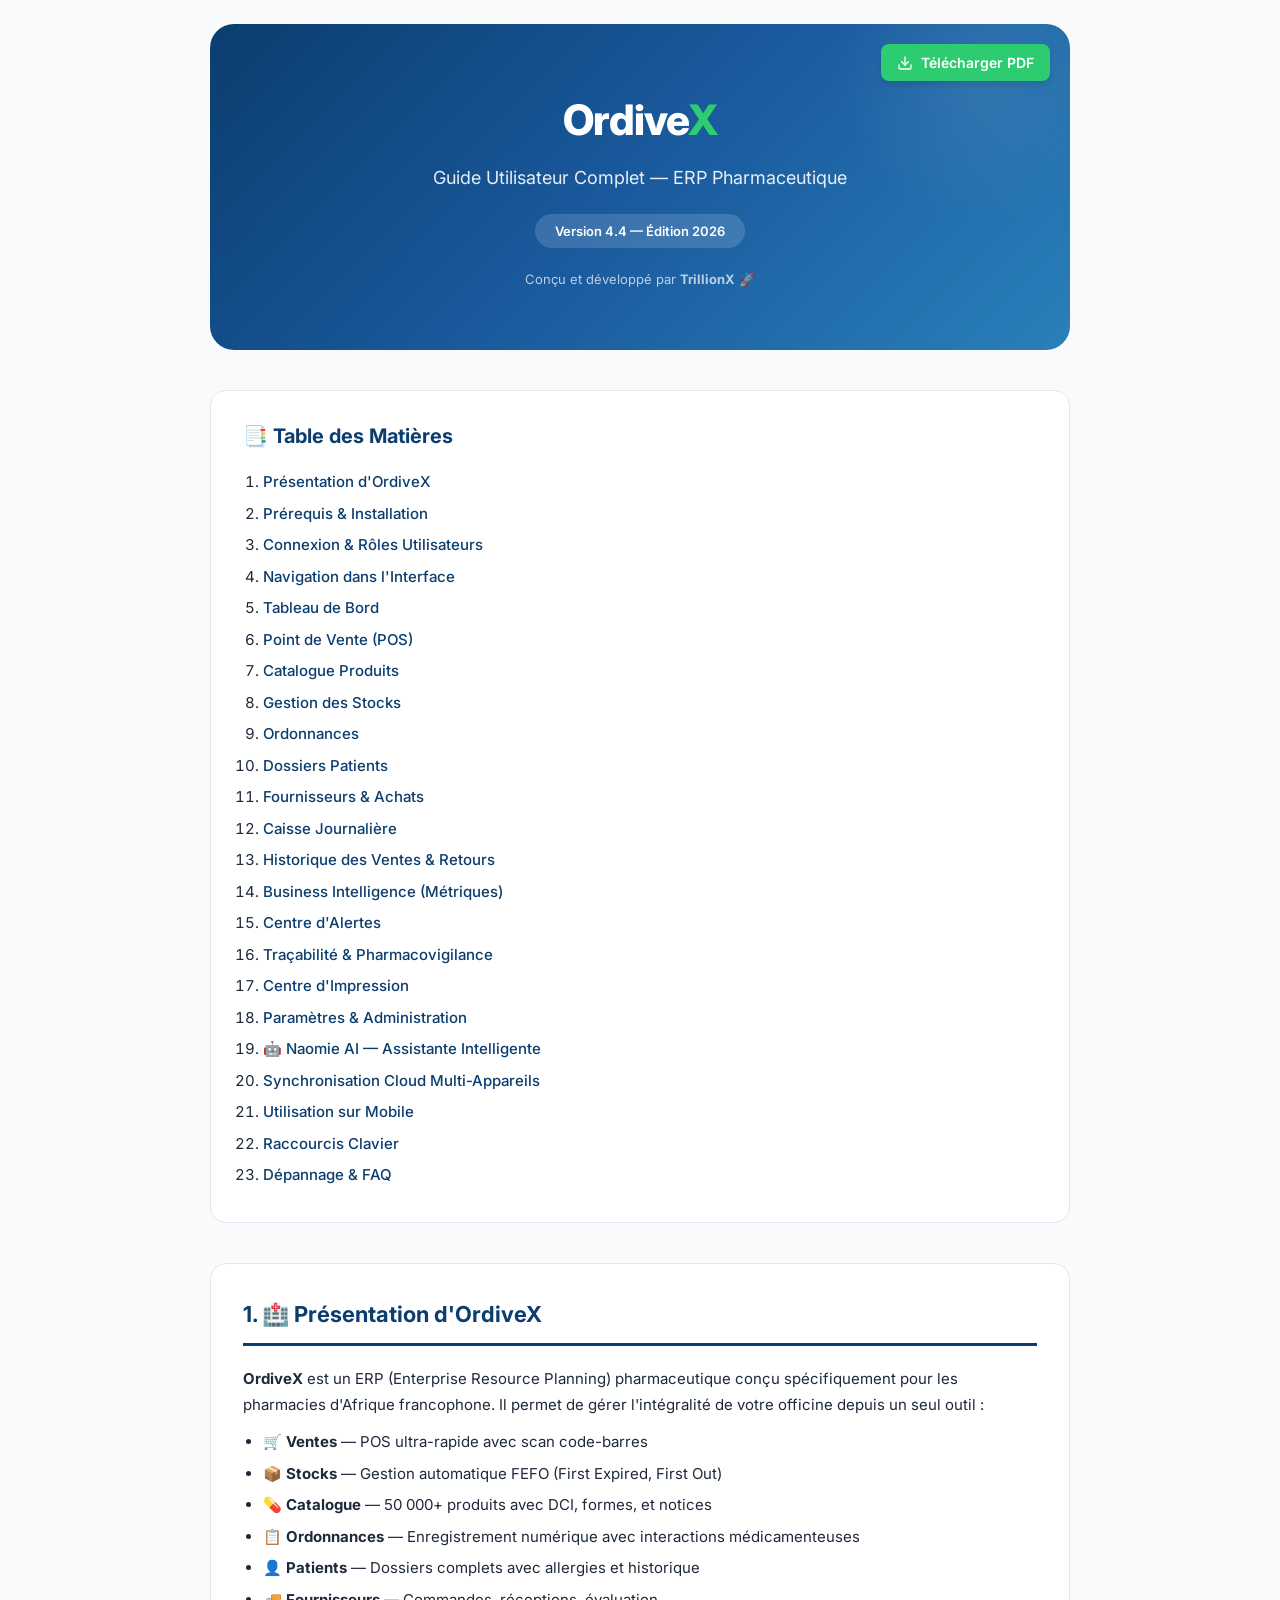
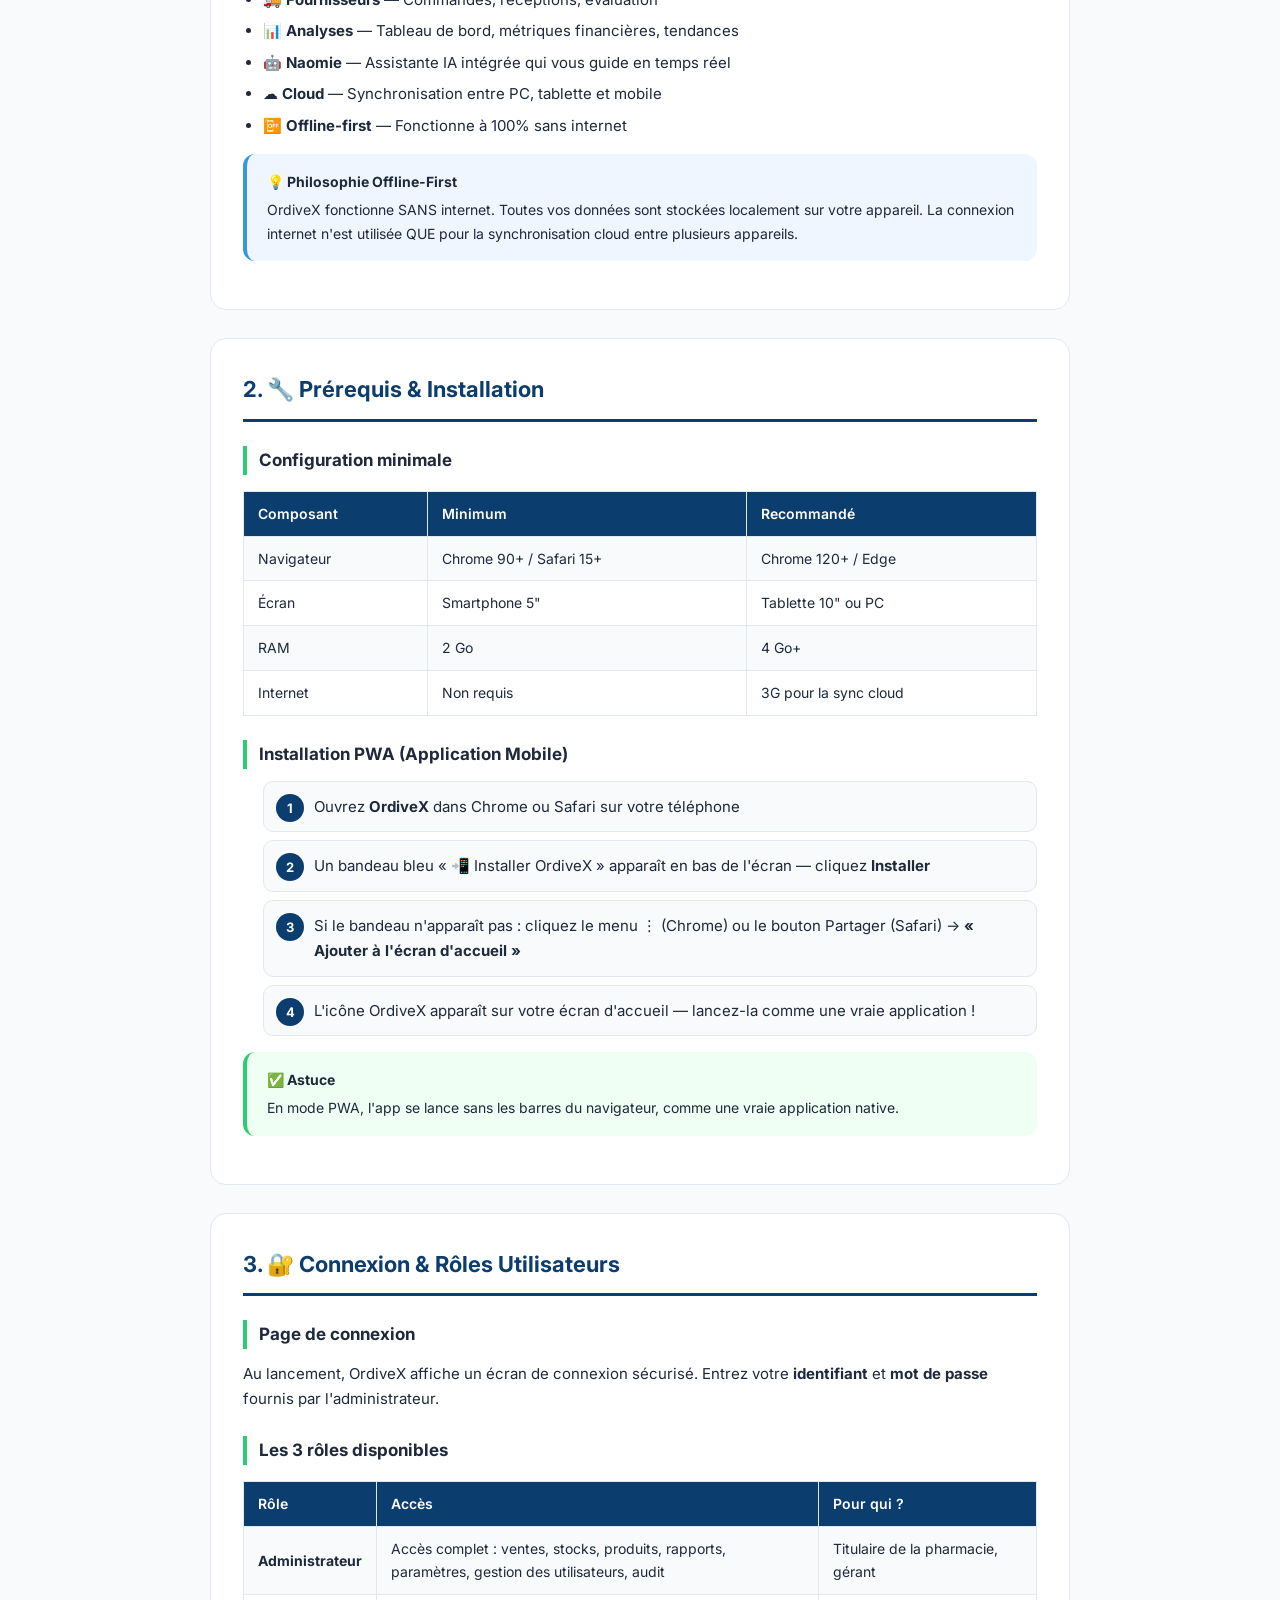
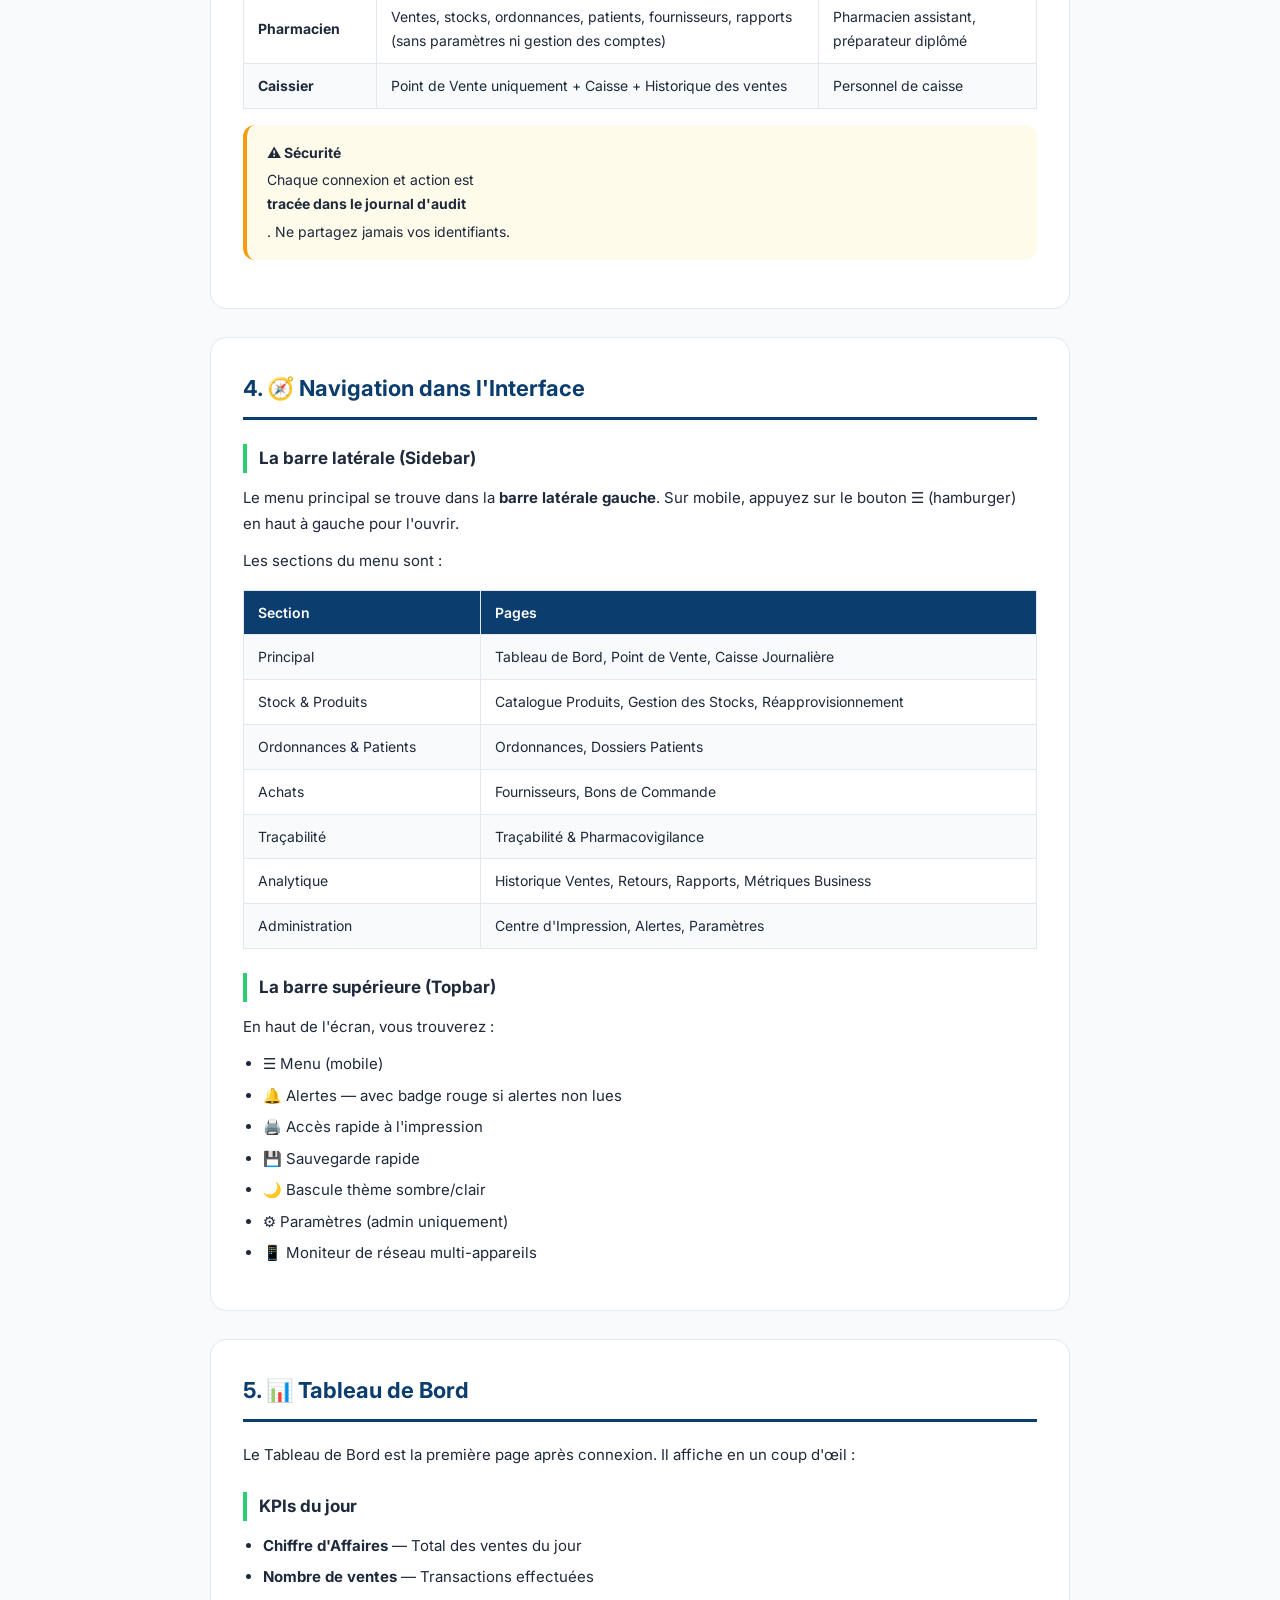
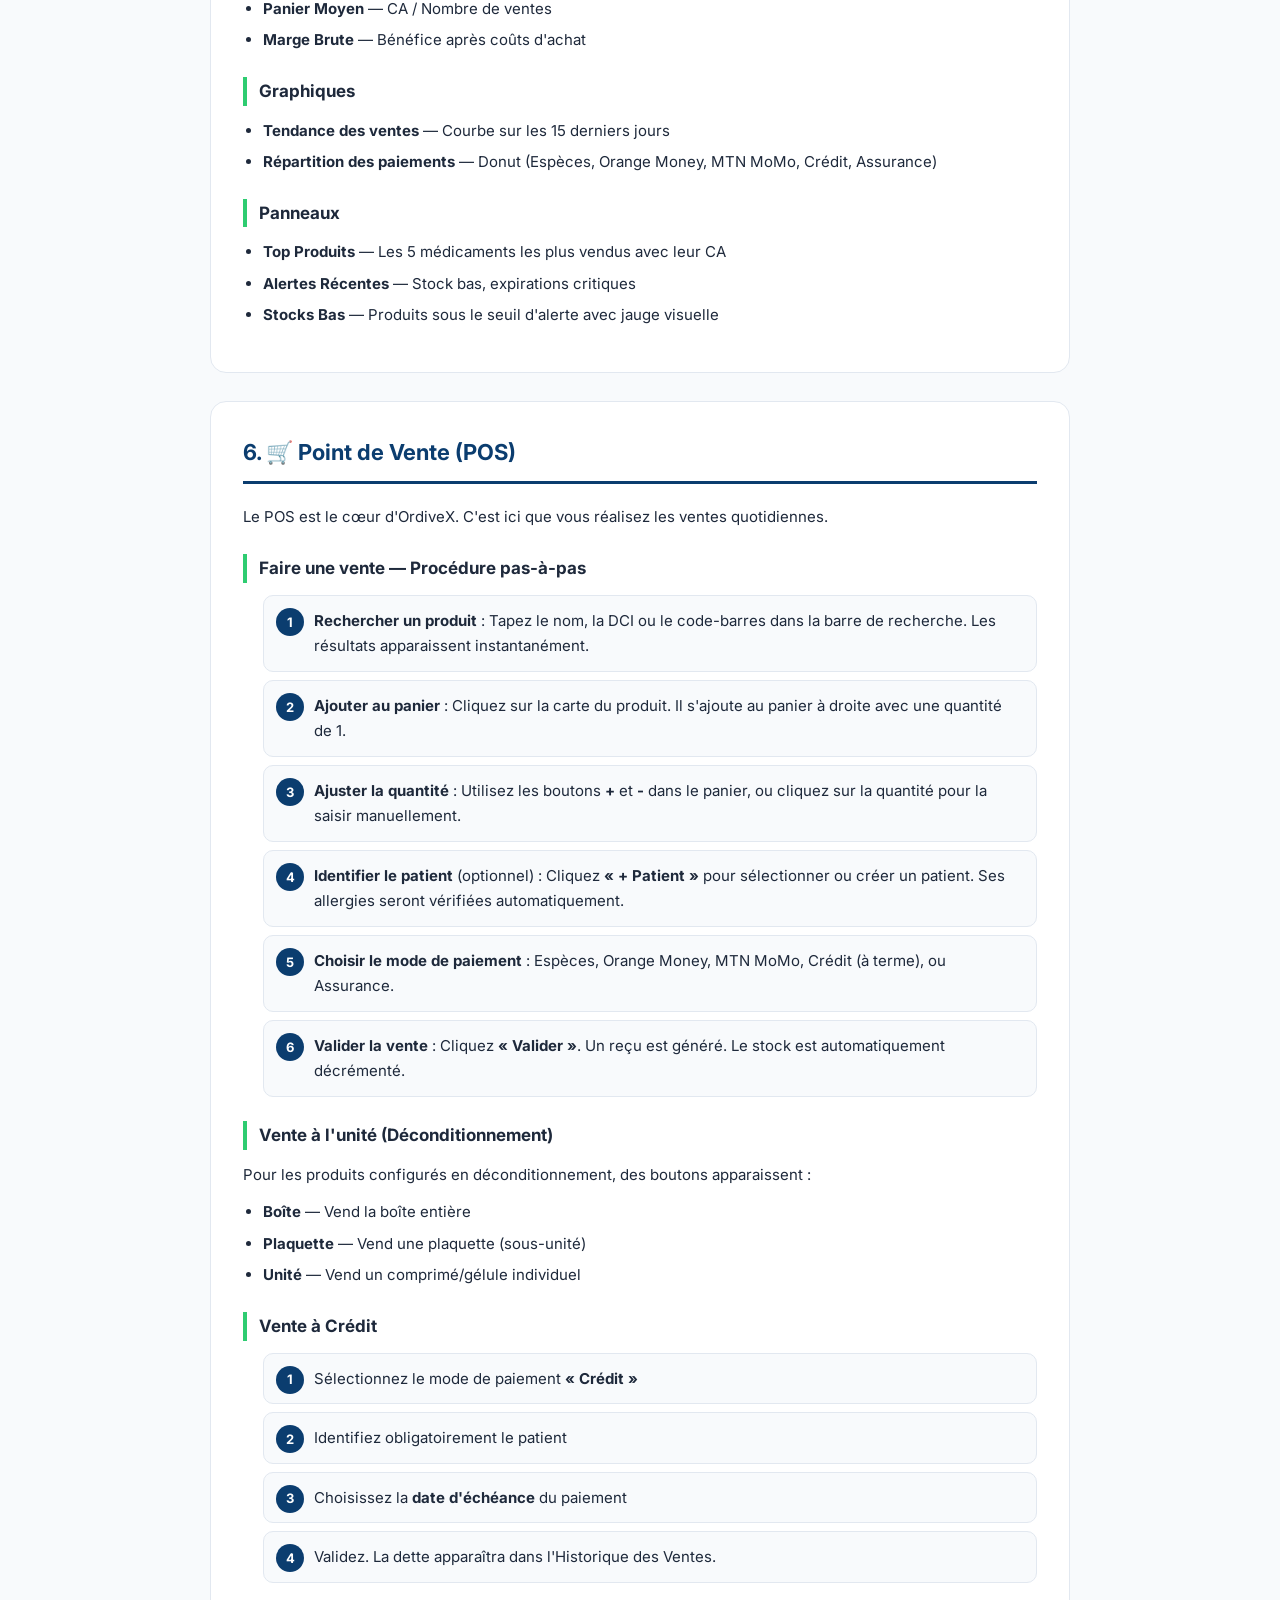
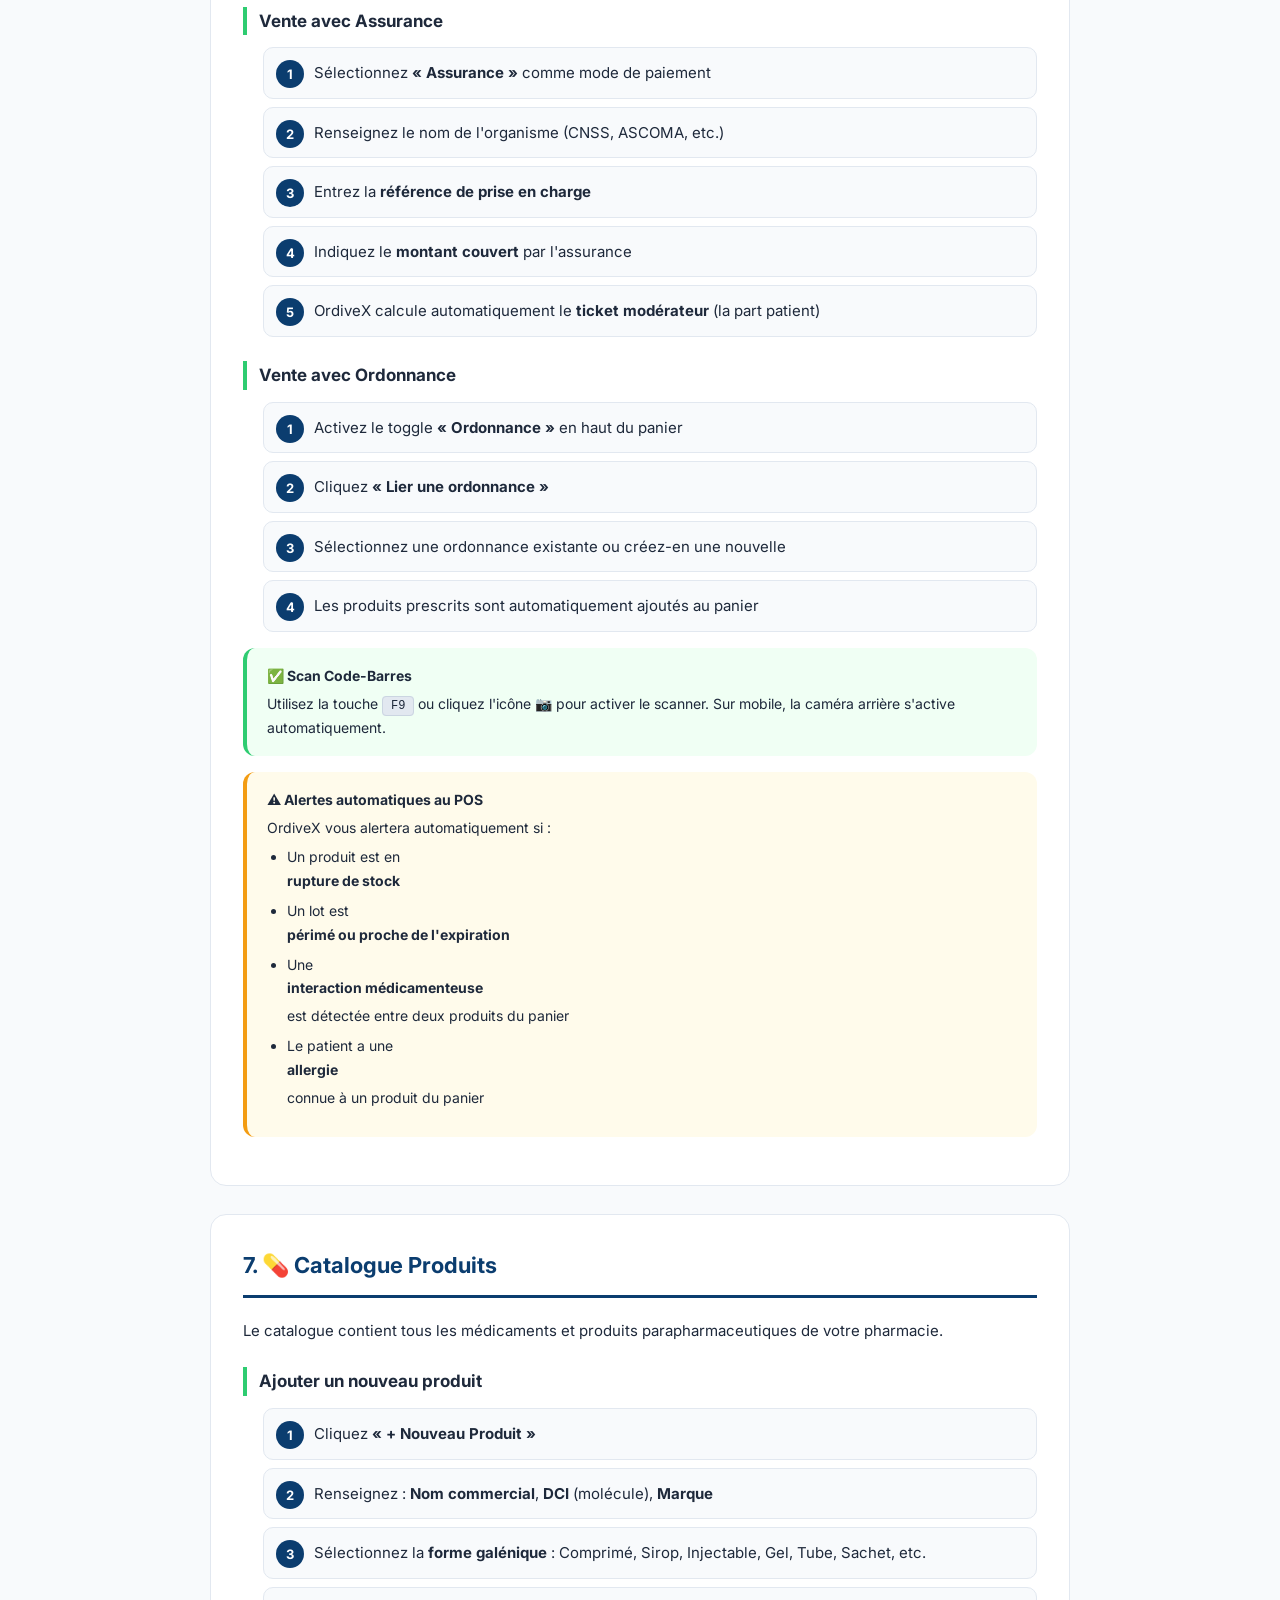
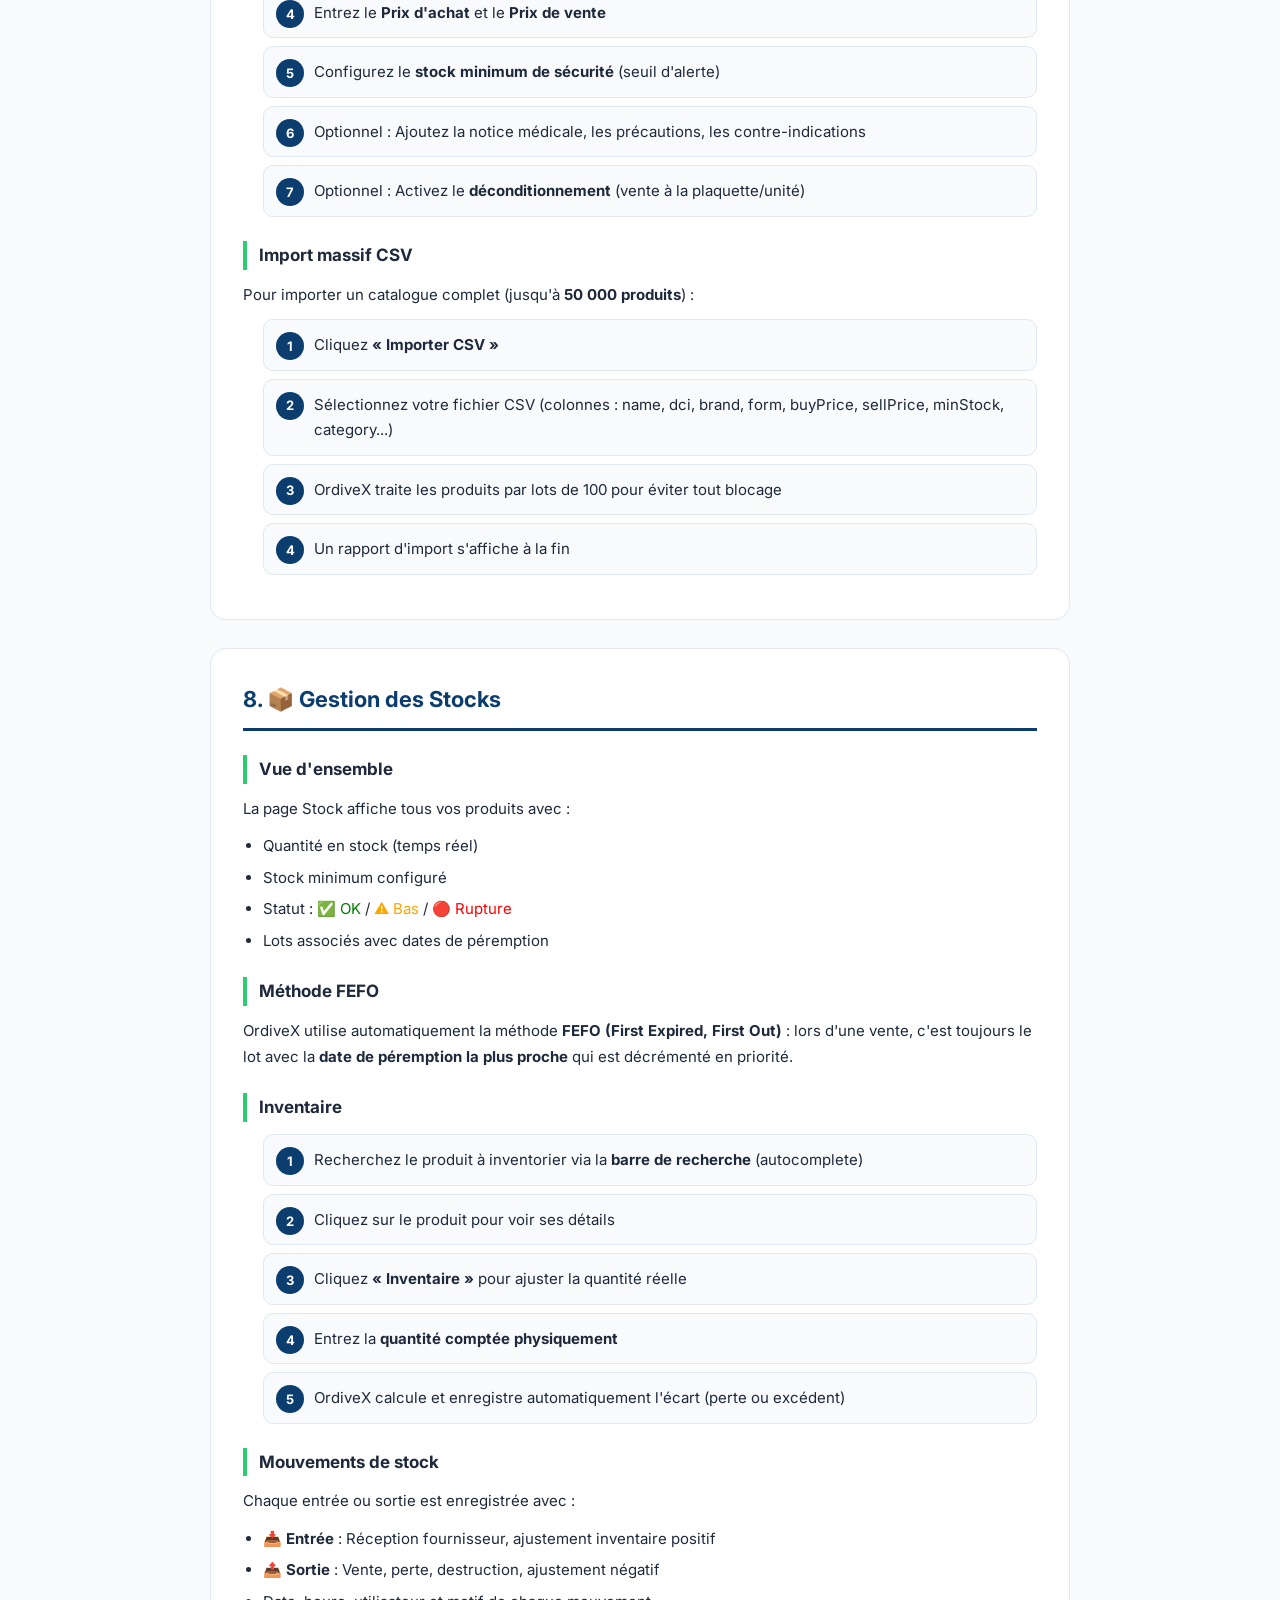
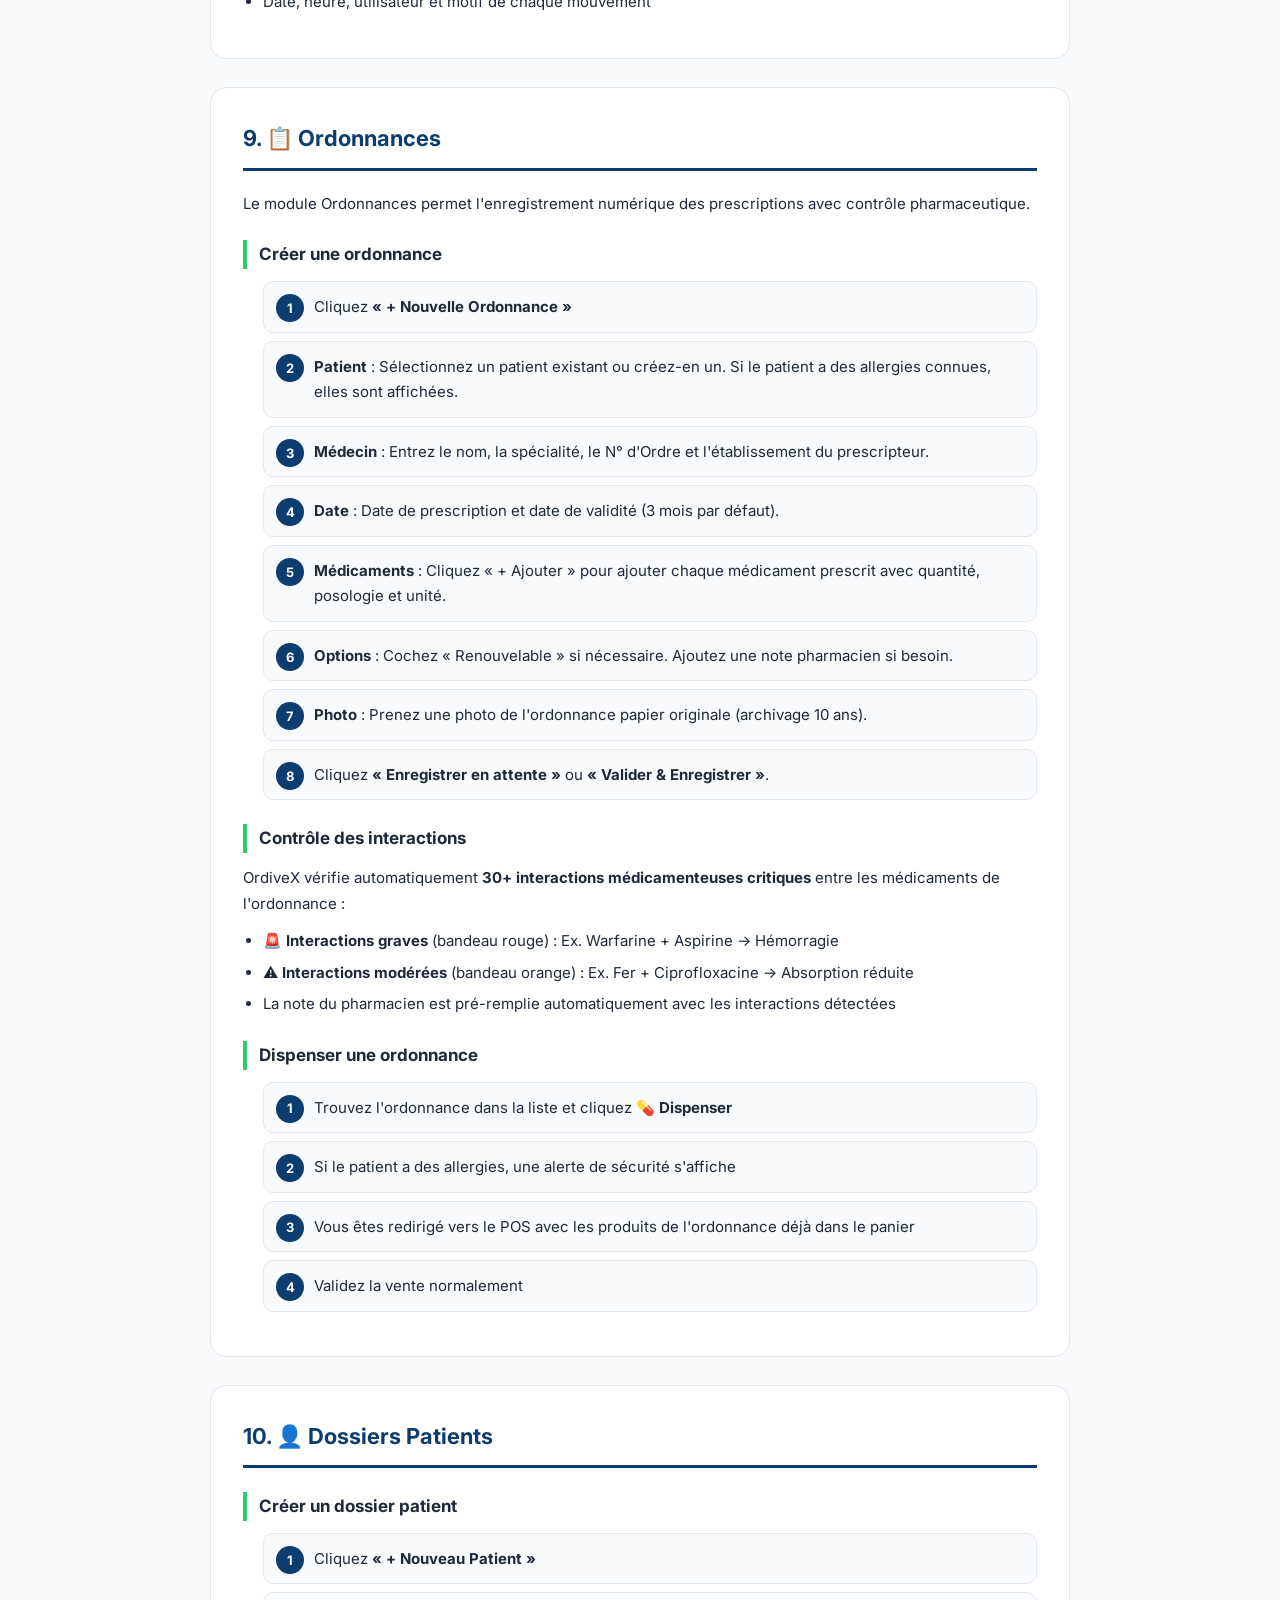
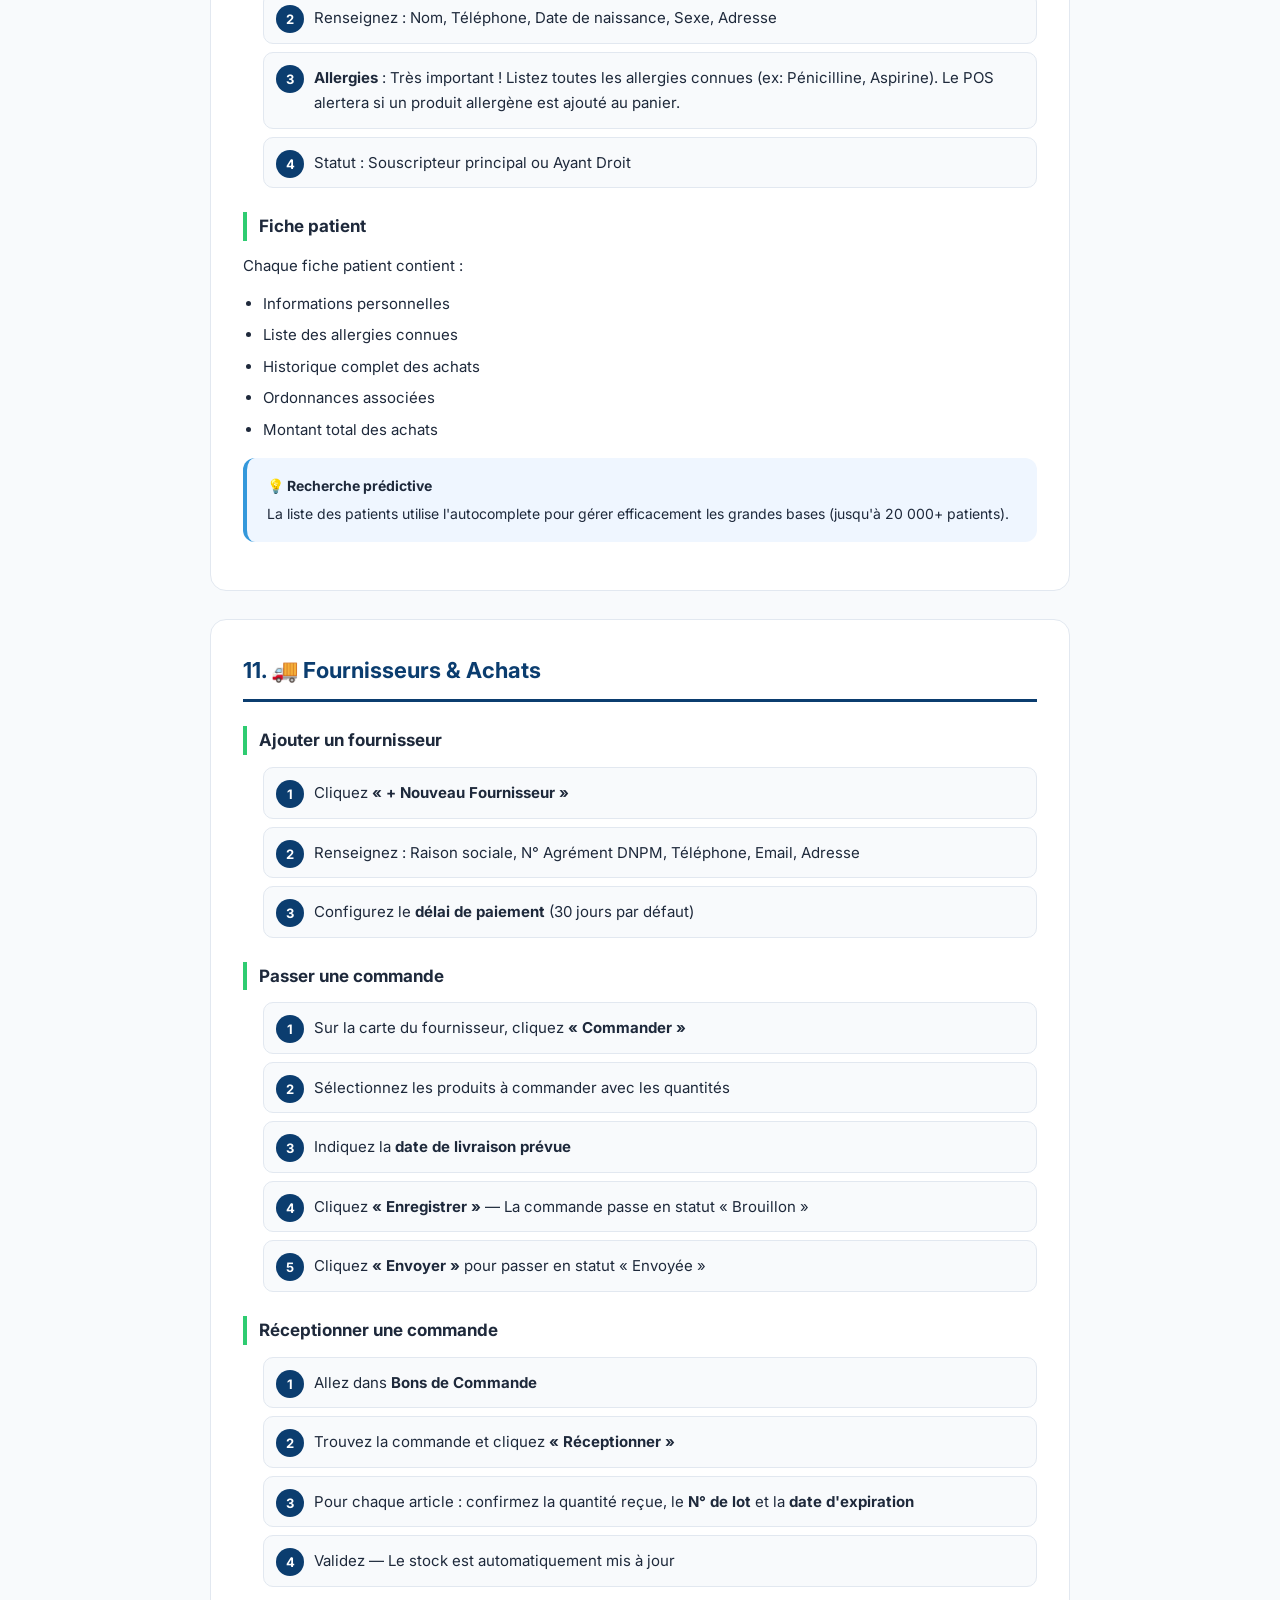
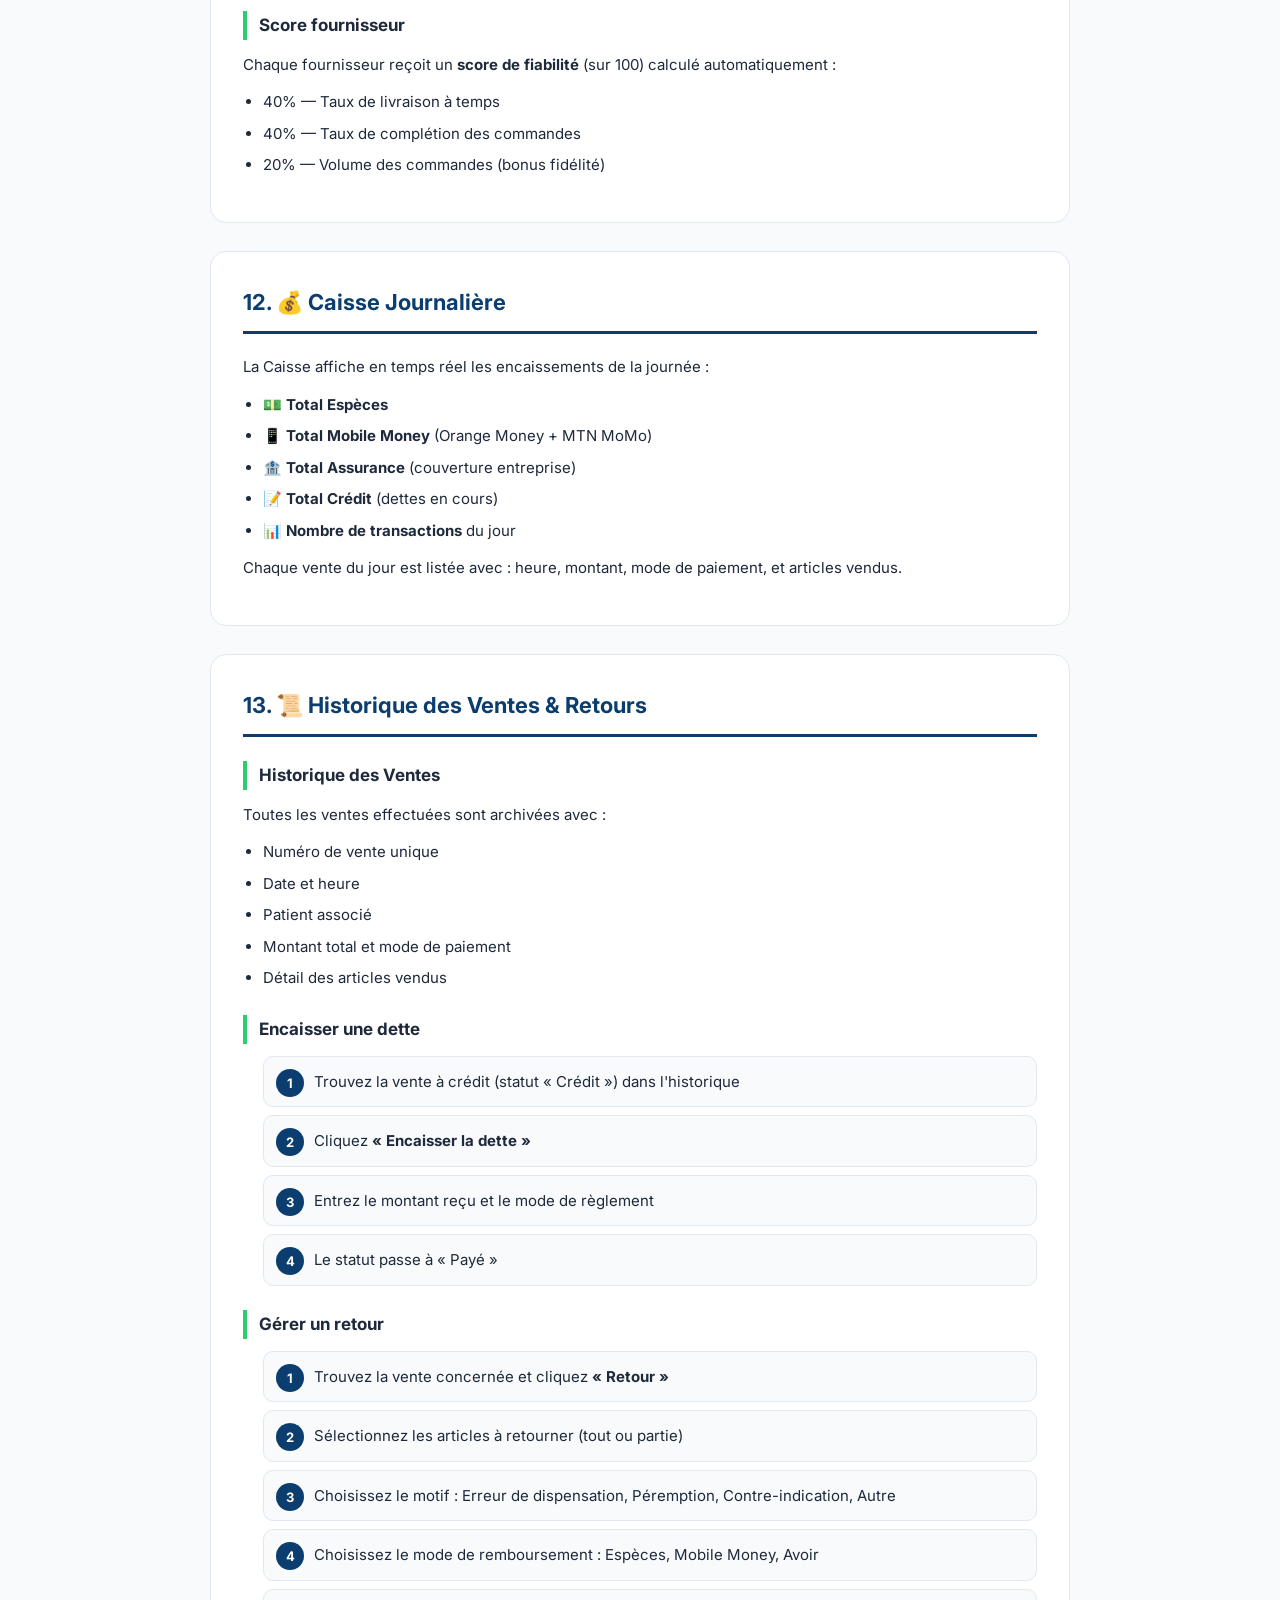
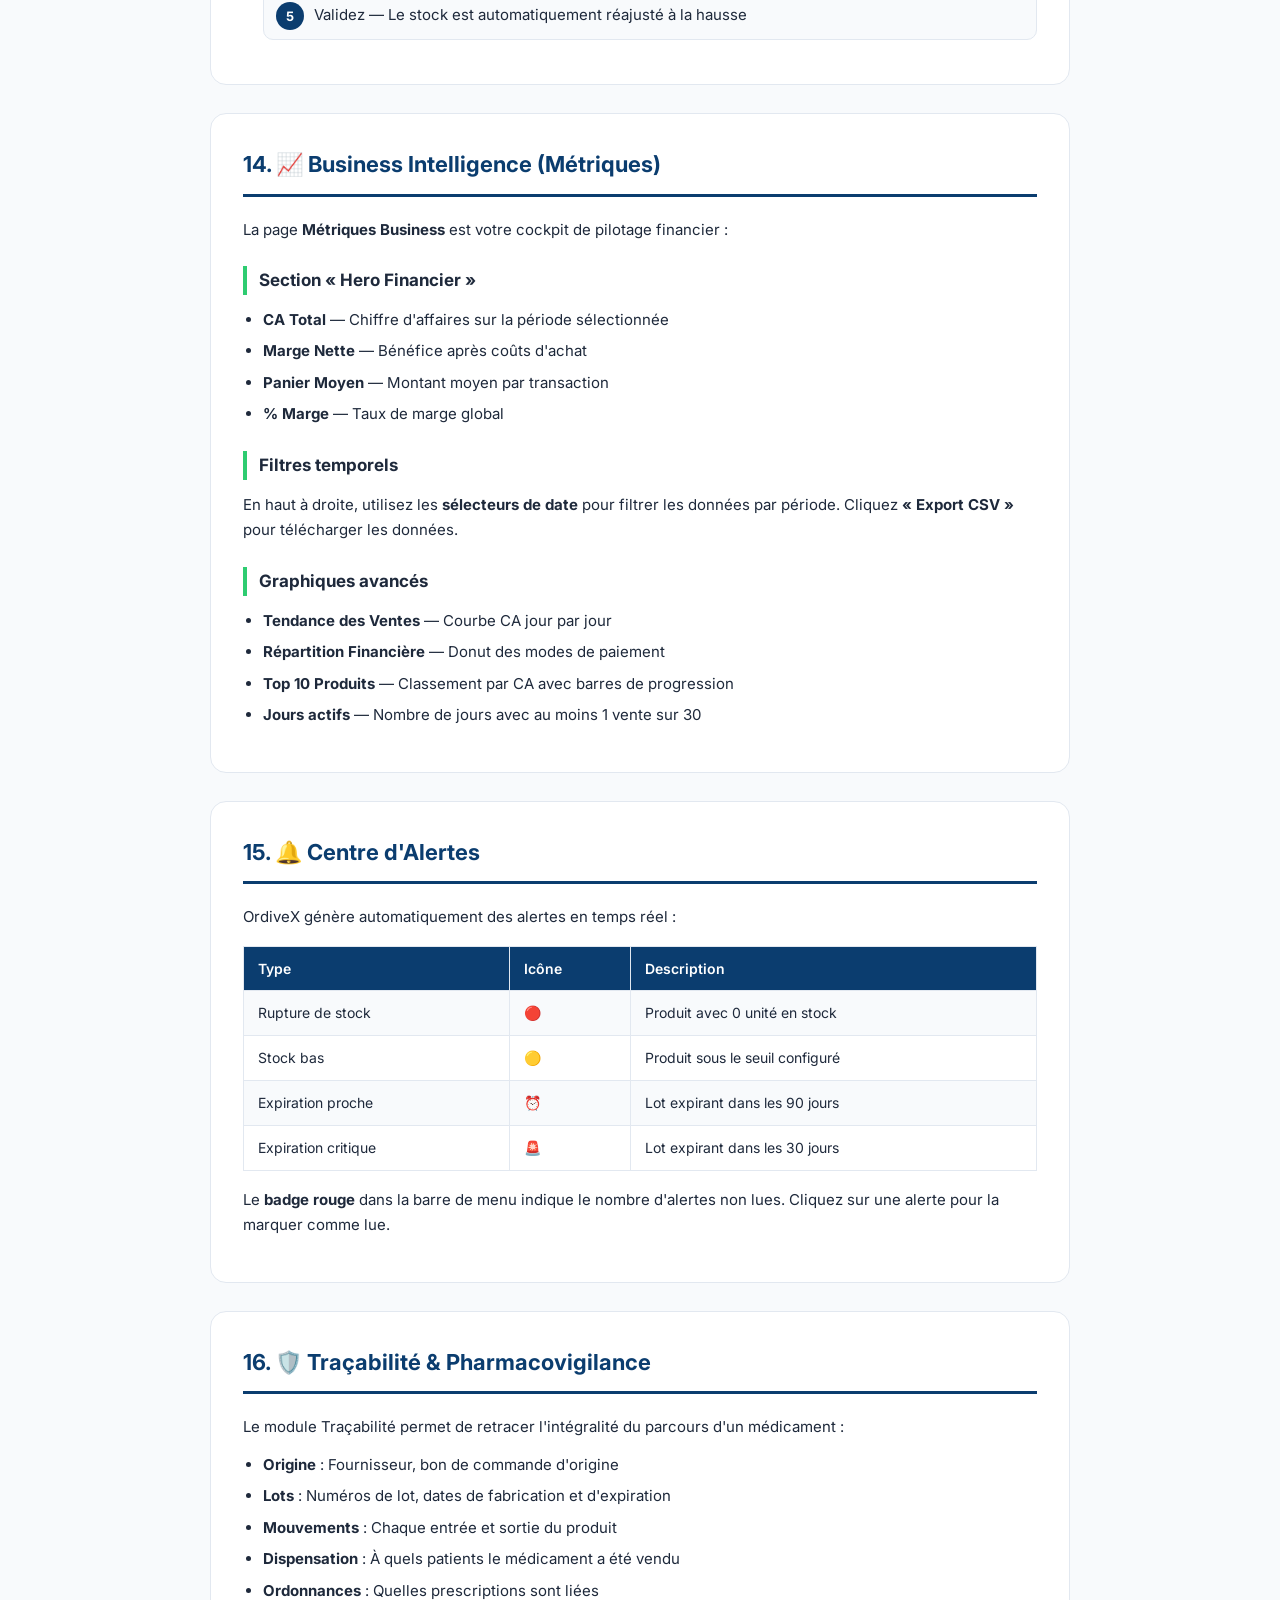
<file: guide-utilisateur-ordivex.html>
<!DOCTYPE html>
<html lang="fr">

<head>
  <meta charset="UTF-8">
  <meta name="viewport" content="width=device-width, initial-scale=1.0">
  <title>OrdiveX — Guide Utilisateur Complet</title>
  <link href="https://fonts.googleapis.com/css2?family=Inter:wght@300;400;500;600;700;800&display=swap"
    rel="stylesheet">
  <style>
    :root {
      --primary: #0B3D6F;
      --accent: #2ECC71;
      --bg: #F8FAFC;
      --surface: #FFFFFF;
      --text: #1E293B;
      --muted: #64748B;
      --border: #E2E8F0;
      --danger: #E74C3C;
      --warning: #F39C12;
      --info: #3498DB;
    }

    html {
      scroll-behavior: smooth;
    }

    * {
      margin: 0;
      padding: 0;
      box-sizing: border-box;
    }

    body {
      font-family: 'Inter', system-ui, sans-serif;
      background: var(--bg);
      color: var(--text);
      line-height: 1.7;
      font-size: 15px;
    }

    .guide-container {
      max-width: 900px;
      margin: 0 auto;
      padding: 24px 20px 80px;
    }

    /* COVER */
    .cover {
      background: linear-gradient(135deg, #0B3D6F 0%, #1a5a9e 50%, #2980b9 100%);
      border-radius: 24px;
      padding: 60px 40px;
      color: white;
      text-align: center;
      margin-bottom: 40px;
      position: relative;
      overflow: hidden;
    }

    .cover::before {
      content: '';
      position: absolute;
      top: -100px;
      right: -60px;
      width: 300px;
      height: 300px;
      background: radial-gradient(circle, rgba(255, 255, 255, 0.08) 0%, transparent 70%);
      border-radius: 50%;
    }

    .cover h1 {
      font-size: 42px;
      font-weight: 800;
      margin-bottom: 8px;
      letter-spacing: -1px;
    }

    .cover h1 span {
      color: var(--accent);
    }

    .cover .subtitle {
      font-size: 18px;
      opacity: 0.9;
      margin-bottom: 20px;
    }

    .cover .version {
      background: rgba(255, 255, 255, 0.15);
      padding: 6px 20px;
      border-radius: 20px;
      display: inline-block;
      font-size: 13px;
      font-weight: 600;
    }

    /* TOC */
    .toc {
      background: var(--surface);
      border: 1px solid var(--border);
      border-radius: 16px;
      padding: 28px 32px;
      margin-bottom: 40px;
    }

    .toc h2 {
      font-size: 20px;
      margin-bottom: 16px;
      color: var(--primary);
    }

    .toc ol {
      padding-left: 20px;
    }

    .toc li {
      margin-bottom: 6px;
    }

    .toc a {
      color: var(--primary);
      text-decoration: none;
      font-weight: 500;
    }

    .toc a:hover {
      text-decoration: underline;
    }

    /* SECTIONS */
    .section {
      background: var(--surface);
      border: 1px solid var(--border);
      border-radius: 16px;
      padding: 32px;
      margin-bottom: 28px;
      page-break-inside: avoid;
    }

    .section h2 {
      font-size: 22px;
      font-weight: 700;
      color: var(--primary);
      border-bottom: 3px solid var(--primary);
      padding-bottom: 10px;
      margin-bottom: 20px;
      display: flex;
      align-items: center;
      gap: 10px;
    }

    .section h3 {
      font-size: 17px;
      font-weight: 700;
      color: var(--text);
      margin: 24px 0 12px;
      padding-left: 12px;
      border-left: 4px solid var(--accent);
    }

    .section h4 {
      font-size: 15px;
      font-weight: 600;
      color: var(--muted);
      margin: 16px 0 8px;
    }

    .section p {
      margin-bottom: 12px;
    }

    .section ul,
    .section ol {
      padding-left: 20px;
      margin-bottom: 12px;
    }

    .section li {
      margin-bottom: 6px;
    }

    /* SPECIAL BOXES */
    .tip,
    .warning,
    .important,
    .example {
      padding: 16px 20px;
      border-radius: 12px;
      margin: 16px 0;
      font-size: 14px;
    }

    .tip {
      background: #F0FFF4;
      border-left: 4px solid var(--accent);
    }

    .warning {
      background: #FFFBEB;
      border-left: 4px solid var(--warning);
    }

    .important {
      background: #EFF6FF;
      border-left: 4px solid var(--info);
    }

    .example {
      background: #F8FAFC;
      border: 1px dashed var(--border);
    }

    .tip strong,
    .warning strong,
    .important strong {
      display: block;
      margin-bottom: 4px;
    }

    /* STEPS */
    .steps {
      counter-reset: step;
      padding-left: 0;
      list-style: none;
    }

    .steps li {
      counter-increment: step;
      padding: 12px 16px 12px 50px;
      position: relative;
      margin-bottom: 8px;
      background: #F8FAFC;
      border-radius: 10px;
      border: 1px solid var(--border);
    }

    .steps li::before {
      content: counter(step);
      position: absolute;
      left: 12px;
      top: 12px;
      width: 28px;
      height: 28px;
      background: var(--primary);
      color: white;
      border-radius: 50%;
      display: flex;
      align-items: center;
      justify-content: center;
      font-weight: 700;
      font-size: 13px;
    }

    /* KEYBOARD */
    kbd {
      background: #E2E8F0;
      padding: 2px 8px;
      border-radius: 4px;
      font-size: 12px;
      font-family: 'JetBrains Mono', monospace;
      border: 1px solid #CBD5E1;
    }

    /* TABLE */
    table {
      width: 100%;
      border-collapse: collapse;
      margin: 16px 0;
      font-size: 14px;
    }

    th,
    td {
      padding: 10px 14px;
      border: 1px solid var(--border);
      text-align: left;
    }

    th {
      background: var(--primary);
      color: white;
      font-weight: 600;
    }

    tr:nth-child(even) {
      background: #F8FAFC;
    }

    /* NAOMIE CHAT EXAMPLE */
    .chat-example {
      background: #F1F5F9;
      border-radius: 16px;
      padding: 20px;
      margin: 16px 0;
    }

    .chat-ex-user,
    .chat-ex-bot {
      padding: 10px 16px;
      border-radius: 12px;
      margin-bottom: 8px;
      max-width: 80%;
      font-size: 14px;
    }

    .chat-ex-user {
      background: var(--primary);
      color: white;
      margin-left: auto;
      border-bottom-right-radius: 4px;
    }

    .chat-ex-bot {
      background: white;
      border: 1px solid var(--border);
      border-bottom-left-radius: 4px;
    }

    /* PRINT */
    @media print {
      body {
        font-size: 12px;
      }
      .no-print {
        display: none !important;
      }

      .cover {
        padding: 30px 20px;
      }

      .cover h1 {
        font-size: 28px;
      }

      .section {
        break-inside: avoid;
      }

      .guide-container {
        max-width: 100%;
        padding: 0;
      }
    }

    /* MOBILE */
    @media (max-width: 768px) {
      .cover {
        padding: 40px 20px;
      }

      .cover h1 {
        font-size: 28px;
      }

      .section {
        padding: 20px;
      }

      .section h2 {
        font-size: 18px;
      }
    }
  </style>
</head>

<body>

  <div class="guide-container">

    <!-- ═══════════════════════════════════════ COUVERTURE ═══════════════════════════════════════ -->
    <div class="cover">
      <button onclick="window.print()" class="no-print" style="position: absolute; top: 20px; right: 20px; padding: 10px 16px; background: var(--accent); color: white; border: none; border-radius: 8px; cursor: pointer; font-weight: 600; box-shadow: 0 4px 6px rgba(0,0,0,0.1); font-family: inherit; font-size: 14px; display: flex; align-items: center; gap: 8px;">
        <svg xmlns="http://www.w3.org/2000/svg" width="16" height="16" viewBox="0 0 24 24" fill="none" stroke="currentColor" stroke-width="2" stroke-linecap="round" stroke-linejoin="round"><path d="M21 15v4a2 2 0 0 1-2 2H5a2 2 0 0 1-2-2v-4"></path><polyline points="7 10 12 15 17 10"></polyline><line x1="12" y1="15" x2="12" y2="3"></line></svg>
        Télécharger PDF
      </button>
      <h1>Ordive<span>X</span></h1>
      <p class="subtitle">Guide Utilisateur Complet — ERP Pharmaceutique</p>
      <div class="version">Version 4.4 — Édition 2026</div>
      <p style="margin-top:20px;font-size:13px;opacity:0.7">Conçu et développé par <strong>TrillionX</strong> 🚀</p>
    </div>

    <!-- ═══════════════════════════════════════ TABLE DES MATIÈRES ═══════════════════════════════════════ -->
    <div class="toc">
      <h2>📑 Table des Matières</h2>
      <ol>
        <li><a href="#intro">Présentation d'OrdiveX</a></li>
        <li><a href="#prereqs">Prérequis & Installation</a></li>
        <li><a href="#connexion">Connexion & Rôles Utilisateurs</a></li>
        <li><a href="#navigation">Navigation dans l'Interface</a></li>
        <li><a href="#dashboard">Tableau de Bord</a></li>
        <li><a href="#pos">Point de Vente (POS)</a></li>
        <li><a href="#catalogue">Catalogue Produits</a></li>
        <li><a href="#stock">Gestion des Stocks</a></li>
        <li><a href="#ordonnances">Ordonnances</a></li>
        <li><a href="#patients">Dossiers Patients</a></li>
        <li><a href="#fournisseurs">Fournisseurs & Achats</a></li>
        <li><a href="#caisse">Caisse Journalière</a></li>
        <li><a href="#ventes">Historique des Ventes & Retours</a></li>
        <li><a href="#metrics">Business Intelligence (Métriques)</a></li>
        <li><a href="#alertes">Centre d'Alertes</a></li>
        <li><a href="#tracabilite">Traçabilité & Pharmacovigilance</a></li>
        <li><a href="#impression">Centre d'Impression</a></li>
        <li><a href="#parametres">Paramètres & Administration</a></li>
        <li><a href="#naomie">🤖 Naomie AI — Assistante Intelligente</a></li>
        <li><a href="#cloud">Synchronisation Cloud Multi-Appareils</a></li>
        <li><a href="#mobile">Utilisation sur Mobile</a></li>
        <li><a href="#raccourcis">Raccourcis Clavier</a></li>
        <li><a href="#depannage">Dépannage & FAQ</a></li>
      </ol>
    </div>

    <!-- ═══════ 1. PRÉSENTATION ═══════ -->
    <div class="section" id="intro">
      <h2>1. 🏥 Présentation d'OrdiveX</h2>
      <p><strong>OrdiveX</strong> est un ERP (Enterprise Resource Planning) pharmaceutique conçu spécifiquement pour les
        pharmacies d'Afrique francophone. Il permet de gérer l'intégralité de votre officine depuis un seul outil :</p>
      <ul>
        <li>🛒 <strong>Ventes</strong> — POS ultra-rapide avec scan code-barres</li>
        <li>📦 <strong>Stocks</strong> — Gestion automatique FEFO (First Expired, First Out)</li>
        <li>💊 <strong>Catalogue</strong> — 50 000+ produits avec DCI, formes, et notices</li>
        <li>📋 <strong>Ordonnances</strong> — Enregistrement numérique avec interactions médicamenteuses</li>
        <li>👤 <strong>Patients</strong> — Dossiers complets avec allergies et historique</li>
        <li>🚚 <strong>Fournisseurs</strong> — Commandes, réceptions, évaluation</li>
        <li>📊 <strong>Analyses</strong> — Tableau de bord, métriques financières, tendances</li>
        <li>🤖 <strong>Naomie</strong> — Assistante IA intégrée qui vous guide en temps réel</li>
        <li>☁️ <strong>Cloud</strong> — Synchronisation entre PC, tablette et mobile</li>
        <li>📴 <strong>Offline-first</strong> — Fonctionne à 100% sans internet</li>
      </ul>

      <div class="important">
        <strong>💡 Philosophie Offline-First</strong>
        OrdiveX fonctionne SANS internet. Toutes vos données sont stockées localement sur votre appareil. La connexion
        internet n'est utilisée QUE pour la synchronisation cloud entre plusieurs appareils.
      </div>
    </div>

    <!-- ═══════ 2. PRÉREQUIS ═══════ -->
    <div class="section" id="prereqs">
      <h2>2. 🔧 Prérequis & Installation</h2>
      <h3>Configuration minimale</h3>
      <table>
        <tr>
          <th>Composant</th>
          <th>Minimum</th>
          <th>Recommandé</th>
        </tr>
        <tr>
          <td>Navigateur</td>
          <td>Chrome 90+ / Safari 15+</td>
          <td>Chrome 120+ / Edge</td>
        </tr>
        <tr>
          <td>Écran</td>
          <td>Smartphone 5"</td>
          <td>Tablette 10" ou PC</td>
        </tr>
        <tr>
          <td>RAM</td>
          <td>2 Go</td>
          <td>4 Go+</td>
        </tr>
        <tr>
          <td>Internet</td>
          <td>Non requis</td>
          <td>3G pour la sync cloud</td>
        </tr>
      </table>

      <h3>Installation PWA (Application Mobile)</h3>
      <ol class="steps">
        <li>Ouvrez <strong>OrdiveX</strong> dans Chrome ou Safari sur votre téléphone</li>
        <li>Un bandeau bleu « 📲 Installer OrdiveX » apparaît en bas de l'écran — cliquez <strong>Installer</strong>
        </li>
        <li>Si le bandeau n'apparaît pas : cliquez le menu ⋮ (Chrome) ou le bouton Partager (Safari) → <strong>« Ajouter
            à l'écran d'accueil »</strong></li>
        <li>L'icône OrdiveX apparaît sur votre écran d'accueil — lancez-la comme une vraie application !</li>
      </ol>
      <div class="tip">
        <strong>✅ Astuce</strong>
        En mode PWA, l'app se lance sans les barres du navigateur, comme une vraie application native.
      </div>
    </div>

    <!-- ═══════ 3. CONNEXION ═══════ -->
    <div class="section" id="connexion">
      <h2>3. 🔐 Connexion & Rôles Utilisateurs</h2>
      <h3>Page de connexion</h3>
      <p>Au lancement, OrdiveX affiche un écran de connexion sécurisé. Entrez votre <strong>identifiant</strong> et
        <strong>mot de passe</strong> fournis par l'administrateur.</p>

      <h3>Les 3 rôles disponibles</h3>
      <table>
        <tr>
          <th>Rôle</th>
          <th>Accès</th>
          <th>Pour qui ?</th>
        </tr>
        <tr>
          <td><strong>Administrateur</strong></td>
          <td>Accès complet : ventes, stocks, produits, rapports, paramètres, gestion des utilisateurs, audit</td>
          <td>Titulaire de la pharmacie, gérant</td>
        </tr>
        <tr>
          <td><strong>Pharmacien</strong></td>
          <td>Ventes, stocks, ordonnances, patients, fournisseurs, rapports (sans paramètres ni gestion des comptes)
          </td>
          <td>Pharmacien assistant, préparateur diplômé</td>
        </tr>
        <tr>
          <td><strong>Caissier</strong></td>
          <td>Point de Vente uniquement + Caisse + Historique des ventes</td>
          <td>Personnel de caisse</td>
        </tr>
      </table>

      <div class="warning">
        <strong>⚠️ Sécurité</strong>
        Chaque connexion et action est <strong>tracée dans le journal d'audit</strong>. Ne partagez jamais vos
        identifiants.
      </div>
    </div>

    <!-- ═══════ 4. NAVIGATION ═══════ -->
    <div class="section" id="navigation">
      <h2>4. 🧭 Navigation dans l'Interface</h2>
      <h3>La barre latérale (Sidebar)</h3>
      <p>Le menu principal se trouve dans la <strong>barre latérale gauche</strong>. Sur mobile, appuyez sur le bouton
        <strong>☰</strong> (hamburger) en haut à gauche pour l'ouvrir.</p>
      <p>Les sections du menu sont :</p>
      <table>
        <tr>
          <th>Section</th>
          <th>Pages</th>
        </tr>
        <tr>
          <td>Principal</td>
          <td>Tableau de Bord, Point de Vente, Caisse Journalière</td>
        </tr>
        <tr>
          <td>Stock & Produits</td>
          <td>Catalogue Produits, Gestion des Stocks, Réapprovisionnement</td>
        </tr>
        <tr>
          <td>Ordonnances & Patients</td>
          <td>Ordonnances, Dossiers Patients</td>
        </tr>
        <tr>
          <td>Achats</td>
          <td>Fournisseurs, Bons de Commande</td>
        </tr>
        <tr>
          <td>Traçabilité</td>
          <td>Traçabilité & Pharmacovigilance</td>
        </tr>
        <tr>
          <td>Analytique</td>
          <td>Historique Ventes, Retours, Rapports, Métriques Business</td>
        </tr>
        <tr>
          <td>Administration</td>
          <td>Centre d'Impression, Alertes, Paramètres</td>
        </tr>
      </table>

      <h3>La barre supérieure (Topbar)</h3>
      <p>En haut de l'écran, vous trouverez :</p>
      <ul>
        <li>☰ Menu (mobile)</li>
        <li>🔔 Alertes — avec badge rouge si alertes non lues</li>
        <li>🖨️ Accès rapide à l'impression</li>
        <li>💾 Sauvegarde rapide</li>
        <li>🌙 Bascule thème sombre/clair</li>
        <li>⚙️ Paramètres (admin uniquement)</li>
        <li>📱 Moniteur de réseau multi-appareils</li>
      </ul>
    </div>

    <!-- ═══════ 5. DASHBOARD ═══════ -->
    <div class="section" id="dashboard">
      <h2>5. 📊 Tableau de Bord</h2>
      <p>Le Tableau de Bord est la première page après connexion. Il affiche en un coup d'œil :</p>
      <h3>KPIs du jour</h3>
      <ul>
        <li><strong>Chiffre d'Affaires</strong> — Total des ventes du jour</li>
        <li><strong>Nombre de ventes</strong> — Transactions effectuées</li>
        <li><strong>Panier Moyen</strong> — CA / Nombre de ventes</li>
        <li><strong>Marge Brute</strong> — Bénéfice après coûts d'achat</li>
      </ul>
      <h3>Graphiques</h3>
      <ul>
        <li><strong>Tendance des ventes</strong> — Courbe sur les 15 derniers jours</li>
        <li><strong>Répartition des paiements</strong> — Donut (Espèces, Orange Money, MTN MoMo, Crédit, Assurance)</li>
      </ul>
      <h3>Panneaux</h3>
      <ul>
        <li><strong>Top Produits</strong> — Les 5 médicaments les plus vendus avec leur CA</li>
        <li><strong>Alertes Récentes</strong> — Stock bas, expirations critiques</li>
        <li><strong>Stocks Bas</strong> — Produits sous le seuil d'alerte avec jauge visuelle</li>
      </ul>
    </div>

    <!-- ═══════ 6. POS ═══════ -->
    <div class="section" id="pos">
      <h2>6. 🛒 Point de Vente (POS)</h2>
      <p>Le POS est le cœur d'OrdiveX. C'est ici que vous réalisez les ventes quotidiennes.</p>

      <h3>Faire une vente — Procédure pas-à-pas</h3>
      <ol class="steps">
        <li><strong>Rechercher un produit</strong> : Tapez le nom, la DCI ou le code-barres dans la barre de recherche.
          Les résultats apparaissent instantanément.</li>
        <li><strong>Ajouter au panier</strong> : Cliquez sur la carte du produit. Il s'ajoute au panier à droite avec
          une quantité de 1.</li>
        <li><strong>Ajuster la quantité</strong> : Utilisez les boutons <strong>+</strong> et <strong>-</strong> dans le
          panier, ou cliquez sur la quantité pour la saisir manuellement.</li>
        <li><strong>Identifier le patient</strong> (optionnel) : Cliquez <strong>« + Patient »</strong> pour
          sélectionner ou créer un patient. Ses allergies seront vérifiées automatiquement.</li>
        <li><strong>Choisir le mode de paiement</strong> : Espèces, Orange Money, MTN MoMo, Crédit (à terme), ou
          Assurance.</li>
        <li><strong>Valider la vente</strong> : Cliquez <strong>« Valider »</strong>. Un reçu est généré. Le stock est
          automatiquement décrémenté.</li>
      </ol>

      <h3>Vente à l'unité (Déconditionnement)</h3>
      <p>Pour les produits configurés en déconditionnement, des boutons apparaissent :</p>
      <ul>
        <li><strong>Boîte</strong> — Vend la boîte entière</li>
        <li><strong>Plaquette</strong> — Vend une plaquette (sous-unité)</li>
        <li><strong>Unité</strong> — Vend un comprimé/gélule individuel</li>
      </ul>

      <h3>Vente à Crédit</h3>
      <ol class="steps">
        <li>Sélectionnez le mode de paiement <strong>« Crédit »</strong></li>
        <li>Identifiez obligatoirement le patient</li>
        <li>Choisissez la <strong>date d'échéance</strong> du paiement</li>
        <li>Validez. La dette apparaîtra dans l'Historique des Ventes.</li>
      </ol>

      <h3>Vente avec Assurance</h3>
      <ol class="steps">
        <li>Sélectionnez <strong>« Assurance »</strong> comme mode de paiement</li>
        <li>Renseignez le nom de l'organisme (CNSS, ASCOMA, etc.)</li>
        <li>Entrez la <strong>référence de prise en charge</strong></li>
        <li>Indiquez le <strong>montant couvert</strong> par l'assurance</li>
        <li>OrdiveX calcule automatiquement le <strong>ticket modérateur</strong> (la part patient)</li>
      </ol>

      <h3>Vente avec Ordonnance</h3>
      <ol class="steps">
        <li>Activez le toggle <strong>« Ordonnance »</strong> en haut du panier</li>
        <li>Cliquez <strong>« Lier une ordonnance »</strong></li>
        <li>Sélectionnez une ordonnance existante ou créez-en une nouvelle</li>
        <li>Les produits prescrits sont automatiquement ajoutés au panier</li>
      </ol>

      <div class="tip">
        <strong>✅ Scan Code-Barres</strong>
        Utilisez la touche <kbd>F9</kbd> ou cliquez l'icône 📷 pour activer le scanner. Sur mobile, la caméra arrière
        s'active automatiquement.
      </div>

      <div class="warning">
        <strong>⚠️ Alertes automatiques au POS</strong>
        OrdiveX vous alertera automatiquement si :
        <ul style="margin-top:6px">
          <li>Un produit est en <strong>rupture de stock</strong></li>
          <li>Un lot est <strong>périmé ou proche de l'expiration</strong></li>
          <li>Une <strong>interaction médicamenteuse</strong> est détectée entre deux produits du panier</li>
          <li>Le patient a une <strong>allergie</strong> connue à un produit du panier</li>
        </ul>
      </div>
    </div>

    <!-- ═══════ 7. CATALOGUE ═══════ -->
    <div class="section" id="catalogue">
      <h2>7. 💊 Catalogue Produits</h2>
      <p>Le catalogue contient tous les médicaments et produits parapharmaceutiques de votre pharmacie.</p>

      <h3>Ajouter un nouveau produit</h3>
      <ol class="steps">
        <li>Cliquez <strong>« + Nouveau Produit »</strong></li>
        <li>Renseignez : <strong>Nom commercial</strong>, <strong>DCI</strong> (molécule), <strong>Marque</strong></li>
        <li>Sélectionnez la <strong>forme galénique</strong> : Comprimé, Sirop, Injectable, Gel, Tube, Sachet, etc.</li>
        <li>Entrez le <strong>Prix d'achat</strong> et le <strong>Prix de vente</strong></li>
        <li>Configurez le <strong>stock minimum de sécurité</strong> (seuil d'alerte)</li>
        <li>Optionnel : Ajoutez la notice médicale, les précautions, les contre-indications</li>
        <li>Optionnel : Activez le <strong>déconditionnement</strong> (vente à la plaquette/unité)</li>
      </ol>

      <h3>Import massif CSV</h3>
      <p>Pour importer un catalogue complet (jusqu'à <strong>50 000 produits</strong>) :</p>
      <ol class="steps">
        <li>Cliquez <strong>« Importer CSV »</strong></li>
        <li>Sélectionnez votre fichier CSV (colonnes : name, dci, brand, form, buyPrice, sellPrice, minStock,
          category...)</li>
        <li>OrdiveX traite les produits par lots de 100 pour éviter tout blocage</li>
        <li>Un rapport d'import s'affiche à la fin</li>
      </ol>
    </div>

    <!-- ═══════ 8. STOCK ═══════ -->
    <div class="section" id="stock">
      <h2>8. 📦 Gestion des Stocks</h2>

      <h3>Vue d'ensemble</h3>
      <p>La page Stock affiche tous vos produits avec :</p>
      <ul>
        <li>Quantité en stock (temps réel)</li>
        <li>Stock minimum configuré</li>
        <li>Statut : <span style="color:green">✅ OK</span> / <span style="color:orange">⚠️ Bas</span> / <span
            style="color:red">🔴 Rupture</span></li>
        <li>Lots associés avec dates de péremption</li>
      </ul>

      <h3>Méthode FEFO</h3>
      <p>OrdiveX utilise automatiquement la méthode <strong>FEFO (First Expired, First Out)</strong> : lors d'une vente,
        c'est toujours le lot avec la <strong>date de péremption la plus proche</strong> qui est décrémenté en priorité.
      </p>

      <h3>Inventaire</h3>
      <ol class="steps">
        <li>Recherchez le produit à inventorier via la <strong>barre de recherche</strong> (autocomplete)</li>
        <li>Cliquez sur le produit pour voir ses détails</li>
        <li>Cliquez <strong>« Inventaire »</strong> pour ajuster la quantité réelle</li>
        <li>Entrez la <strong>quantité comptée physiquement</strong></li>
        <li>OrdiveX calcule et enregistre automatiquement l'écart (perte ou excédent)</li>
      </ol>

      <h3>Mouvements de stock</h3>
      <p>Chaque entrée ou sortie est enregistrée avec :</p>
      <ul>
        <li>📥 <strong>Entrée</strong> : Réception fournisseur, ajustement inventaire positif</li>
        <li>📤 <strong>Sortie</strong> : Vente, perte, destruction, ajustement négatif</li>
        <li>Date, heure, utilisateur et motif de chaque mouvement</li>
      </ul>
    </div>

    <!-- ═══════ 9. ORDONNANCES ═══════ -->
    <div class="section" id="ordonnances">
      <h2>9. 📋 Ordonnances</h2>
      <p>Le module Ordonnances permet l'enregistrement numérique des prescriptions avec contrôle pharmaceutique.</p>

      <h3>Créer une ordonnance</h3>
      <ol class="steps">
        <li>Cliquez <strong>« + Nouvelle Ordonnance »</strong></li>
        <li><strong>Patient</strong> : Sélectionnez un patient existant ou créez-en un. Si le patient a des allergies
          connues, elles sont affichées.</li>
        <li><strong>Médecin</strong> : Entrez le nom, la spécialité, le N° d'Ordre et l'établissement du prescripteur.
        </li>
        <li><strong>Date</strong> : Date de prescription et date de validité (3 mois par défaut).</li>
        <li><strong>Médicaments</strong> : Cliquez « + Ajouter » pour ajouter chaque médicament prescrit avec quantité,
          posologie et unité.</li>
        <li><strong>Options</strong> : Cochez « Renouvelable » si nécessaire. Ajoutez une note pharmacien si besoin.
        </li>
        <li><strong>Photo</strong> : Prenez une photo de l'ordonnance papier originale (archivage 10 ans).</li>
        <li>Cliquez <strong>« Enregistrer en attente »</strong> ou <strong>« Valider & Enregistrer »</strong>.</li>
      </ol>

      <h3>Contrôle des interactions</h3>
      <p>OrdiveX vérifie automatiquement <strong>30+ interactions médicamenteuses critiques</strong> entre les
        médicaments de l'ordonnance :</p>
      <ul>
        <li>🚨 <strong>Interactions graves</strong> (bandeau rouge) : Ex. Warfarine + Aspirine → Hémorragie</li>
        <li>⚠️ <strong>Interactions modérées</strong> (bandeau orange) : Ex. Fer + Ciprofloxacine → Absorption réduite
        </li>
        <li>La note du pharmacien est pré-remplie automatiquement avec les interactions détectées</li>
      </ul>

      <h3>Dispenser une ordonnance</h3>
      <ol class="steps">
        <li>Trouvez l'ordonnance dans la liste et cliquez <strong>💊 Dispenser</strong></li>
        <li>Si le patient a des allergies, une alerte de sécurité s'affiche</li>
        <li>Vous êtes redirigé vers le POS avec les produits de l'ordonnance déjà dans le panier</li>
        <li>Validez la vente normalement</li>
      </ol>
    </div>

    <!-- ═══════ 10. PATIENTS ═══════ -->
    <div class="section" id="patients">
      <h2>10. 👤 Dossiers Patients</h2>
      <h3>Créer un dossier patient</h3>
      <ol class="steps">
        <li>Cliquez <strong>« + Nouveau Patient »</strong></li>
        <li>Renseignez : Nom, Téléphone, Date de naissance, Sexe, Adresse</li>
        <li><strong>Allergies</strong> : Très important ! Listez toutes les allergies connues (ex: Pénicilline,
          Aspirine). Le POS alertera si un produit allergène est ajouté au panier.</li>
        <li>Statut : Souscripteur principal ou Ayant Droit</li>
      </ol>

      <h3>Fiche patient</h3>
      <p>Chaque fiche patient contient :</p>
      <ul>
        <li>Informations personnelles</li>
        <li>Liste des allergies connues</li>
        <li>Historique complet des achats</li>
        <li>Ordonnances associées</li>
        <li>Montant total des achats</li>
      </ul>

      <div class="important">
        <strong>💡 Recherche prédictive</strong>
        La liste des patients utilise l'autocomplete pour gérer efficacement les grandes bases (jusqu'à 20 000+
        patients).
      </div>
    </div>

    <!-- ═══════ 11. FOURNISSEURS ═══════ -->
    <div class="section" id="fournisseurs">
      <h2>11. 🚚 Fournisseurs & Achats</h2>

      <h3>Ajouter un fournisseur</h3>
      <ol class="steps">
        <li>Cliquez <strong>« + Nouveau Fournisseur »</strong></li>
        <li>Renseignez : Raison sociale, N° Agrément DNPM, Téléphone, Email, Adresse</li>
        <li>Configurez le <strong>délai de paiement</strong> (30 jours par défaut)</li>
      </ol>

      <h3>Passer une commande</h3>
      <ol class="steps">
        <li>Sur la carte du fournisseur, cliquez <strong>« Commander »</strong></li>
        <li>Sélectionnez les produits à commander avec les quantités</li>
        <li>Indiquez la <strong>date de livraison prévue</strong></li>
        <li>Cliquez <strong>« Enregistrer »</strong> — La commande passe en statut « Brouillon »</li>
        <li>Cliquez <strong>« Envoyer »</strong> pour passer en statut « Envoyée »</li>
      </ol>

      <h3>Réceptionner une commande</h3>
      <ol class="steps">
        <li>Allez dans <strong>Bons de Commande</strong></li>
        <li>Trouvez la commande et cliquez <strong>« Réceptionner »</strong></li>
        <li>Pour chaque article : confirmez la quantité reçue, le <strong>N° de lot</strong> et la <strong>date
            d'expiration</strong></li>
        <li>Validez — Le stock est automatiquement mis à jour</li>
      </ol>

      <h3>Score fournisseur</h3>
      <p>Chaque fournisseur reçoit un <strong>score de fiabilité</strong> (sur 100) calculé automatiquement :</p>
      <ul>
        <li>40% — Taux de livraison à temps</li>
        <li>40% — Taux de complétion des commandes</li>
        <li>20% — Volume des commandes (bonus fidélité)</li>
      </ul>
    </div>

    <!-- ═══════ 12. CAISSE ═══════ -->
    <div class="section" id="caisse">
      <h2>12. 💰 Caisse Journalière</h2>
      <p>La Caisse affiche en temps réel les encaissements de la journée :</p>
      <ul>
        <li>💵 <strong>Total Espèces</strong></li>
        <li>📱 <strong>Total Mobile Money</strong> (Orange Money + MTN MoMo)</li>
        <li>🏦 <strong>Total Assurance</strong> (couverture entreprise)</li>
        <li>📝 <strong>Total Crédit</strong> (dettes en cours)</li>
        <li>📊 <strong>Nombre de transactions</strong> du jour</li>
      </ul>
      <p>Chaque vente du jour est listée avec : heure, montant, mode de paiement, et articles vendus.</p>
    </div>

    <!-- ═══════ 13. VENTES & RETOURS ═══════ -->
    <div class="section" id="ventes">
      <h2>13. 📜 Historique des Ventes & Retours</h2>

      <h3>Historique des Ventes</h3>
      <p>Toutes les ventes effectuées sont archivées avec :</p>
      <ul>
        <li>Numéro de vente unique</li>
        <li>Date et heure</li>
        <li>Patient associé</li>
        <li>Montant total et mode de paiement</li>
        <li>Détail des articles vendus</li>
      </ul>

      <h3>Encaisser une dette</h3>
      <ol class="steps">
        <li>Trouvez la vente à crédit (statut « Crédit ») dans l'historique</li>
        <li>Cliquez <strong>« Encaisser la dette »</strong></li>
        <li>Entrez le montant reçu et le mode de règlement</li>
        <li>Le statut passe à « Payé »</li>
      </ol>

      <h3>Gérer un retour</h3>
      <ol class="steps">
        <li>Trouvez la vente concernée et cliquez <strong>« Retour »</strong></li>
        <li>Sélectionnez les articles à retourner (tout ou partie)</li>
        <li>Choisissez le motif : Erreur de dispensation, Péremption, Contre-indication, Autre</li>
        <li>Choisissez le mode de remboursement : Espèces, Mobile Money, Avoir</li>
        <li>Validez — Le stock est automatiquement réajusté à la hausse</li>
      </ol>
    </div>

    <!-- ═══════ 14. METRICS ═══════ -->
    <div class="section" id="metrics">
      <h2>14. 📈 Business Intelligence (Métriques)</h2>
      <p>La page <strong>Métriques Business</strong> est votre cockpit de pilotage financier :</p>

      <h3>Section « Hero Financier »</h3>
      <ul>
        <li><strong>CA Total</strong> — Chiffre d'affaires sur la période sélectionnée</li>
        <li><strong>Marge Nette</strong> — Bénéfice après coûts d'achat</li>
        <li><strong>Panier Moyen</strong> — Montant moyen par transaction</li>
        <li><strong>% Marge</strong> — Taux de marge global</li>
      </ul>

      <h3>Filtres temporels</h3>
      <p>En haut à droite, utilisez les <strong>sélecteurs de date</strong> pour filtrer les données par période.
        Cliquez <strong>« Export CSV »</strong> pour télécharger les données.</p>

      <h3>Graphiques avancés</h3>
      <ul>
        <li><strong>Tendance des Ventes</strong> — Courbe CA jour par jour</li>
        <li><strong>Répartition Financière</strong> — Donut des modes de paiement</li>
        <li><strong>Top 10 Produits</strong> — Classement par CA avec barres de progression</li>
        <li><strong>Jours actifs</strong> — Nombre de jours avec au moins 1 vente sur 30</li>
      </ul>
    </div>

    <!-- ═══════ 15. ALERTES ═══════ -->
    <div class="section" id="alertes">
      <h2>15. 🔔 Centre d'Alertes</h2>
      <p>OrdiveX génère automatiquement des alertes en temps réel :</p>
      <table>
        <tr>
          <th>Type</th>
          <th>Icône</th>
          <th>Description</th>
        </tr>
        <tr>
          <td>Rupture de stock</td>
          <td>🔴</td>
          <td>Produit avec 0 unité en stock</td>
        </tr>
        <tr>
          <td>Stock bas</td>
          <td>🟡</td>
          <td>Produit sous le seuil configuré</td>
        </tr>
        <tr>
          <td>Expiration proche</td>
          <td>⏰</td>
          <td>Lot expirant dans les 90 jours</td>
        </tr>
        <tr>
          <td>Expiration critique</td>
          <td>🚨</td>
          <td>Lot expirant dans les 30 jours</td>
        </tr>
      </table>
      <p>Le <strong>badge rouge</strong> dans la barre de menu indique le nombre d'alertes non lues. Cliquez sur une
        alerte pour la marquer comme lue.</p>
    </div>

    <!-- ═══════ 16. TRAÇABILITÉ ═══════ -->
    <div class="section" id="tracabilite">
      <h2>16. 🛡️ Traçabilité & Pharmacovigilance</h2>
      <p>Le module Traçabilité permet de retracer l'intégralité du parcours d'un médicament :</p>
      <ul>
        <li><strong>Origine</strong> : Fournisseur, bon de commande d'origine</li>
        <li><strong>Lots</strong> : Numéros de lot, dates de fabrication et d'expiration</li>
        <li><strong>Mouvements</strong> : Chaque entrée et sortie du produit</li>
        <li><strong>Dispensation</strong> : À quels patients le médicament a été vendu</li>
        <li><strong>Ordonnances</strong> : Quelles prescriptions sont liées</li>
      </ul>
      <div class="important">
        <strong>💡 Conformité DNPM</strong>
        Ce module vous permet de répondre aux exigences de traçabilité de la Direction Nationale de la Pharmacie et du
        Médicament de Guinée.
      </div>
    </div>

    <!-- ═══════ 17. IMPRESSION ═══════ -->
    <div class="section" id="impression">
      <h2>17. 🖨️ Centre d'Impression</h2>
      <p>Le Centre d'Impression permet de générer et imprimer :</p>
      <ul>
        <li><strong>Reçus de vente</strong> — Format 58mm ou 80mm pour imprimantes thermiques</li>
        <li><strong>Factures</strong> — Format A4 détaillé avec TVA</li>
        <li><strong>Bons de commande</strong> — Pour les fournisseurs</li>
        <li><strong>Rapports de stock</strong> — Inventaire complet</li>
        <li><strong>Étiquettes d'ordonnance</strong></li>
      </ul>
      <div class="tip">
        <strong>✅ Astuce Impression Mobile</strong>
        Sur mobile, utilisez une imprimante thermique Bluetooth (Xprinter recommandée). Appairez-la dans les paramètres
        Bluetooth de votre téléphone avant d'imprimer depuis OrdiveX.
      </div>
    </div>

    <!-- ═══════ 18. PARAMÈTRES ═══════ -->
    <div class="section" id="parametres">
      <h2>18. ⚙️ Paramètres & Administration</h2>
      <p>Accessible uniquement aux <strong>Administrateurs</strong>.</p>

      <h3>Informations de la pharmacie</h3>
      <ul>
        <li>Nom de la pharmacie, adresse, téléphone, email</li>
        <li>Slogan affiché dans la sidebar et les reçus</li>
        <li>Logo personnalisé (visible partout)</li>
        <li>N° Licence DNPM, nom du pharmacien responsable</li>
        <li>Seuil d'alerte stock et délai d'alerte expiration (jours)</li>
      </ul>

      <h3>Configuration SMS</h3>
      <p>Pour envoyer des SMS aux patients (rappels de dette, commande prête, etc.) :</p>
      <ol class="steps">
        <li>Activez le switch « Activer les SMS »</li>
        <li>Choisissez le fournisseur API : <strong>AfricasTalking</strong> (recommandé), Twilio, ou Orange SMS API</li>
        <li>Entrez votre <strong>clé API</strong> et <strong>nom d'utilisateur</strong></li>
        <li>Configurez le <strong>Sender ID</strong> (nom de l'expéditeur, max 11 caractères)</li>
        <li>Cliquez <strong>« Tester l'envoi »</strong> pour vérifier la configuration</li>
      </ol>

      <h3>Gestion des utilisateurs</h3>
      <ol class="steps">
        <li>Cliquez <strong>« + Ajouter »</strong> dans la section Utilisateurs</li>
        <li>Renseignez : Nom, Identifiant, Mot de passe, Rôle (Admin/Pharmacien/Caissier), Email</li>
        <li>Pour modifier un utilisateur existant, cliquez <strong>« Modifier »</strong></li>
        <li>Vous pouvez <strong>désactiver</strong> un compte sans le supprimer</li>
      </ol>

      <h3>Journal d'Audit</h3>
      <p>Les 20 dernières actions sont affichées avec : date/heure, utilisateur, action, entité et détails. C'est votre
        <strong>traçabilité des accès</strong>.</p>
    </div>

    <!-- ═══════ 19. NAOMIE — ASSISTANTE IA ═══════ -->
    <div class="section" id="naomie">
      <h2>19. 🤖 Naomie AI — Assistante Intelligente Intégrée</h2>

      <p><strong>Naomie</strong> est l'intelligence artificielle dédiée d'OrdiveX. Conçue par <strong>TrillionX</strong>,
        elle fournit une assistance métier continue directement depuis l'interface du logiciel — sans nécessiter de
        connexion internet ni d'abonnement tiers.</p>

      <!-- ── Accès ── -->
      <h3>Accéder à Naomie</h3>
      <p>Naomie est disponible en permanence via le <strong>bouton circulaire bleu nuit</strong> situé en bas à droite de
        votre écran. Un point de statut vert confirme que ses systèmes sont opérationnels.</p>
      <ol class="steps">
        <li>Cliquez sur le bouton circulaire (icône de bulle de conversation)</li>
        <li>La fenêtre de chat s'ouvre avec un message d'accueil personnalisé à votre nom</li>
        <li>Saisissez votre requête dans le champ de texte ou cliquez sur un bouton de suggestion</li>
        <li>Pour fermer, cliquez sur la croix (✕) en haut à droite de la fenêtre</li>
      </ol>

      <!-- ── Identité ── -->
      <h3>Identité et interface</h3>
      <p>Naomie se présente avec une interface professionnelle et épurée :</p>
      <ul>
        <li><strong>Avatar</strong> : Lettre « N » sur fond dégradé (bleu, violet) avec cercle bleu nuit</li>
        <li><strong>En-tête</strong> : « Naomie AI » avec le sous-titre « En ligne — Propulsé par OrdiveX »</li>
        <li><strong>Indicateur de frappe</strong> : Animation de trois points (●●●) lorsqu'elle traite votre requête</li>
        <li><strong>Ton</strong> : Professionnel et institutionnel — adapté au contexte médical et pharmaceutique</li>
      </ul>

      <!-- ── Domaines de compétence ── -->
      <h3>Domaines de compétence (25+ sujets)</h3>
      <p>Naomie maîtrise l'intégralité des modules d'OrdiveX. Voici la cartographie complète de ses domaines
        d'intervention :</p>

      <table>
        <tr>
          <th>Domaine</th>
          <th>Exemples de requêtes</th>
        </tr>
        <tr>
          <td><strong>Opérations POS</strong></td>
          <td>« Comment autoriser un crédit client ? », « Comment fonctionne le ticket modérateur ? »</td>
        </tr>
        <tr>
          <td><strong>Tiers-payant & Assurances</strong></td>
          <td>« Comment administrer une prise en charge CNSS ? », « Ticket modérateur ? »</td>
        </tr>
        <tr>
          <td><strong>Gestion des Stocks</strong></td>
          <td>« Comment superviser l'état des stocks ? », « Comment faire un inventaire ? »</td>
        </tr>
        <tr>
          <td><strong>Protocole FEFO</strong></td>
          <td>« Comment sont gérées les péremptions ? », « FEFO automatique ? »</td>
        </tr>
        <tr>
          <td><strong>Approvisionnement</strong></td>
          <td>« Quel est le processus de commande fournisseur ? », « Comment réceptionner ? »</td>
        </tr>
        <tr>
          <td><strong>Déconditionnement</strong></td>
          <td>« Comment configurer la vente à l'unité ? », « Boîte / Plaquette / Unité ? »</td>
        </tr>
        <tr>
          <td><strong>Dossiers Patients</strong></td>
          <td>« Comment structurer les dossiers patients ? », « Gestion des allergies ? »</td>
        </tr>
        <tr>
          <td><strong>Ordonnances</strong></td>
          <td>« Comment tracer une prescription ? », « Comment lier une ordonnance ? »</td>
        </tr>
        <tr>
          <td><strong>Analytique & KPIs</strong></td>
          <td>« Comment exploiter les données analytiques ? », « Marge nette ? Panier moyen ? »</td>
        </tr>
        <tr>
          <td><strong>Caisse & Finances</strong></td>
          <td>« Comment valider les flux de caisse ? », « Répartition par mode de paiement ? »</td>
        </tr>
        <tr>
          <td><strong>Retours & Rétrocessions</strong></td>
          <td>« Comment formaliser un retour ? », « Remboursement partiel ? »</td>
        </tr>
        <tr>
          <td><strong>Sécurité Thérapeutique</strong></td>
          <td>« Comment fonctionne le contrôle d'interactions ? », « Contre-indications DCI ? »</td>
        </tr>
        <tr>
          <td><strong>Alertes Proactives</strong></td>
          <td>« Comment le système priorise les alertes ? », « Ruptures et stocks bas ? »</td>
        </tr>
        <tr>
          <td><strong>Synchronisation Cloud</strong></td>
          <td>« Comment opère la sync multi-terminaux ? », « PUSH / PULL ? »</td>
        </tr>
        <tr>
          <td><strong>Sauvegardes & Sécurité</strong></td>
          <td>« Quelle est la politique de sauvegarde ? », « Comment restaurer ? »</td>
        </tr>
        <tr>
          <td><strong>SMS & Communications</strong></td>
          <td>« Comment configurer les SMS patients ? », « AfricasTalking ? »</td>
        </tr>
        <tr>
          <td><strong>Notices & RCP</strong></td>
          <td>« Comment accéder à la monographie ? », « Posologie, effets indésirables ? »</td>
        </tr>
        <tr>
          <td><strong>Impression</strong></td>
          <td>« Comment configurer les périphériques d'impression ? », « Bluetooth ? »</td>
        </tr>
        <tr>
          <td><strong>Catalogue Produits</strong></td>
          <td>« Comment structurer une nouvelle référence ? », « Nomenclature DCI ? »</td>
        </tr>
        <tr>
          <td><strong>Droits d'Accès</strong></td>
          <td>« Comment définir la matrice des droits ? », « Rôles Manager/Pharmacien/Caissier ? »</td>
        </tr>
        <tr>
          <td><strong>Traçabilité & Audit</strong></td>
          <td>« Comment effectuer la traçabilité des mouvements ? », « Journal d'audit ? »</td>
        </tr>
        <tr>
          <td><strong>Architecture Système</strong></td>
          <td>« Quelle est l'architecture fonctionnelle ? », « Modules disponibles ? »</td>
        </tr>
        <tr>
          <td><strong>Paramètres Généraux</strong></td>
          <td>« Quels sont les paramètres fondamentaux ? », « Devise, Logo, Agrément ? »</td>
        </tr>
        <tr>
          <td><strong>Raccourcis Clavier</strong></td>
          <td>« Quelles sont les commandes clavier ? », « F2, F4, F8, F9 ? »</td>
        </tr>
        <tr>
          <td><strong>Version & Changelog</strong></td>
          <td>« Quelle version j'utilise ? », « Quelles sont les dernières améliorations ? »</td>
        </tr>
        <tr>
          <td><strong>Diagnostic Technique</strong></td>
          <td>« L'application est lente », « J'ai une erreur », « Ça plante »</td>
        </tr>
      </table>

      <!-- ── Comment bien communiquer ── -->
      <h3>Bonnes pratiques de communication</h3>
      <p>Pour obtenir les réponses les plus précises de Naomie, adoptez ces règles de formulation :</p>

      <h4>✅ Requêtes efficaces (vocabulaire métier direct)</h4>
      <div class="chat-example">
        <div class="chat-ex-user">Comment administrer le tiers-payant ?</div>
        <div class="chat-ex-bot">Lors de la transaction, sélectionnez le paiement « Assurance ». Saisissez l'organisme,
          le numéro de prise en charge et le taux de couverture. Le système sépare automatiquement le ticket modérateur
          de la créance assurance.</div>
      </div>
      <p><strong>Mots-clés reconnus :</strong> assurance, mutuelle, tiers payant, prise en charge, ticket modérateur</p>

      <h4>✅ Demande d'analyse de données en temps réel</h4>
      <div class="chat-example">
        <div class="chat-ex-user">Combien de produits j'ai en stock ?</div>
        <div class="chat-ex-bot">Rapport des volumes de données :<br>
          ▪ Référentiel catalogue : <strong>50 234</strong> produits<br>
          ▪ Base patients : <strong>15 439</strong> fiches actives<br>
          ▪ Volume logistique global : <strong>156 200</strong> unités physiques</div>
      </div>
      <p><strong>Mots-clés reconnus :</strong> combien de produit, nombre de patient, combien j'ai</p>

      <h4>✅ Localisation contextuelle</h4>
      <div class="chat-example">
        <div class="chat-ex-user">Où suis-je ?</div>
        <div class="chat-ex-bot">L'environnement actif est le module : <strong>Point de Vente (Opérations)</strong>.
          Avez-vous besoin de documentation concernant cette interface spécifique ?</div>
      </div>
      <p><strong>Mots-clés reconnus :</strong> où suis-je, quelle page, je me trouve, c'est quoi cette page</p>

      <h4>✅ Demande de diagnostic technique</h4>
      <div class="chat-example">
        <div class="chat-ex-user">L'application est lente</div>
        <div class="chat-ex-bot">Procédons au diagnostic de premier niveau :<br>
          1. Forcez le rafraîchissement (Ctrl+Shift+R).<br>
          2. Vérifiez l'intégrité de la base dans Paramètres > Synchronisation.<br>
          Si le défaut persiste, le support technique de niveau 2 prendra le relais via le canal de contact.</div>
      </div>
      <p><strong>Mots-clés reconnus :</strong> problème, bug, erreur, marche pas, plante, crash, lent, bloqué</p>

      <h4>✅ Demande de directives d'optimisation</h4>
      <div class="chat-example">
        <div class="chat-ex-user">Des conseils pour ma pharmacie ?</div>
        <div class="chat-ex-bot">Directives d'optimisation recommandées :<br>
          ▪ Maintenez l'usage des scanners optiques (code-barres) pour fiabiliser le POS.<br>
          ▪ Supervisez quotidiennement le Centre d'Alertes.<br>
          ▪ Effectuez des rapprochements hebdomadaires dans le module Pilotage.<br>
          ▪ Exécutez régulièrement la procédure de synchronisation PULL.</div>
      </div>
      <p><strong>Mots-clés reconnus :</strong> conseil, astuce, tips, recommandation, suggestion, améliorer</p>

      <h4>❌ Requêtes à éviter (trop vagues)</h4>
      <ul>
        <li><strong>« Aide »</strong> → Trop générique. Précisez le module concerné (ex: « aide pour le stock »)</li>
        <li><strong>« Ça ne marche pas »</strong> → Précisez quel module ou quelle action pose problème</li>
        <li><strong>« Comment on fait ? »</strong> → Indiquez l'action visée (ex: « comment faire un retour ? »)</li>
      </ul>

      <!-- ── Boutons rapides ── -->
      <h3>Boutons de suggestion rapide</h3>
      <p>Après chaque réponse, Naomie propose des <strong>boutons d'action rapide</strong> pour les domaines les plus
        sollicités. Ces boutons utilisent des icônes vectorielles pour une identification immédiate :</p>
      <table>
        <tr>
          <th>Bouton</th>
          <th>Action déclenchée</th>
        </tr>
        <tr>
          <td>🧭 Navigation</td>
          <td>Architecture fonctionnelle et guide des modules</td>
        </tr>
        <tr>
          <td>💳 Crédits</td>
          <td>Procédure de gestion des crédits et recouvrement</td>
        </tr>
        <tr>
          <td>🚚 Commandes</td>
          <td>Cycle d'approvisionnement et réception fournisseur</td>
        </tr>
        <tr>
          <td>📦 Stocks</td>
          <td>Supervision de l'état des stocks et inventaires</td>
        </tr>
        <tr>
          <td>🔄 Retours</td>
          <td>Formalisation d'un retour et remboursement</td>
        </tr>
        <tr>
          <td>📊 Statistiques</td>
          <td>Exploitation des données analytiques et KPIs</td>
        </tr>
        <tr>
          <td>🛡️ Assurance</td>
          <td>Administration du tiers-payant</td>
        </tr>
        <tr>
          <td>☁️ Synchro</td>
          <td>Synchronisation cloud multi-terminaux</td>
        </tr>
      </table>

      <!-- ── Escalade ── -->
      <h3>Escalade vers le support humain</h3>
      <p>Si votre requête dépasse le périmètre fonctionnel du logiciel (question commerciale, demande de
        personnalisation, incident serveur), Naomie vous propose un lien direct vers l'équipe d'ingénierie
        <strong>TrillionX</strong> via le bouton <strong>« Parler à un Humain (WhatsApp) »</strong> situé en bas de la
        fenêtre de chat.</p>
      <p>Ce canal sécurisé vous met en relation avec un ingénieur support qui prendra le relais.</p>

      <!-- ── Limites ── -->
      <h3>Ce que Naomie ne fait pas</h3>
      <p>Pour garantir la transparence, voici les limites actuelles de Naomie :</p>
      <ul>
        <li>Elle ne se connecte <strong>pas à internet</strong> — toute sa base de connaissances est intégrée
          localement</li>
        <li>Elle ne peut pas <strong>exécuter d'actions</strong> à votre place (créer une vente, modifier un produit) —
          elle vous guide vers la procédure</li>
        <li>Elle ne stocke <strong>aucune donnée personnelle</strong> de vos conversations</li>
        <li>Pour les questions hors périmètre, elle vous oriente vers le support humain</li>
      </ul>

      <div class="tip">
        <strong>✅ Astuce professionnelle</strong>
        Naomie est contextuellement intelligente : si elle ne reconnaît pas votre requête, elle analysera la
        <strong>page sur laquelle vous vous trouvez</strong> pour vous proposer des pistes d'assistance pertinentes.
        Reformulez avec un vocabulaire métier (ex: « ticket modérateur », « FEFO », « DCI ») pour des résultats
        optimaux.
      </div>

      <div class="warning">
        <strong>⚠️ Note importante</strong>
        Naomie adopte un ton professionnel et institutionnel adapté au contexte médical. Si vous cherchez une information
        précise, privilégiez les termes techniques (ex: « déconditionnement » plutôt que « casser une boîte »).
      </div>
    </div>

    <!-- ═══════ 20. CLOUD ═══════ -->
    <div class="section" id="cloud">
      <h2>20. ☁️ Synchronisation Cloud Multi-Appareils</h2>

      <h3>Comment ça fonctionne</h3>
      <p>OrdiveX fonctionne en <strong>offline-first</strong> : toutes vos données sont stockées localement. Le cloud
        (coffre fort de TrillionX) sert uniquement à <strong>synchroniser</strong> entre plusieurs appareils.</p>

      <h3>Configuration initiale</h3>
      <ol class="steps">
        <li>Allez dans <strong>Paramètres → Appareil & Cloud</strong></li>
        <li>Entrez l'URL Supabase et la Clé Supabase (fournis par TrillionX)</li>
        <li>Cliquez <strong>« Enregistrer la config Cloud »</strong></li>
        <li>Donnez un <strong>nom à cet appareil</strong> (ex: « PC Bureau », « Mobile Vente »)</li>
      </ol>

      <h3>PUSH — Envoyer vers le Cloud</h3>
      <p>Les données se <strong>poussent automatiquement</strong> vers le cloud à chaque modification. Vous pouvez aussi
        forcer un envoi via <strong>Paramètres → « Envoi forcé vers le Cloud (PUSH) »</strong>.</p>

      <h3>PULL — Récupérer du Cloud</h3>
      <p>Pour récupérer les données d'un autre appareil, cliquez <strong>« Récupérer les données du Cloud (PULL)
          »</strong> dans les Paramètres.</p>

      <div class="warning">
        <strong>⚠️ Important</strong>
        Si vous travaillez hors-ligne depuis longtemps, pensez à faire un <strong>PULL</strong> dès que vous retrouvez
        la connexion pour récupérer les modifications des autres appareils.
      </div>

      <h3>Moniteur de Réseau</h3>
      <p>Cliquez l'icône 📡 dans la barre supérieure pour voir tous les appareils connectés à votre pharmacie, leur
        statut (en ligne/hors ligne) et la dernière synchronisation.</p>
    </div>

    <!-- ═══════ 21. MOBILE ═══════ -->
    <div class="section" id="mobile">
      <h2>21. 📱 Utilisation sur Mobile</h2>
      <p>OrdiveX est optimisé pour une utilisation sur smartphone et tablette :</p>
      <ul>
        <li>Tous les tableaux s'adaptent automatiquement en mode responsive</li>
        <li>Le menu latéral se transforme en menu glissant (swipe)</li>
        <li>Les boutons sont dimensionnés pour le toucher (44px minimum)</li>
        <li>Le POS mobile dispose d'une <strong>barre d'onglets</strong> en bas (Produits / Panier / Menu)</li>
        <li>Les champs de formulaire sont optimisés pour éviter le <strong>zoom automatique iOS</strong></li>
      </ul>
      <div class="tip">
        <strong>✅ Astuce Mobile</strong>
        Installez OrdiveX en PWA pour une expérience native sans les barres du navigateur. Les performances sont
        identiques à une app native.
      </div>
    </div>

    <!-- ═══════ 22. RACCOURCIS ═══════ -->
    <div class="section" id="raccourcis">
      <h2>22. ⌨️ Raccourcis Clavier</h2>
      <h3>Navigation globale</h3>
      <table>
        <tr>
          <th>Raccourci</th>
          <th>Action</th>
        </tr>
        <tr>
          <td><kbd>Ctrl</kbd> + <kbd>1</kbd></td>
          <td>Aller au Tableau de Bord</td>
        </tr>
        <tr>
          <td><kbd>Ctrl</kbd> + <kbd>2</kbd></td>
          <td>Aller au Point de Vente</td>
        </tr>
        <tr>
          <td><kbd>Ctrl</kbd> + <kbd>3</kbd></td>
          <td>Aller aux Stocks</td>
        </tr>
        <tr>
          <td><kbd>Ctrl</kbd> + <kbd>4</kbd></td>
          <td>Aller aux Ordonnances</td>
        </tr>
        <tr>
          <td><kbd>Ctrl</kbd> + <kbd>5</kbd></td>
          <td>Aller à la Caisse</td>
        </tr>
        <tr>
          <td><kbd>Ctrl</kbd> + <kbd>P</kbd></td>
          <td>Centre d'Impression</td>
        </tr>
        <tr>
          <td><kbd>Ctrl</kbd> + <kbd>B</kbd></td>
          <td>Sauvegarde rapide</td>
        </tr>
        <tr>
          <td><kbd>Échap</kbd></td>
          <td>Fermer la fenêtre modale</td>
        </tr>
      </table>

      <h3>Raccourcis POS</h3>
      <table>
        <tr>
          <th>Raccourci</th>
          <th>Action</th>
        </tr>
        <tr>
          <td><kbd>F2</kbd></td>
          <td>Focus sur la barre de recherche</td>
        </tr>
        <tr>
          <td><kbd>F4</kbd></td>
          <td>Valider la vente</td>
        </tr>
        <tr>
          <td><kbd>F8</kbd></td>
          <td>Vider le panier</td>
        </tr>
        <tr>
          <td><kbd>F9</kbd></td>
          <td>Scanner un code-barres</td>
        </tr>
      </table>
    </div>

    <!-- ═══════ 23. DÉPANNAGE ═══════ -->
    <div class="section" id="depannage">
      <h2>23. 🛠️ Dépannage & FAQ</h2>

      <h3>L'application est lente</h3>
      <ul>
        <li>Fermez les onglets/apps inutiles</li>
        <li>Rafraîchissez avec <kbd>Ctrl</kbd>+<kbd>Shift</kbd>+<kbd>R</kbd></li>
        <li>Si vous avez 50 000+ produits, la recherche utilise l'autocomplete pour rester fluide</li>
      </ul>

      <h3>Les données ne se synchronisent pas</h3>
      <ol class="steps">
        <li>Vérifiez votre connexion internet</li>
        <li>Allez dans <strong>Paramètres → Synchronisation</strong></li>
        <li>Cliquez <strong>« Réparer l'envoi Cloud »</strong> — Cela force un renvoi complet</li>
        <li>Puis faites un <strong>PULL</strong> pour récupérer les données manquantes</li>
      </ol>

      <h3>J'ai perdu des données</h3>
      <ol class="steps">
        <li>OrdiveX fait des <strong>sauvegardes automatiques</strong> toutes les 30 minutes</li>
        <li>Allez dans <strong>Paramètres → Restaurer une sauvegarde</strong></li>
        <li>Sélectionnez le fichier JSON de sauvegarde</li>
        <li>OrdiveX téléchargera d'abord un <strong>fichier de secours</strong> de vos données actuelles avant de
          restaurer</li>
      </ol>

      <h3>Le POS ne décompte pas le stock</h3>
      <ul>
        <li>Vérifiez que le produit a bien des <strong>lots avec du stock</strong> (Gestion des Stocks → cliquez sur le
          produit)</li>
        <li>Si le stock est à 0, le produit est en rupture et OrdiveX vous l'indique</li>
      </ul>

      <h3>L'imprimante ne fonctionne pas</h3>
      <ul>
        <li>Vérifiez le <strong>Bluetooth</strong> de votre appareil</li>
        <li>Assurez-vous que l'imprimante est <strong>allumée et appairée</strong></li>
        <li>Essayez d'imprimer un test depuis les paramètres Bluetooth de votre téléphone</li>
      </ul>

      <h3>Contacter le support TrillionX</h3>
      <p>Si le problème persiste, contactez l'équipe de support :</p>
      <ul>
        <li>💬 <strong>Naomie</strong> — via le bouton bleu dans l'app</li>
        <li>📱 <strong>WhatsApp</strong> — Lien accessible depuis Naomie → « Contacter le support humain »</li>
      </ul>
    </div>

    <!-- FOOTER -->
    <div style="text-align:center; padding: 40px 0 20px; color: var(--muted); font-size: 13px;">
      <p><strong>OrdiveX</strong> — ERP Pharmaceutique Premium</p>
      <p>Conçu et développé par <strong>TrillionX</strong> 🚀</p>
      <p style="margin-top:8px">© 2026 — Tous droits réservés</p>
    </div>

  </div>

</body>

</html>
</file>
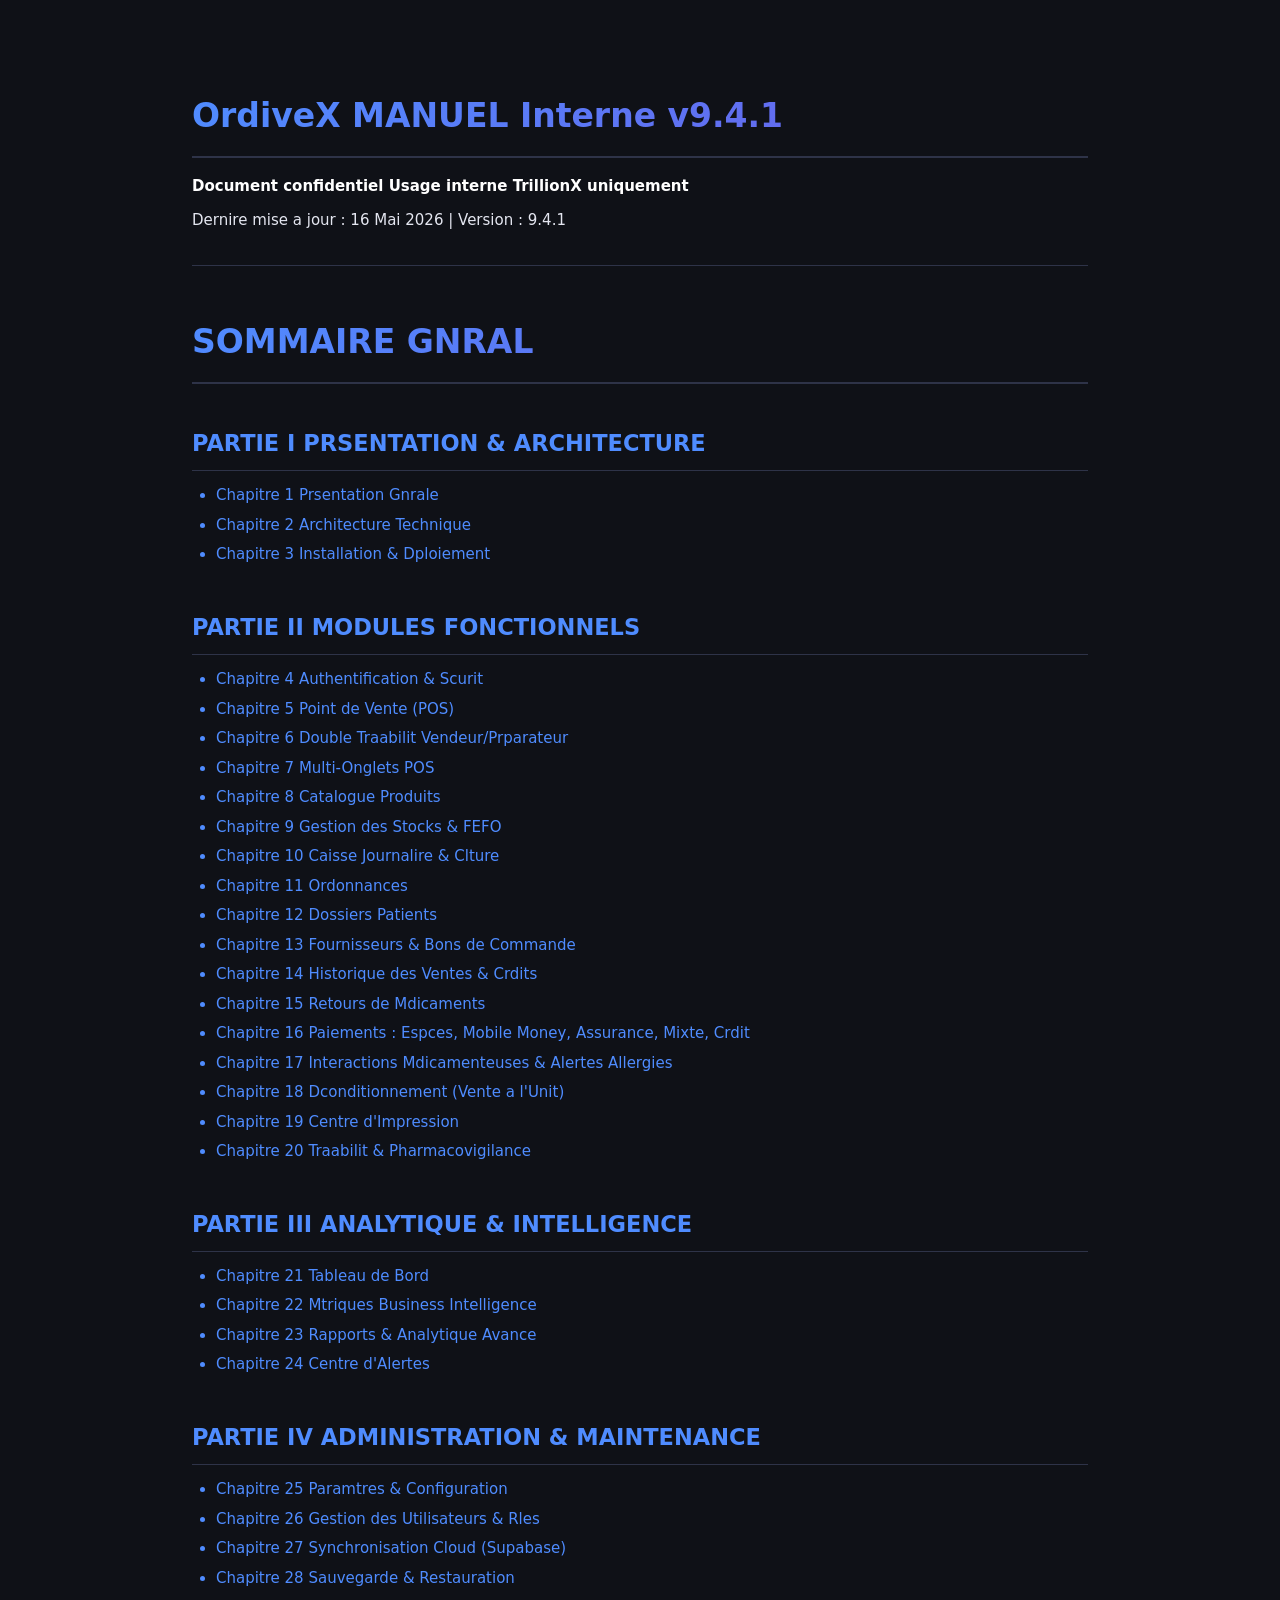
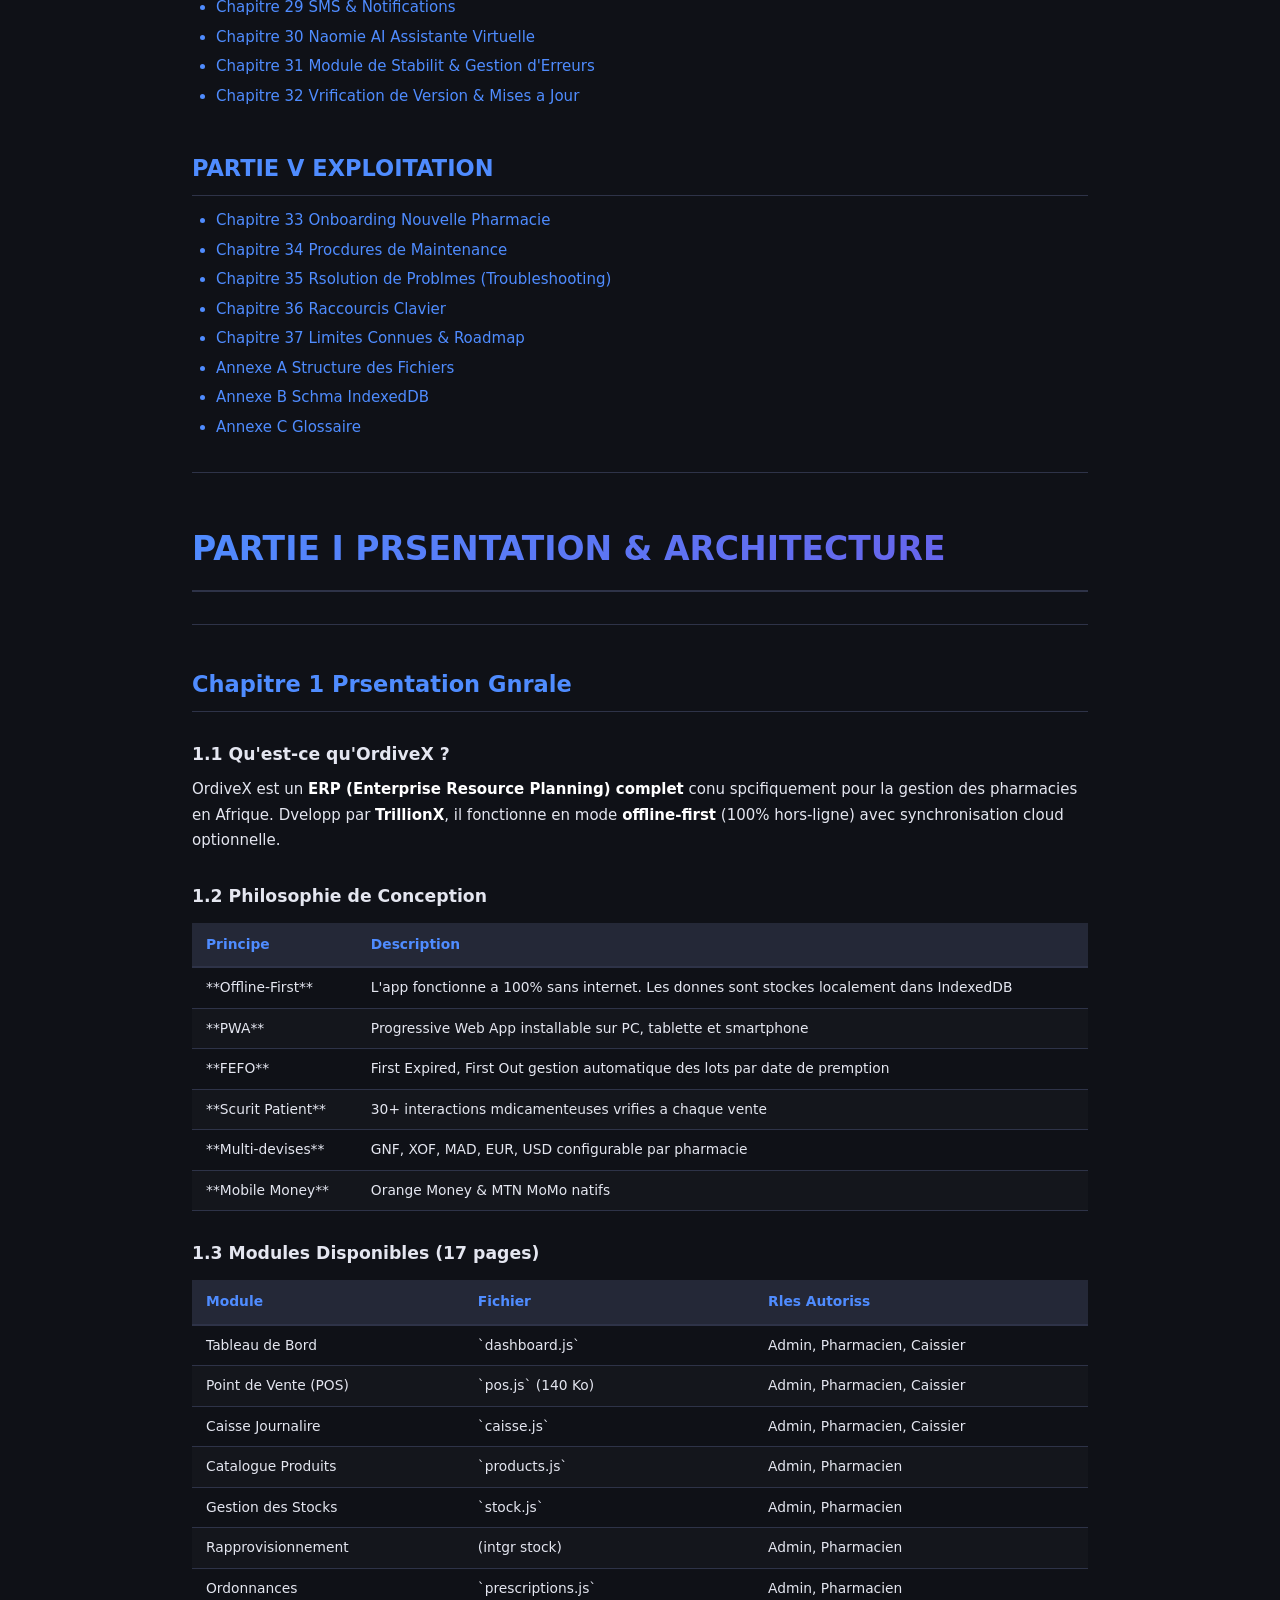
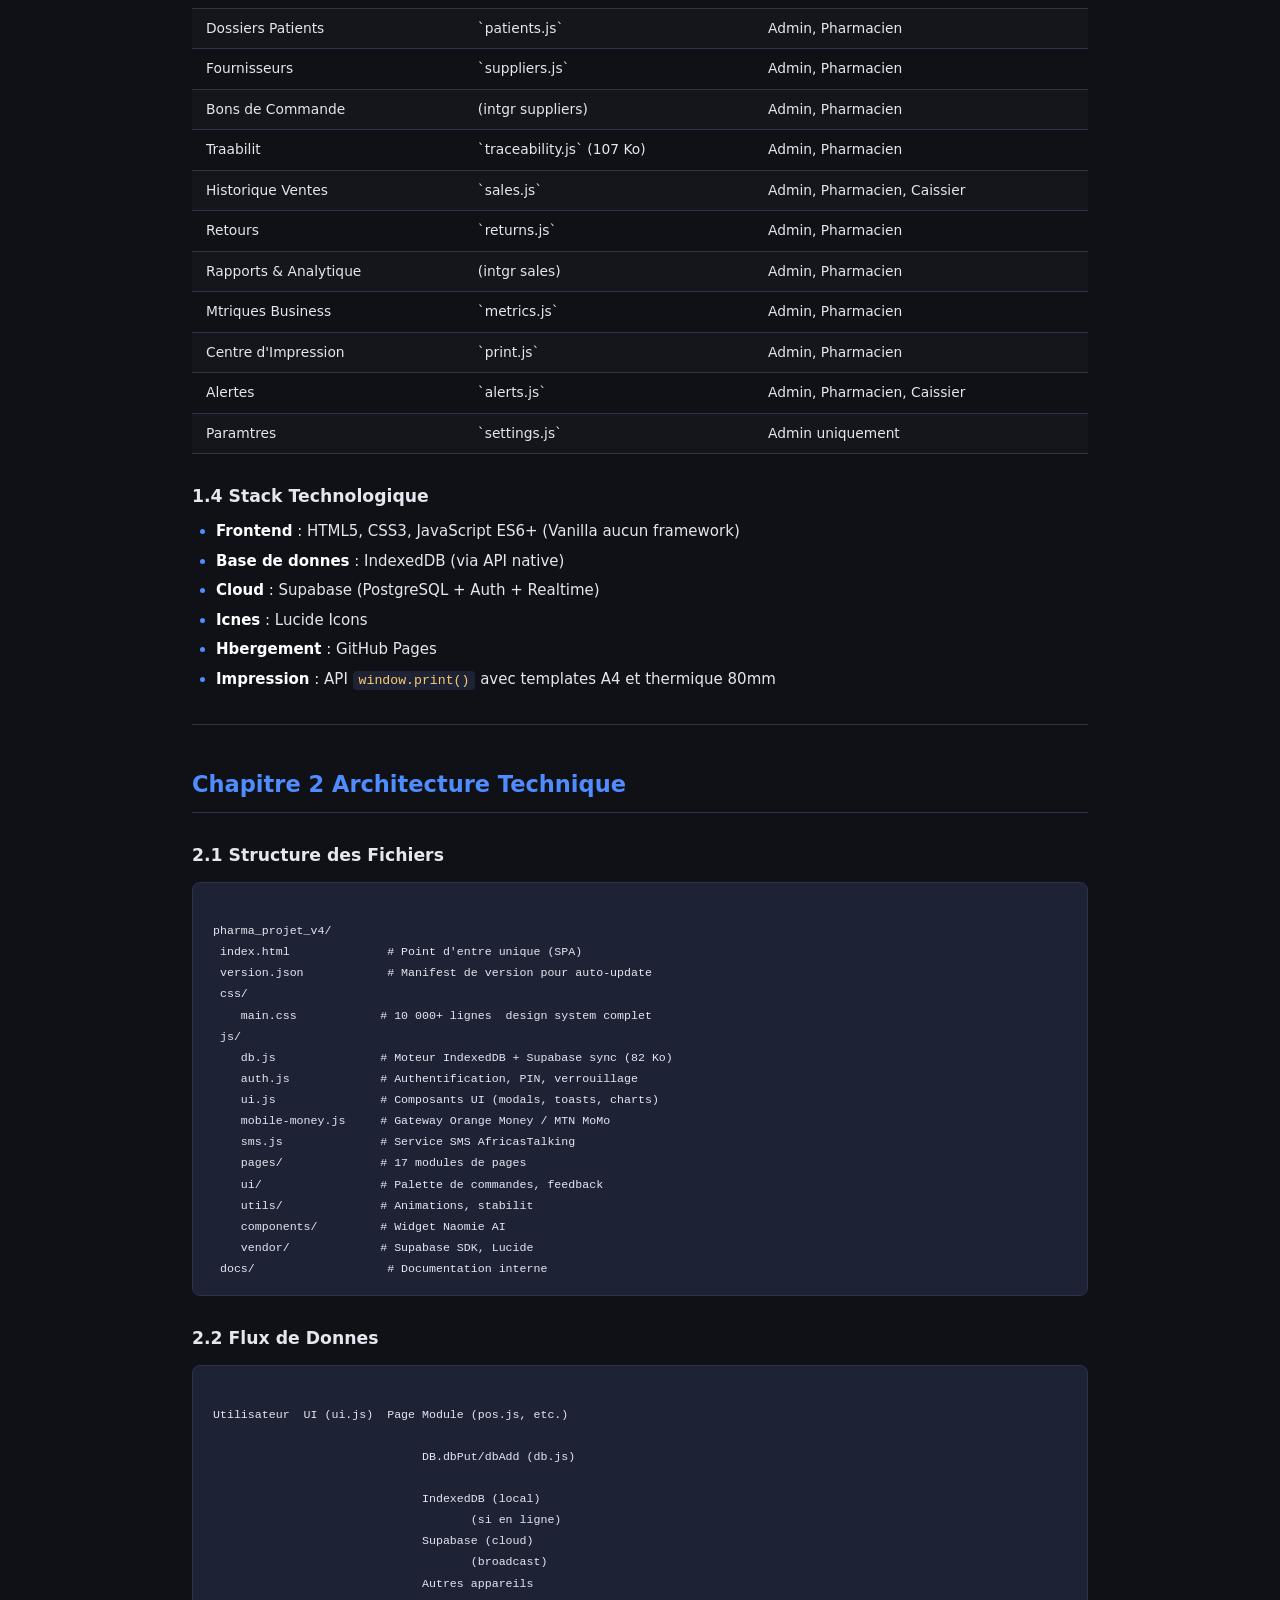
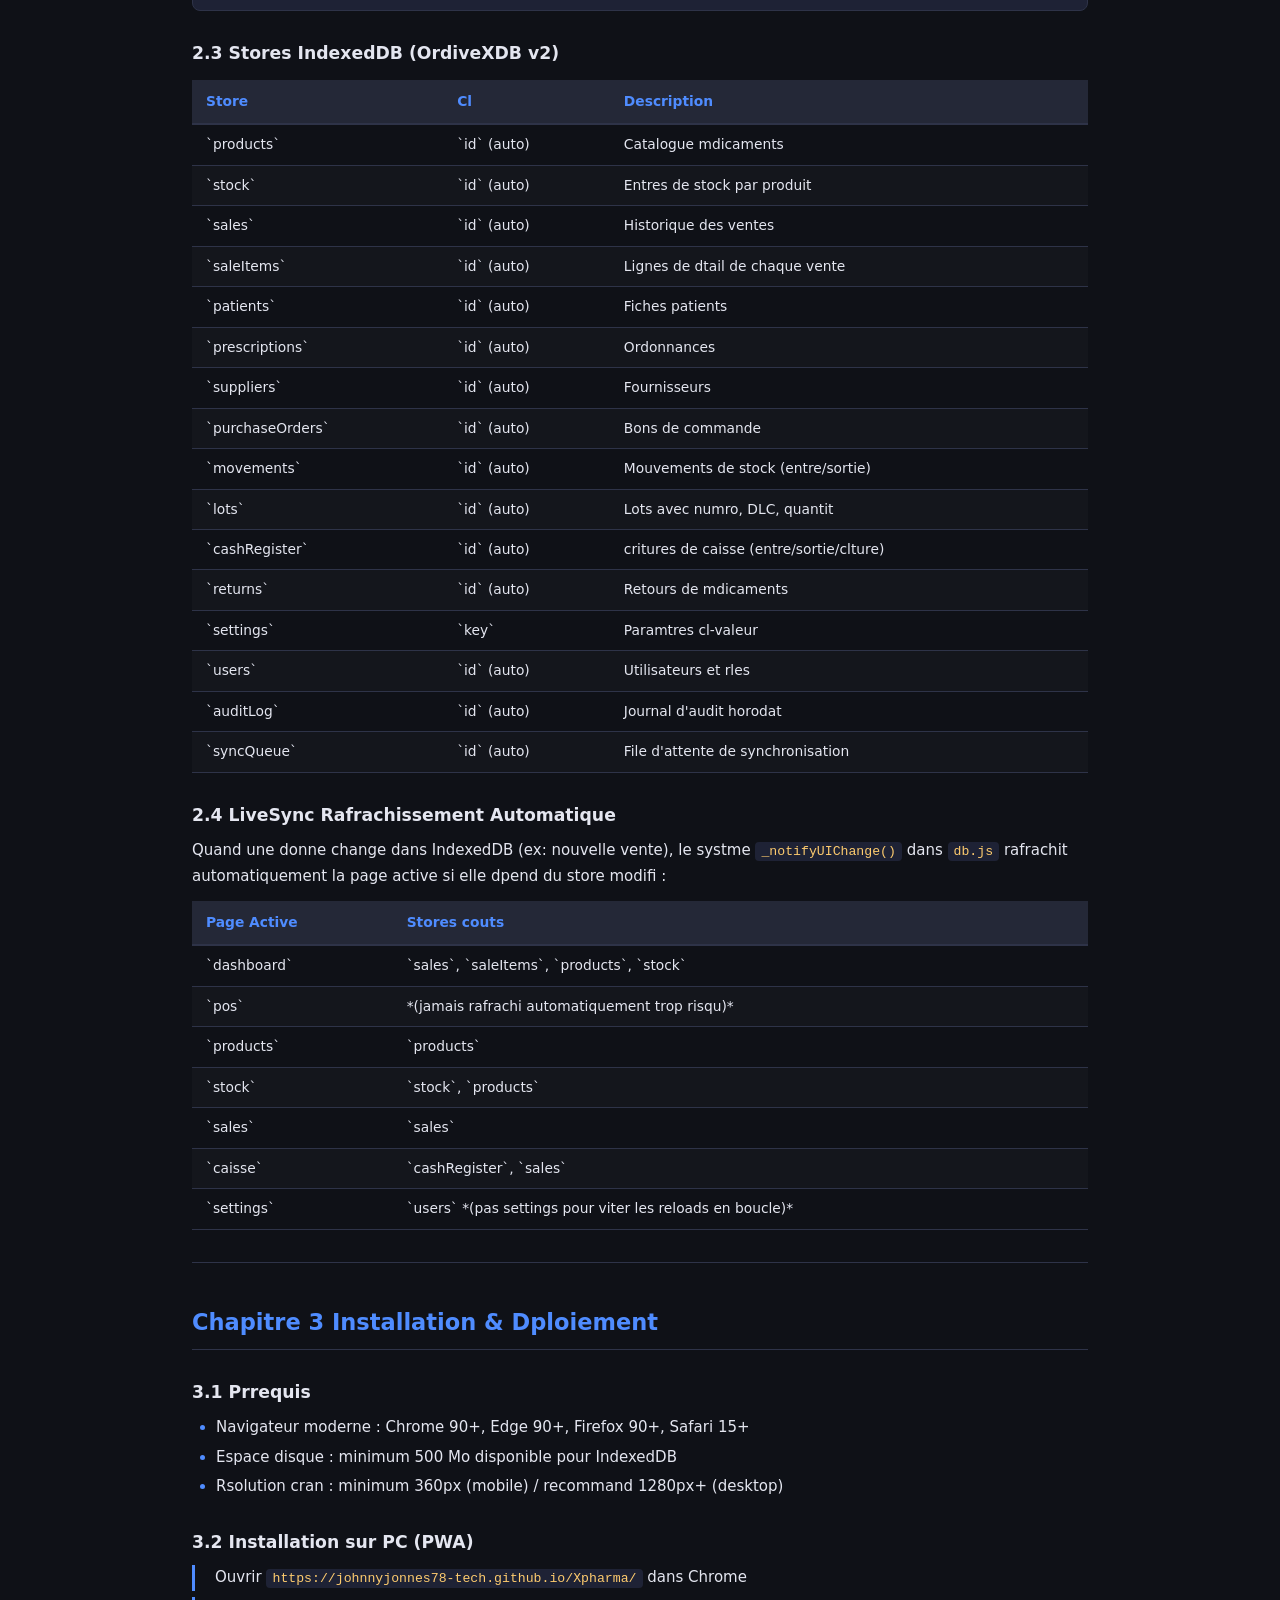
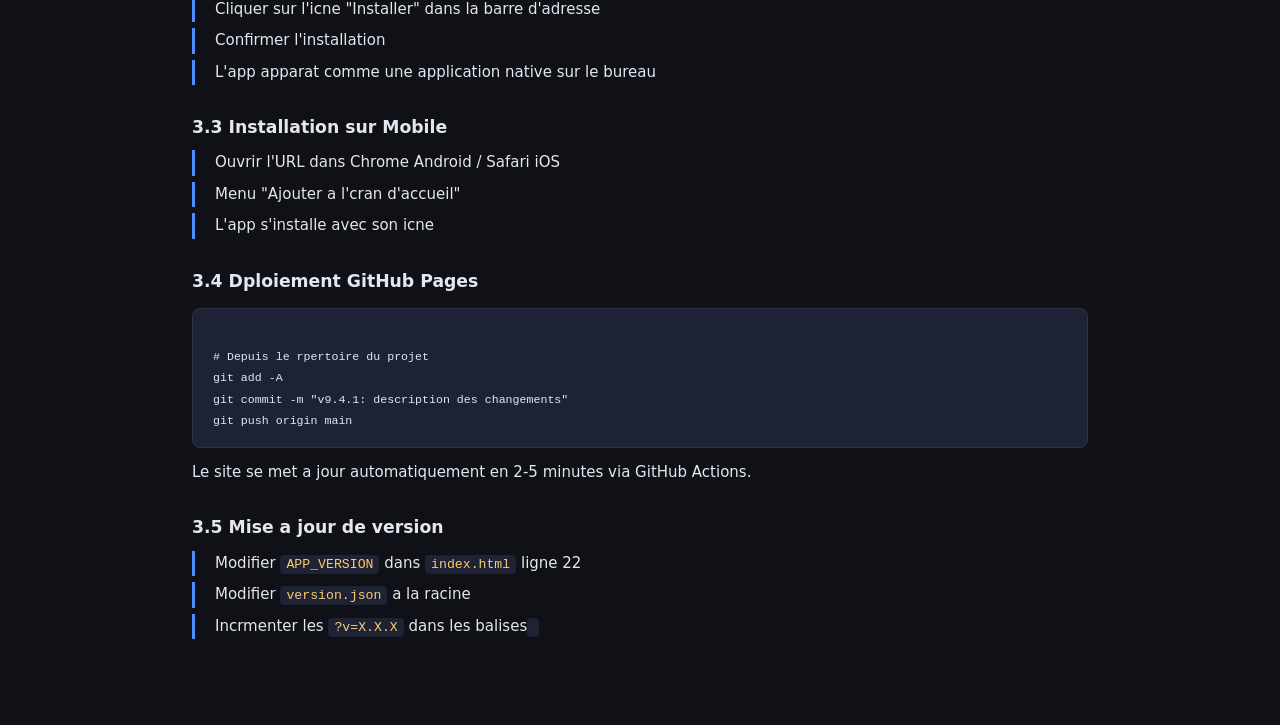
<file: docs/ORDIVEX_MANUEL_INTERNE.html>
<!DOCTYPE html>
<html lang="fr">
<head>
<meta charset="UTF-8">
<meta name="viewport" content="width=device-width, initial-scale=1.0">
<title>OrdiveX - Manuel Interne v9.4.1</title>
<style>
:root{--bg:#0f1117;--surface:#1a1d27;--surface2:#242837;--border:#2e3348;--text:#e4e6f0;--muted:#8b8fa8;--accent:#4f8cff;--accent2:#6c5ce7;--success:#00b894;--warn:#fdcb6e;--danger:#e17055;--code-bg:#1e2235;--font:'Segoe UI',system-ui,-apple-system,sans-serif;--mono:'Cascadia Code','Fira Code','JetBrains Mono',monospace}
*{margin:0;padding:0;box-sizing:border-box}html{scroll-behavior:smooth}
body{font-family:var(--font);background:var(--bg);color:var(--text);line-height:1.7;font-size:15px}
.container{max-width:960px;margin:0 auto;padding:40px 32px 80px}
h1{font-size:2.2em;font-weight:800;background:linear-gradient(135deg,var(--accent),var(--accent2));-webkit-background-clip:text;-webkit-text-fill-color:transparent;margin:48px 0 16px;padding-bottom:12px;border-bottom:2px solid var(--border)}
h2{font-size:1.5em;font-weight:700;color:var(--accent);margin:40px 0 12px;padding-bottom:8px;border-bottom:1px solid var(--border)}
h3{font-size:1.15em;font-weight:600;color:var(--text);margin:28px 0 8px}
h4{font-size:1em;font-weight:600;color:var(--muted);margin:20px 0 6px}
p{margin:8px 0;color:var(--text)}p.step{padding-left:20px;border-left:3px solid var(--accent);margin:6px 0}
a{color:var(--accent);text-decoration:none}a:hover{text-decoration:underline}
strong{color:#fff;font-weight:600}hr{border:none;border-top:1px solid var(--border);margin:32px 0}
code{font-family:var(--mono);background:var(--code-bg);color:var(--warn);padding:2px 6px;border-radius:4px;font-size:.88em}
pre{background:var(--code-bg);border:1px solid var(--border);border-radius:8px;padding:16px 20px;overflow-x:auto;margin:12px 0;font-size:.88em;line-height:1.6}
pre code{background:none;padding:0;color:var(--text)}
ul,ol{padding-left:24px;margin:8px 0}li{margin:4px 0;color:var(--text)}li::marker{color:var(--accent)}
blockquote{border-left:4px solid var(--warn);background:rgba(253,203,110,.06);padding:12px 16px;margin:12px 0;border-radius:0 6px 6px 0;color:var(--warn);font-weight:500}
.table-wrap{overflow-x:auto;margin:12px 0}
table{width:100%;border-collapse:collapse;font-size:.92em}
th{background:var(--surface2);color:var(--accent);font-weight:600;text-align:left;padding:10px 14px;border-bottom:2px solid var(--border);white-space:nowrap}
td{padding:8px 14px;border-bottom:1px solid var(--border);color:var(--text)}
tr:nth-child(even) td{background:rgba(255,255,255,.02)}
@media print{body{background:#fff;color:#222}.container{max-width:100%;padding:20px}h1,h2,h3{color:#1a1a2e;-webkit-text-fill-color:#1a1a2e}pre,code{background:#f5f5f5;color:#333;border-color:#ddd}table th{background:#eee;color:#333}table td{color:#333;border-color:#ddd}}
</style>
</head>
<body>
<div class="container">
<h1 id="ordivex-manuel-interne-v941">OrdiveX  MANUEL Interne v9.4.1</h1>
<p><strong>Document confidentiel  Usage interne TrillionX uniquement</strong></p>
<p>Dernire mise a jour : 16 Mai 2026 | Version : 9.4.1</p>
<hr>
<h1 id="sommaire-gnral">SOMMAIRE GNRAL</h1>
<h2 id="partie-i-prsentation-architecture">PARTIE I  PRSENTATION & ARCHITECTURE</h2>
<ul>
<li><a href="#chapitre-1--prsentation-gnrale">Chapitre 1  Prsentation Gnrale</a></li>
<li><a href="#chapitre-2--architecture-technique">Chapitre 2  Architecture Technique</a></li>
<li><a href="#chapitre-3--installation--dploiement">Chapitre 3  Installation & Dploiement</a></li>
</ul>
<h2 id="partie-ii-modules-fonctionnels">PARTIE II  MODULES FONCTIONNELS</h2>
<ul>
<li><a href="#chapitre-4--authentification--scurit">Chapitre 4  Authentification & Scurit</a></li>
<li><a href="#chapitre-5--point-de-vente-pos">Chapitre 5  Point de Vente (POS)</a></li>
<li><a href="#chapitre-6--double-traabilit-vendeurprparateur">Chapitre 6  Double Traabilit Vendeur/Prparateur</a></li>
<li><a href="#chapitre-7--multi-onglets-pos">Chapitre 7  Multi-Onglets POS</a></li>
<li><a href="#chapitre-8--catalogue-produits">Chapitre 8  Catalogue Produits</a></li>
<li><a href="#chapitre-9--gestion-des-stocks--fefo">Chapitre 9  Gestion des Stocks & FEFO</a></li>
<li><a href="#chapitre-10--caisse-journalire--clture">Chapitre 10  Caisse Journalire & Clture</a></li>
<li><a href="#chapitre-11--ordonnances">Chapitre 11  Ordonnances</a></li>
<li><a href="#chapitre-12--dossiers-patients">Chapitre 12  Dossiers Patients</a></li>
<li><a href="#chapitre-13--fournisseurs--bons-de-commande">Chapitre 13  Fournisseurs & Bons de Commande</a></li>
<li><a href="#chapitre-14--historique-des-ventes--crdits">Chapitre 14  Historique des Ventes & Crdits</a></li>
<li><a href="#chapitre-15--retours-de-mdicaments">Chapitre 15  Retours de Mdicaments</a></li>
<li><a href="#chapitre-16--paiements">Chapitre 16  Paiements : Espces, Mobile Money, Assurance, Mixte, Crdit</a></li>
<li><a href="#chapitre-17--interactions-mdicamenteuses">Chapitre 17  Interactions Mdicamenteuses & Alertes Allergies</a></li>
<li><a href="#chapitre-18--dconditionnement">Chapitre 18  Dconditionnement (Vente a l'Unit)</a></li>
<li><a href="#chapitre-19--centre-dimpression">Chapitre 19  Centre d'Impression</a></li>
<li><a href="#chapitre-20--traabilit--pharmacovigilance">Chapitre 20  Traabilit & Pharmacovigilance</a></li>
</ul>
<h2 id="partie-iii-analytique-intelligence">PARTIE III  ANALYTIQUE & INTELLIGENCE</h2>
<ul>
<li><a href="#chapitre-21--tableau-de-bord">Chapitre 21  Tableau de Bord</a></li>
<li><a href="#chapitre-22--mtriques-business-intelligence">Chapitre 22  Mtriques Business Intelligence</a></li>
<li><a href="#chapitre-23--rapports--analytique-avance">Chapitre 23  Rapports & Analytique Avance</a></li>
<li><a href="#chapitre-24--centre-dalertes">Chapitre 24  Centre d'Alertes</a></li>
</ul>
<h2 id="partie-iv-administration-maintenance">PARTIE IV  ADMINISTRATION & MAINTENANCE</h2>
<ul>
<li><a href="#chapitre-25--paramtres--configuration">Chapitre 25  Paramtres & Configuration</a></li>
<li><a href="#chapitre-26--gestion-des-utilisateurs--rles">Chapitre 26  Gestion des Utilisateurs & Rles</a></li>
<li><a href="#chapitre-27--synchronisation-cloud">Chapitre 27  Synchronisation Cloud (Supabase)</a></li>
<li><a href="#chapitre-28--sauvegarde--restauration">Chapitre 28  Sauvegarde & Restauration</a></li>
<li><a href="#chapitre-29--sms--notifications">Chapitre 29  SMS & Notifications</a></li>
<li><a href="#chapitre-30--naomie-ai">Chapitre 30  Naomie AI  Assistante Virtuelle</a></li>
<li><a href="#chapitre-31--module-de-stabilit">Chapitre 31  Module de Stabilit & Gestion d'Erreurs</a></li>
<li><a href="#chapitre-32--vrification-de-version">Chapitre 32  Vrification de Version & Mises a Jour</a></li>
</ul>
<h2 id="partie-v-exploitation">PARTIE V  EXPLOITATION</h2>
<ul>
<li><a href="#chapitre-33--onboarding">Chapitre 33  Onboarding Nouvelle Pharmacie</a></li>
<li><a href="#chapitre-34--procdures-de-maintenance">Chapitre 34  Procdures de Maintenance</a></li>
<li><a href="#chapitre-35--troubleshooting">Chapitre 35  Rsolution de Problmes (Troubleshooting)</a></li>
<li><a href="#chapitre-36--raccourcis-clavier">Chapitre 36  Raccourcis Clavier</a></li>
<li><a href="#chapitre-37--limites-connues">Chapitre 37  Limites Connues & Roadmap</a></li>
<li><a href="#annexe-a--structure-des-fichiers">Annexe A  Structure des Fichiers</a></li>
<li><a href="#annexe-b--schma-indexeddb">Annexe B  Schma IndexedDB</a></li>
<li><a href="#annexe-c--glossaire">Annexe C  Glossaire</a></li>
</ul>
<hr>
<h1 id="partie-i-prsentation-architecture">PARTIE I  PRSENTATION & ARCHITECTURE</h1>
<hr>
<h2 id="chapitre-1-prsentation-gnrale">Chapitre 1  Prsentation Gnrale</h2>
<h3 id="11-questce-quordivex-">1.1 Qu'est-ce qu'OrdiveX ?</h3>
<p>OrdiveX est un <strong>ERP (Enterprise Resource Planning) complet</strong> conu spcifiquement pour la gestion des pharmacies en Afrique. Dvelopp par <strong>TrillionX</strong>, il fonctionne en mode <strong>offline-first</strong> (100% hors-ligne) avec synchronisation cloud optionnelle.</p>
<h3 id="12-philosophie-de-conception">1.2 Philosophie de Conception</h3>
<div class="table-wrap"><table><thead><tr>
<th>Principe</th>
<th>Description</th>
</tr></thead><tbody>
<tr>
<td>**Offline-First**</td>
<td>L'app fonctionne a 100% sans internet. Les donnes sont stockes localement dans IndexedDB</td>
</tr>
<tr>
<td>**PWA**</td>
<td>Progressive Web App installable sur PC, tablette et smartphone</td>
</tr>
<tr>
<td>**FEFO**</td>
<td>First Expired, First Out  gestion automatique des lots par date de premption</td>
</tr>
<tr>
<td>**Scurit Patient**</td>
<td>30+ interactions mdicamenteuses vrifies a chaque vente</td>
</tr>
<tr>
<td>**Multi-devises**</td>
<td>GNF, XOF, MAD, EUR, USD  configurable par pharmacie</td>
</tr>
<tr>
<td>**Mobile Money**</td>
<td>Orange Money & MTN MoMo natifs</td>
</tr>
</tbody></table></div>
<h3 id="13-modules-disponibles-17-pages">1.3 Modules Disponibles (17 pages)</h3>
<div class="table-wrap"><table><thead><tr>
<th>Module</th>
<th>Fichier</th>
<th>Rles Autoriss</th>
</tr></thead><tbody>
<tr>
<td>Tableau de Bord</td>
<td>`dashboard.js`</td>
<td>Admin, Pharmacien, Caissier</td>
</tr>
<tr>
<td>Point de Vente (POS)</td>
<td>`pos.js` (140 Ko)</td>
<td>Admin, Pharmacien, Caissier</td>
</tr>
<tr>
<td>Caisse Journalire</td>
<td>`caisse.js`</td>
<td>Admin, Pharmacien, Caissier</td>
</tr>
<tr>
<td>Catalogue Produits</td>
<td>`products.js`</td>
<td>Admin, Pharmacien</td>
</tr>
<tr>
<td>Gestion des Stocks</td>
<td>`stock.js`</td>
<td>Admin, Pharmacien</td>
</tr>
<tr>
<td>Rapprovisionnement</td>
<td>(intgr stock)</td>
<td>Admin, Pharmacien</td>
</tr>
<tr>
<td>Ordonnances</td>
<td>`prescriptions.js`</td>
<td>Admin, Pharmacien</td>
</tr>
<tr>
<td>Dossiers Patients</td>
<td>`patients.js`</td>
<td>Admin, Pharmacien</td>
</tr>
<tr>
<td>Fournisseurs</td>
<td>`suppliers.js`</td>
<td>Admin, Pharmacien</td>
</tr>
<tr>
<td>Bons de Commande</td>
<td>(intgr suppliers)</td>
<td>Admin, Pharmacien</td>
</tr>
<tr>
<td>Traabilit</td>
<td>`traceability.js` (107 Ko)</td>
<td>Admin, Pharmacien</td>
</tr>
<tr>
<td>Historique Ventes</td>
<td>`sales.js`</td>
<td>Admin, Pharmacien, Caissier</td>
</tr>
<tr>
<td>Retours</td>
<td>`returns.js`</td>
<td>Admin, Pharmacien</td>
</tr>
<tr>
<td>Rapports & Analytique</td>
<td>(intgr sales)</td>
<td>Admin, Pharmacien</td>
</tr>
<tr>
<td>Mtriques Business</td>
<td>`metrics.js`</td>
<td>Admin, Pharmacien</td>
</tr>
<tr>
<td>Centre d'Impression</td>
<td>`print.js`</td>
<td>Admin, Pharmacien</td>
</tr>
<tr>
<td>Alertes</td>
<td>`alerts.js`</td>
<td>Admin, Pharmacien, Caissier</td>
</tr>
<tr>
<td>Paramtres</td>
<td>`settings.js`</td>
<td>Admin uniquement</td>
</tr>
</tbody></table></div>
<h3 id="14-stack-technologique">1.4 Stack Technologique</h3>
<ul>
<li><strong>Frontend</strong> : HTML5, CSS3, JavaScript ES6+ (Vanilla  aucun framework)</li>
<li><strong>Base de donnes</strong> : IndexedDB (via API native)</li>
<li><strong>Cloud</strong> : Supabase (PostgreSQL + Auth + Realtime)</li>
<li><strong>Icnes</strong> : Lucide Icons</li>
<li><strong>Hbergement</strong> : GitHub Pages</li>
<li><strong>Impression</strong> : API <code>window.print()</code> avec templates A4 et thermique 80mm</li>
</ul>
<hr>
<h2 id="chapitre-2-architecture-technique">Chapitre 2  Architecture Technique</h2>
<h3 id="21-structure-des-fichiers">2.1 Structure des Fichiers</h3>
<pre><code class="language-text">
pharma_projet_v4/
 index.html              # Point d'entre unique (SPA)
 version.json            # Manifest de version pour auto-update
 css/
    main.css            # 10 000+ lignes  design system complet
 js/
    db.js               # Moteur IndexedDB + Supabase sync (82 Ko)
    auth.js             # Authentification, PIN, verrouillage
    ui.js               # Composants UI (modals, toasts, charts)
    mobile-money.js     # Gateway Orange Money / MTN MoMo
    sms.js              # Service SMS AfricasTalking
    pages/              # 17 modules de pages
    ui/                 # Palette de commandes, feedback
    utils/              # Animations, stabilit
    components/         # Widget Naomie AI
    vendor/             # Supabase SDK, Lucide
 docs/                   # Documentation interne
</code></pre>
<h3 id="22-flux-de-donnes">2.2 Flux de Donnes</h3>
<pre><code class="language-text">
Utilisateur  UI (ui.js)  Page Module (pos.js, etc.)
                                    
                              DB.dbPut/dbAdd (db.js)
                                    
                              IndexedDB (local)
                                     (si en ligne)
                              Supabase (cloud)
                                     (broadcast)
                              Autres appareils
</code></pre>
<h3 id="23-stores-indexeddb-ordivexdb-v2">2.3 Stores IndexedDB (OrdiveXDB v2)</h3>
<div class="table-wrap"><table><thead><tr>
<th>Store</th>
<th>Cl</th>
<th>Description</th>
</tr></thead><tbody>
<tr>
<td>`products`</td>
<td>`id` (auto)</td>
<td>Catalogue mdicaments</td>
</tr>
<tr>
<td>`stock`</td>
<td>`id` (auto)</td>
<td>Entres de stock par produit</td>
</tr>
<tr>
<td>`sales`</td>
<td>`id` (auto)</td>
<td>Historique des ventes</td>
</tr>
<tr>
<td>`saleItems`</td>
<td>`id` (auto)</td>
<td>Lignes de dtail de chaque vente</td>
</tr>
<tr>
<td>`patients`</td>
<td>`id` (auto)</td>
<td>Fiches patients</td>
</tr>
<tr>
<td>`prescriptions`</td>
<td>`id` (auto)</td>
<td>Ordonnances</td>
</tr>
<tr>
<td>`suppliers`</td>
<td>`id` (auto)</td>
<td>Fournisseurs</td>
</tr>
<tr>
<td>`purchaseOrders`</td>
<td>`id` (auto)</td>
<td>Bons de commande</td>
</tr>
<tr>
<td>`movements`</td>
<td>`id` (auto)</td>
<td>Mouvements de stock (entre/sortie)</td>
</tr>
<tr>
<td>`lots`</td>
<td>`id` (auto)</td>
<td>Lots avec numro, DLC, quantit</td>
</tr>
<tr>
<td>`cashRegister`</td>
<td>`id` (auto)</td>
<td>critures de caisse (entre/sortie/clture)</td>
</tr>
<tr>
<td>`returns`</td>
<td>`id` (auto)</td>
<td>Retours de mdicaments</td>
</tr>
<tr>
<td>`settings`</td>
<td>`key`</td>
<td>Paramtres cl-valeur</td>
</tr>
<tr>
<td>`users`</td>
<td>`id` (auto)</td>
<td>Utilisateurs et rles</td>
</tr>
<tr>
<td>`auditLog`</td>
<td>`id` (auto)</td>
<td>Journal d'audit horodat</td>
</tr>
<tr>
<td>`syncQueue`</td>
<td>`id` (auto)</td>
<td>File d'attente de synchronisation</td>
</tr>
</tbody></table></div>
<h3 id="24-livesync-rafrachissement-automatique">2.4 LiveSync  Rafrachissement Automatique</h3>
<p>Quand une donne change dans IndexedDB (ex: nouvelle vente), le systme <code>_notifyUIChange()</code> dans <code>db.js</code> rafrachit automatiquement la page active si elle dpend du store modifi :</p>
<div class="table-wrap"><table><thead><tr>
<th>Page Active</th>
<th>Stores couts</th>
</tr></thead><tbody>
<tr>
<td>`dashboard`</td>
<td>`sales`, `saleItems`, `products`, `stock`</td>
</tr>
<tr>
<td>`pos`</td>
<td>*(jamais rafrachi automatiquement  trop risqu)*</td>
</tr>
<tr>
<td>`products`</td>
<td>`products`</td>
</tr>
<tr>
<td>`stock`</td>
<td>`stock`, `products`</td>
</tr>
<tr>
<td>`sales`</td>
<td>`sales`</td>
</tr>
<tr>
<td>`caisse`</td>
<td>`cashRegister`, `sales`</td>
</tr>
<tr>
<td>`settings`</td>
<td>`users` *(pas settings pour viter les reloads en boucle)*</td>
</tr>
</tbody></table></div>
<hr>
<h2 id="chapitre-3-installation-dploiement">Chapitre 3  Installation & Dploiement</h2>
<h3 id="31-prrequis">3.1 Prrequis</h3>
<ul>
<li>Navigateur moderne : Chrome 90+, Edge 90+, Firefox 90+, Safari 15+</li>
<li>Espace disque : minimum 500 Mo disponible pour IndexedDB</li>
<li>Rsolution cran : minimum 360px (mobile) / recommand 1280px+ (desktop)</li>
</ul>
<h3 id="32-installation-sur-pc-pwa">3.2 Installation sur PC (PWA)</h3>
<p class="step">Ouvrir <code>https://johnnyjonnes78-tech.github.io/Xpharma/</code> dans Chrome</p>
<p class="step">Cliquer sur l'icne  "Installer" dans la barre d'adresse</p>
<p class="step">Confirmer l'installation</p>
<p class="step">L'app apparat comme une application native sur le bureau</p>
<h3 id="33-installation-sur-mobile">3.3 Installation sur Mobile</h3>
<p class="step">Ouvrir l'URL dans Chrome Android / Safari iOS</p>
<p class="step">Menu   "Ajouter a l'cran d'accueil"</p>
<p class="step">L'app s'installe avec son icne</p>
<h3 id="34-dploiement-github-pages">3.4 Dploiement GitHub Pages</h3>
<pre><code class="language-bash">
# Depuis le rpertoire du projet
git add -A
git commit -m "v9.4.1: description des changements"
git push origin main
</code></pre>
<p>Le site se met a jour automatiquement en 2-5 minutes via GitHub Actions.</p>
<h3 id="35-mise-a-jour-de-version">3.5 Mise a jour de version</h3>
<p class="step">Modifier <code>APP_VERSION</code> dans <code>index.html</code> ligne 22</p>
<p class="step">Modifier <code>version.json</code> a la racine</p>
<p class="step">Incrmenter les <code>?v=X.X.X</code> dans les balises <code><script></code> de <code>index.html</code></p>
<p class="step">Push sur <code>main</code></p>
<p class="step">Les utilisateurs recevront une notification via Naomie AI</p>
<h3 id="36-configuration-supabase-cloud-sync">3.6 Configuration Supabase (Cloud Sync)</h3>
<p class="step">Crer un projet sur [supabase.com](https://supabase.com)</p>
<p class="step">Excuter <code>supabase_schema.sql</code> dans l'diteur SQL</p>
<p class="step">Dans OrdiveX  Paramtres  Cloud : entrer l'URL et la cl <code>anon</code></p>
<p class="step">Cliquer "Tester la connexion"</p>
<p class="step">Activer "Push automatique"</p>
<hr>
<h1 id="partie-ii-modules-fonctionnels">PARTIE II  MODULES FONCTIONNELS</h1>
<hr>
<h2 id="chapitre-4-authentification-scurit">Chapitre 4  Authentification & Scurit</h2>
<h3 id="41-systme-de-connexion">4.1 Systme de Connexion</h3>
<p>Au lancement, OrdiveX affiche un cran de slection d'utilisateur. Chaque utilisateur a :</p>
<ul>
<li><strong>Nom d'utilisateur</strong> (login)</li>
<li><strong>Mot de passe</strong> (hash en SHA-256 dans IndexedDB)</li>
<li><strong>Code PIN</strong> (4 chiffres, obligatoire)</li>
<li><strong>Rle</strong> (admin, pharmacien, caissier)</li>
</ul>
<h3 id="42-code-pin-rgles">4.2 Code PIN  Rgles</h3>
<div class="table-wrap"><table><thead><tr>
<th>Rgle</th>
<th>Dtail</th>
</tr></thead><tbody>
<tr>
<td>**Obligatoire**</td>
<td>Chaque utilisateur DOIT dfinir un PIN a sa premire connexion</td>
</tr>
<tr>
<td>**Par dfaut**</td>
<td>Les utilisateurs crs avant v9.4.1 n'ont pas de PIN  ils sont forcs d'en crer un</td>
</tr>
<tr>
<td>**Format**</td>
<td>4 chiffres exactement</td>
</tr>
<tr>
<td>**Usage**</td>
<td>Verrouillage rapide, validation de vente sensible</td>
</tr>
<tr>
<td>**Stockage**</td>
<td>Champ `pin` dans le store `users` (en clair dans IndexedDB, hash en production recommand)</td>
</tr>
</tbody></table></div>
<h3 id="43-verrouillage-automatique">4.3 Verrouillage Automatique</h3>
<p>Aprs <strong>5 minutes d'inactivit</strong> (aucun mouvement souris, clavier, ou touch), l'cran se verrouille :</p>
<ul>
<li>L'utilisateur doit saisir son mot de passe pour reprendre</li>
<li>Option "Changer d'utilisateur" pour revenir a l'cran de login</li>
<li><strong>Le panier POS n'est PAS perdu</strong> (conserv en mmoire)</li>
</ul>
<h3 id="44-rles-et-permissions">4.4 Rles et Permissions</h3>
<div class="table-wrap"><table><thead><tr>
<th>Permission</th>
<th>Admin</th>
<th>Pharmacien</th>
<th>Caissier</th>
</tr></thead><tbody>
<tr>
<td>Point de Vente</td>
<td></td>
<td></td>
<td></td>
</tr>
<tr>
<td>Voir le tableau de bord</td>
<td></td>
<td></td>
<td></td>
</tr>
<tr>
<td>Historique ventes</td>
<td></td>
<td></td>
<td></td>
</tr>
<tr>
<td>Alertes</td>
<td></td>
<td></td>
<td></td>
</tr>
<tr>
<td>Catalogue produits</td>
<td></td>
<td></td>
<td></td>
</tr>
<tr>
<td>Gestion des stocks</td>
<td></td>
<td></td>
<td></td>
</tr>
<tr>
<td>Ordonnances</td>
<td></td>
<td></td>
<td></td>
</tr>
<tr>
<td>Patients</td>
<td></td>
<td></td>
<td></td>
</tr>
<tr>
<td>Fournisseurs</td>
<td></td>
<td></td>
<td></td>
</tr>
<tr>
<td>Retours</td>
<td></td>
<td></td>
<td></td>
</tr>
<tr>
<td>Mtriques</td>
<td></td>
<td></td>
<td></td>
</tr>
<tr>
<td>Impression</td>
<td></td>
<td></td>
<td></td>
</tr>
<tr>
<td>Traabilit</td>
<td></td>
<td></td>
<td></td>
</tr>
<tr>
<td>**Paramtres**</td>
<td></td>
<td></td>
<td></td>
</tr>
<tr>
<td>**Crer/supprimer utilisateurs**</td>
<td></td>
<td></td>
<td></td>
</tr>
</tbody></table></div>
<h3 id="45-journal-daudit">4.5 Journal d'Audit</h3>
<p>Chaque action est trace dans le store <code>auditLog</code> :</p>
<pre><code class="language-json">
{
  "id": 1234,
  "timestamp": 1715875200000,
  "userId": "user_001",
  "userName": "Dr. Diallo",
  "action": "SALE_CREATED",
  "details": "Vente #5023  3 articles  125 000 GNF",
  "page": "pos"
}
</code></pre>
<p>Actions audites : connexion, dconnexion, vente, annulation, modification produit, changement stock, destruction de lot, cration utilisateur, modification paramtres, export donnes, import CSV.</p>
<hr>
<h2 id="chapitre-5-point-de-vente-pos">Chapitre 5  Point de Vente (POS)</h2>
<h3 id="51-vue-densemble">5.1 Vue d'Ensemble</h3>
<p>Le POS est le <strong>cur d'OrdiveX</strong> (fichier le plus volumineux : 140 Ko, 2 854 lignes). Il se compose de :</p>
<ul>
<li><strong>Panneau gauche</strong> : Grille de produits avec recherche, catgories, tri</li>
<li><strong>Panneau droit</strong> : Panier, patient, ordonnance, paiement, validation</li>
</ul>
<h3 id="52-recherche-de-produits">5.2 Recherche de Produits</h3>
<p>La barre de recherche filtre en temps rel par :</p>
<ul>
<li>Nom commercial (ex: "Doliprane")</li>
<li>DCI / Molcule (ex: "paractamol")</li>
<li>Code-barres EAN</li>
<li>Code CIP</li>
<li>Code interne</li>
</ul>
<p><strong>Sur mobile</strong> : La recherche utilise <code>DB.dbSearchProducts()</code> avec limite de 100 rsultats pour la performance.</p>
<p><strong>Sur PC</strong> : Tous les produits sont chargs en mmoire pour un filtrage instantan.</p>
<h3 id="53-catgories-et-tri">5.3 Catgories et Tri</h3>
<ul>
<li><strong>Catgories</strong> : Pilules filtrantes en haut (Toutes, Antibiotiques, Antalgiques, etc.)</li>
<li><strong>Tri</strong> : Nom AZ, Nom ZA, Prix , Prix , Stock , Stock</li>
<li>Les produits en <strong>rupture</strong> sont toujours affichs en dernier, quelle que soit le tri</li>
</ul>
<h3 id="54-carte-produit">5.4 Carte Produit</h3>
<p>Chaque carte affiche :</p>
<ul>
<li>Badge <strong>Rx</strong> (prescription requise) ou <strong>OTC</strong> (vente libre)</li>
<li>Badge <strong>SC</strong> (substance contrle) en rouge si applicable</li>
<li>Nom, DCI, catgorie</li>
<li>Prix de vente avec unit (bte, fl, tube...)</li>
<li>Stock en temps rel avec indicateur couleur (vert/orange/rouge)</li>
<li>Marge (visible uniquement pour admin/pharmacien)</li>
<li>Boutons : <strong>Bote</strong>, <strong>Plaquette</strong> (si dconditionnement), <strong>Unit</strong>, <strong>Notice </strong></li>
</ul>
<h3 id="55-ajout-au-panier">5.5 Ajout au Panier</h3>
<p>Quand on clique sur un produit ou un bouton d'unit :</p>
<p class="step">Vrification du stock disponible</p>
<p class="step"><strong>Vrification des interactions mdicamenteuses</strong> avec les produits dja dans le panier</p>
<p class="step"><strong>Vrification des allergies</strong> si un patient est slectionn</p>
<p class="step">Slection automatique du lot FEFO (First Expired, First Out)</p>
<p class="step">Ajout au panier avec prix calcul selon l'unit choisie</p>
<p class="step">Si produit dja dans le panier  incrmentation de la quantit</p>
<h3 id="56-gestion-du-panier">5.6 Gestion du Panier</h3>
<p>Pour chaque article du panier :</p>
<ul>
<li><strong>+/-</strong> : Ajuster la quantit (max = stock disponible)</li>
<li><strong>Poubelle</strong> : Retirer du panier</li>
<li><strong>Prix modifiable</strong> (remise ponctuelle sur l'article)</li>
<li>Sous-total par article</li>
</ul>
<p>En bas du panier :</p>
<ul>
<li><strong>Sous-total</strong> : Somme de tous les articles</li>
<li><strong>Remise globale</strong> : Montant en GNF a dduire</li>
<li><strong>TOTAL  PAYER</strong> : Sous-total - Remise</li>
</ul>
<h3 id="57-slection-patient">5.7 Slection Patient</h3>
<ul>
<li>Cliquer "Choisir un patient..."  Rpertoire avec recherche</li>
<li>Ou cliquer "+ Nouveau"  Formulaire rapide (nom, tlphone, allergies)</li>
<li>Le patient slectionn active :</li>
<li>Vrification des allergies a chaque ajout au panier</li>
<li>Possibilit de vente a crdit</li>
<li>Traabilit complte sur le reu</li>
</ul>
<h3 id="58-flux-de-validation">5.8 Flux de Validation</h3>
<pre><code class="language-text">
Panier rempli  Choisir mode de paiement  Valider (F5)
     
Vrification : Panier non vide ?
     
Vrification : Caisse clture aujourd'hui ?  Si oui : BLOQU
     
Vrification : Crdit sans patient ?  Si oui : BLOQU
     
Vrification : Montant encaiss suffisant ? (pour espces)
     
Cration de la vente dans IndexedDB (store 'sales')
     
Cration des lignes dtail (store 'saleItems')
     
Dstockage automatique FEFO (store 'stock')
     
Enregistrement mouvement (store 'movements')
     
Si ordonnance lie  mise a jour statut (store 'prescriptions')
     
Affichage du reu (modal avec boutons Imprimer / Fermer)
     
Reset du panier
</code></pre>
<hr>
<h2 id="chapitre-6-double-traabilit-vendeurprparateur">Chapitre 6  Double Traabilit Vendeur/Prparateur</h2>
<h3 id="61-concept">6.1 Concept</h3>
<p>En pharmacie, il est frquent que <strong>deux personnes</strong> interviennent dans une vente :</p>
<ul>
<li>Le <strong>Prparateur</strong> : prpare le panier, vrifie les stocks, ajoute les produits</li>
<li>Le <strong>Vendeur/Caissier</strong> : encaisse le paiement et valide la vente</li>
</ul>
<p>OrdiveX trace les deux rles sparment.</p>
<h3 id="62-scnario-type">6.2 Scnario Type</h3>
<pre><code class="language-text">
1. Pharmacien A se connecte  prpare un panier (ordonnance du Dr. Camara)
2. Pharmacien A clique " Attente"  le panier est sauvegard avec son ID
3. Pharmacien A se dconnecte (ou le caissier prend le relais)
4. Caissier B se connecte  le panier est automatiquement restaur
5. Caissier B encaisse  la vente est enregistre avec :
   - sellerName = "Caissier B" (celui qui a cliqu Valider)
   - preparerName = "Pharmacien A" (celui qui a prpar le panier)
</code></pre>
<h3 id="63-implmentation-technique">6.3 Implmentation Technique</h3>
<p><strong>Mise en attente</strong> (<code>mettreEnAttente()</code>  pos.js ligne 1656) :</p>
<pre><code class="language-javascript">
window._heldCart = {
  items: [...posCart],          // Copie du panier
  patient: posCurrentPatient,   // Patient li
  rx: posCurrentRx,            // Ordonnance lie
  preparerId: DB.AppState.currentUser?.id,    // ID du prparateur
  preparerName: DB.AppState.currentUser?.name  // Nom du prparateur
};
</code></pre>
<p><strong>Restauration</strong> (lors du <code>renderFullPOSUI()</code>  pos.js ligne 586) :</p>
<pre><code class="language-javascript">
if (window._heldCart) {
  posCart = window._heldCart.items;
  posCurrentPatient = window._heldCart.patient;
  posCurrentRx = window._heldCart.rx;
  // Si le prparateur est diffrent du vendeur actuel  sauvegarder
  if (window._heldCart.preparerId !== DB.AppState.currentUser?.id) {
    window._heldCartPreparer = {
      id: window._heldCart.preparerId,
      name: window._heldCart.preparerName
    };
  }
}
</code></pre>
<p><strong>Enregistrement de la vente</strong> (pos.js ligne 1887) :</p>
<pre><code class="language-javascript">
const saleData = {
  sellerName: DB.AppState.currentUser?.name,           // Vendeur = celui qui valide
  preparerId: window._heldCartPreparer?.id || currentUser.id,  // Prparateur
  preparerName: window._heldCartPreparer?.name || null,
  // ... reste des donnes
};
</code></pre>
<h3 id="64-affichage-sur-le-reu">6.4 Affichage sur le Reu</h3>
<p>Le reu (A4 et thermique) affiche les deux noms si diffrents :</p>
<pre><code class="language-text">
Vendeur : Caissier B
Prparateur : Pharmacien A     affich UNIQUEMENT si diffrent du vendeur
</code></pre>
<h3 id="65-cas-particuliers">6.5 Cas Particuliers</h3>
<div class="table-wrap"><table><thead><tr>
<th>Situation</th>
<th>Rsultat</th>
</tr></thead><tbody>
<tr>
<td>Mme personne prpare et vend</td>
<td>`preparerName = null` (pas affich sparment)</td>
</tr>
<tr>
<td>Prparateur met en attente, mme personne reprend</td>
<td>Pas de double traabilit</td>
</tr>
<tr>
<td>Panier en attente mais personne ne reprend</td>
<td>Le panier reste en `window._heldCart` jusqu'au rechargement de la page</td>
</tr>
<tr>
<td>App recharge avant reprise</td>
<td>**Le panier en attente est PERDU** (stock en RAM uniquement)</td>
</tr>
</tbody></table></div>
<blockquote><strong>Limitation connue</strong> : Le panier en attente est stock en `window._heldCart` (variable JavaScript en RAM). Si l'app est recharge, le panier disparat. Pour une persistance, il faudrait le sauvegarder dans IndexedDB.</blockquote>
<hr>
<h2 id="chapitre-7-multionglets-pos">Chapitre 7  Multi-Onglets POS</h2>
<h3 id="71-concept">7.1 Concept</h3>
<p>Depuis la v9.4, le POS supporte <strong>plusieurs ventes simultanes</strong> via un systme d'onglets. Chaque onglet a son propre panier, patient et ordonnance.</p>
<h3 id="72-utilisation">7.2 Utilisation</h3>
<ul>
<li><strong>Ajouter un onglet</strong> : Cliquer le bouton "+" dans la barre d'onglets</li>
<li><strong>Basculer</strong> : Cliquer sur l'onglet souhait</li>
<li><strong>Fermer</strong> : Cliquer le "" sur l'onglet (confirmation si panier non vide)</li>
<li><strong>Minimum</strong> : 1 onglet (impossible de fermer le dernier)</li>
</ul>
<h3 id="73-donnes-par-onglet">7.3 Donnes par Onglet</h3>
<p>Chaque session <code>_posSessions[i]</code> contient :</p>
<pre><code class="language-javascript">
{
  id: 1,              // Identifiant unique
  label: 'Vente 1',   // Nom affich dans l'onglet
  cart: [],            // Panier (copie indpendante)
  patient: null,       // Patient slectionn
  rx: null             // Ordonnance lie
}
</code></pre>
<h3 id="74-scnario-multiclients">7.4 Scnario Multi-Clients</h3>
<pre><code class="language-text">
Onglet 1 : Client A achte du Doliprane (en attente de la monnaie)
     Cliquer "+"
Onglet 2 : Client B arrive, urgent, achte de l'Amoxicilline
     Valider la vente du client B
     Revenir a l'onglet 1
     Continuer la vente du client A
</code></pre>
<h3 id="75-rgles-importantes">7.5 Rgles Importantes</h3>
<ul>
<li>Le badge numrique sur chaque onglet indique le nombre d'articles dans le panier</li>
<li>Changer d'onglet <strong>sauvegarde automatiquement</strong> l'onglet actuel</li>
<li>Les donnes produits et stocks sont <strong>partages</strong> entre tous les onglets (un seul pool de donnes)</li>
<li>Si Client A achte le dernier stock d'un produit, Client B le verra en rupture</li>
</ul>
<hr>
<h2 id="chapitre-8-catalogue-produits">Chapitre 8  Catalogue Produits</h2>
<h3 id="81-fiche-produit-complte">8.1 Fiche Produit Complte</h3>
<p>Chaque mdicament contient les champs suivants :</p>
<div class="table-wrap"><table><thead><tr>
<th>Champ</th>
<th>Type</th>
<th>Obligatoire</th>
<th>Description</th>
</tr></thead><tbody>
<tr>
<td>`name`</td>
<td>Texte</td>
<td></td>
<td>Nom commercial (ex: Doliprane 500mg)</td>
</tr>
<tr>
<td>`dci`</td>
<td>Texte</td>
<td></td>
<td>Dnomination Commune Internationale (ex: Paractamol)</td>
</tr>
<tr>
<td>`brand`</td>
<td>Texte</td>
<td></td>
<td>Laboratoire/Marque</td>
</tr>
<tr>
<td>`category`</td>
<td>Texte</td>
<td></td>
<td>Catgorie (55+ prdfinies + saisie libre)</td>
</tr>
<tr>
<td>`form`</td>
<td>Texte</td>
<td></td>
<td>Forme (comprim, sirop, injectable...)</td>
</tr>
<tr>
<td>`purchasePrice`</td>
<td>Nombre</td>
<td></td>
<td>Prix d'achat HT</td>
</tr>
<tr>
<td>`salePrice`</td>
<td>Nombre</td>
<td></td>
<td>Prix de vente</td>
</tr>
<tr>
<td>`minStock`</td>
<td>Nombre</td>
<td></td>
<td>Seuil d'alerte stock bas (dfaut: 10)</td>
</tr>
<tr>
<td>`ean`</td>
<td>Texte</td>
<td></td>
<td>Code-barres EAN-13</td>
</tr>
<tr>
<td>`cip`</td>
<td>Texte</td>
<td></td>
<td>Code CIP</td>
</tr>
<tr>
<td>`requiresPrescription`</td>
<td>Bool</td>
<td></td>
<td>Ncessite une ordonnance</td>
</tr>
<tr>
<td>`isControlled`</td>
<td>Bool</td>
<td></td>
<td>Substance contrle (tableau)</td>
</tr>
<tr>
<td>`allowUnitSale`</td>
<td>Bool</td>
<td></td>
<td>Autoriser la vente a l'unit</td>
</tr>
<tr>
<td>`subUnitsPerBox`</td>
<td>Nombre</td>
<td></td>
<td>Plaquettes par bote</td>
</tr>
<tr>
<td>`unitsPerBox`</td>
<td>Nombre</td>
<td></td>
<td>Units par plaquette</td>
</tr>
<tr>
<td>`unitPrice`</td>
<td>Nombre</td>
<td></td>
<td>Prix par unit</td>
</tr>
<tr>
<td>`subUnitPrice`</td>
<td>Nombre</td>
<td></td>
<td>Prix par plaquette</td>
</tr>
</tbody></table></div>
<h3 id="82-import-csv-massif">8.2 Import CSV Massif</h3>
<p>OrdiveX supporte l'importation de <strong>50 000+ produits</strong> via CSV :</p>
<p class="step">Aller dans Catalogue  bouton "Importer CSV"</p>
<p class="step">Slectionner le fichier (colonnes : name, dci, brand, form, buyPrice, sellPrice, minStock...)</p>
<p class="step">Le systme traite par <strong>lots de 100</strong> pour viter les blocages</p>
<p class="step">Rapport d'import affich a la fin (succs, doublons, erreurs)</p>
<h3 id="83-kpis-du-catalogue-dashboard-inventaire">8.3 KPIs du Catalogue (Dashboard Inventaire)</h3>
<div class="table-wrap"><table><thead><tr>
<th>KPI</th>
<th>Calcul</th>
</tr></thead><tbody>
<tr>
<td>Valeur Stock (Achat)</td>
<td>(purchasePrice  quantit) pour tous les produits</td>
</tr>
<tr>
<td>Valeur Stock (Vente)</td>
<td>(salePrice  quantit) pour tous les produits</td>
</tr>
<tr>
<td>Bnfice Potentiel</td>
<td>Valeur Vente - Valeur Achat</td>
</tr>
<tr>
<td>Produits en Rupture</td>
<td>Nombre de produits avec stock = 0</td>
</tr>
<tr>
<td>Produits en Stock Bas</td>
<td>Nombre de produits avec stock < minStock</td>
</tr>
<tr>
<td>Marge Moyenne</td>
<td>Moyenne de ((salePrice - purchasePrice) / salePrice  100)</td>
</tr>
</tbody></table></div>
<h3 id="84-notice-mdicale">8.4 Notice Mdicale</h3>
<p>Chaque produit peut avoir une notice avec :</p>
<ul>
<li>Posologie, Contre-indications, Effets indsirables</li>
<li>Prcautions d'emploi, Interactions</li>
<li>Accessible via le bouton  dans le POS ou la fiche produit</li>
</ul>
<hr>
<h2 id="chapitre-9-gestion-des-stocks-fefo">Chapitre 9  Gestion des Stocks & FEFO</h2>
<h3 id="91-protocole-fefo">9.1 Protocole FEFO</h3>
<p><strong>FEFO = First Expired, First Out</strong>  Le lot avec la date d'expiration la plus proche est vendu en premier.</p>
<pre><code class="language-text">
Lot A : Expire le 2026-08-15  20 units
Lot B : Expire le 2027-01-10  50 units
Lot C : Expire le 2026-06-01  5 units    Vendu en premier !

Vente de 8 units  5 du Lot C + 3 du Lot A
</code></pre>
<h3 id="92-mouvements-de-stock">9.2 Mouvements de Stock</h3>
<p>Chaque modification de stock cre un mouvement traable :</p>
<div class="table-wrap"><table><thead><tr>
<th>Type</th>
<th>Dclencheur</th>
<th>Effet</th>
</tr></thead><tbody>
<tr>
<td>`entry`</td>
<td>Rception fournisseur</td>
<td>+quantit</td>
</tr>
<tr>
<td>`sale`</td>
<td>Vente valide</td>
<td>-quantit</td>
</tr>
<tr>
<td>`return`</td>
<td>Retour client</td>
<td>+quantit</td>
</tr>
<tr>
<td>`adjustment`</td>
<td>Inventaire manuel</td>
<td>quantit</td>
</tr>
<tr>
<td>`destruction`</td>
<td>PV de destruction</td>
<td>-quantit</td>
</tr>
</tbody></table></div>
<h3 id="93-inventaire">9.3 Inventaire</h3>
<p>L'inventaire dans OrdiveX permet de :</p>
<p class="step">Voir tous les produits avec stock thorique vs stock physique</p>
<p class="step">Corriger les carts (ajustement + ou -)</p>
<p class="step">Gnrer un rapport imprimable pagin (500 produits/page)</p>
<h3 id="94-alertes-stock">9.4 Alertes Stock</h3>
<div class="table-wrap"><table><thead><tr>
<th>Type</th>
<th>Condition</th>
<th>Couleur</th>
</tr></thead><tbody>
<tr>
<td>Rupture</td>
<td>stock = 0</td>
<td>Rouge</td>
</tr>
<tr>
<td>Stock bas</td>
<td>0 < stock  minStock</td>
<td>Orange</td>
</tr>
<tr>
<td>Stock OK</td>
<td>stock > minStock</td>
<td>Vert</td>
</tr>
</tbody></table></div>
<hr>
<h2 id="chapitre-10-caisse-journalire-clture">Chapitre 10  Caisse Journalire & Clture</h2>
<h3 id="101-vue-caisse">10.1 Vue Caisse</h3>
<p>La page Caisse affiche en temps rel :</p>
<ul>
<li><strong>Total des ventes du jour</strong> (CA brut)</li>
<li><strong>Rpartition par mode de paiement</strong> (Espces, Orange Money, MTN MoMo, Crdit, Assurance)</li>
<li><strong>Graphique Donut</strong> interactif avec tooltip au survol</li>
<li><strong>Liste de toutes les ventes</strong> du jour avec dtails</li>
<li><strong>Mouvements manuels</strong> (entres/sorties de caisse)</li>
</ul>
<h3 id="102-mouvements-manuels">10.2 Mouvements Manuels</h3>
<p>Un admin/pharmacien peut ajouter des entres/sorties manuelles :</p>
<ul>
<li><strong>Entre</strong> : Fond de caisse, encaissement dette, autre revenu</li>
<li><strong>Sortie</strong> : Achat fournitures, frais divers, retrait</li>
</ul>
<h3 id="103-clture-de-caisse">10.3 Clture de Caisse</h3>
<p><strong>Procdure :</strong></p>
<p class="step">Cliquer "Clturer la caisse"</p>
<p class="step">Saisir le <strong>montant physique compt</strong> (espces en caisse)</p>
<p class="step">Le systme calcule l'<strong>cart de caisse</strong> :</p>
<ul>
<li>cart = Montant compt - Total thorique espces</li>
<li>cart = 0   Caisse juste</li>
<li>cart > 0   Excdent</li>
<li>cart < 0   Manquant</li>
</ul>
<p><strong>Aprs clture :</strong></p>
<ul>
<li>Aucune vente ne peut tre enregistre pour cette journe</li>
<li>Un rapport de caisse est disponible dans le Centre d'Impression</li>
<li>L'enregistrement de type <code>closure</code> est cr dans <code>cashRegister</code></li>
</ul>
<h3 id="104-rgle-critique">10.4 Rgle Critique</h3>
<blockquote><strong>Une fois la caisse clture, le POS est BLOQU pour le jour.</strong> Toute tentative de vente affiche : "La caisse est clture pour aujourd'hui."</blockquote>
<hr>
<h2 id="chapitre-11-ordonnances">Chapitre 11  Ordonnances</h2>
<h3 id="111-cration">11.1 Cration</h3>
<p>Une ordonnance contient :</p>
<ul>
<li><strong>Mdecin prescripteur</strong> (nom, spcialit)</li>
<li><strong>Patient</strong> (li depuis les dossiers)</li>
<li><strong>Date de prescription</strong></li>
<li><strong>Liste des mdicaments</strong> avec posologie et dure</li>
<li><strong>Statut</strong> : en attente  valide  dispense</li>
</ul>
<h3 id="112-liaison-au-pos">11.2 Liaison au POS</h3>
<p>Au POS, activer le toggle "Ordonnance" puis :</p>
<p class="step">"Lier une ordonnance"  slectionner dans la liste</p>
<p class="step">Les produits de l'ordonnance sont <strong>automatiquement ajouts</strong> au panier</p>
<p class="step">Les produits en rupture sont signals</p>
<p class="step">Le pharmacien peut valider pharmaceutiquement l'ordonnance</p>
<h3 id="113-statuts">11.3 Statuts</h3>
<div class="table-wrap"><table><thead><tr>
<th>Statut</th>
<th>Signification</th>
</tr></thead><tbody>
<tr>
<td>`pending`</td>
<td>En attente de dispensation</td>
</tr>
<tr>
<td>`validated`</td>
<td>Valide par le pharmacien</td>
</tr>
<tr>
<td>`dispensed`</td>
<td>Dispense (vente effectue)</td>
</tr>
<tr>
<td>`cancelled`</td>
<td>Annule</td>
</tr>
</tbody></table></div>
<hr>
<h2 id="chapitre-12-dossiers-patients">Chapitre 12  Dossiers Patients</h2>
<h3 id="121-fiche-patient">12.1 Fiche Patient</h3>
<div class="table-wrap"><table><thead><tr>
<th>Champ</th>
<th>Description</th>
</tr></thead><tbody>
<tr>
<td>Nom complet</td>
<td>Obligatoire</td>
</tr>
<tr>
<td>Tlphone</td>
<td>Pour SMS et contact</td>
</tr>
<tr>
<td>Adresse</td>
<td>Optionnel</td>
</tr>
<tr>
<td>Date de naissance</td>
<td>Optionnel</td>
</tr>
<tr>
<td>Sexe</td>
<td>Homme / Femme</td>
</tr>
<tr>
<td>Allergies</td>
<td>**CRITIQUE**  dclenche les alertes au POS</td>
</tr>
<tr>
<td>Statut</td>
<td>Souscripteur principal / Ayant droit</td>
</tr>
<tr>
<td>Notes</td>
<td>Informations libres</td>
</tr>
</tbody></table></div>
<h3 id="122-alertes-allergies">12.2 Alertes Allergies</h3>
<p>Si un patient a "Pnicilline" dans ses allergies et qu'on ajoute de l'Amoxicilline au panier :</p>
<pre><code class="language-text">
 ALERTE ALLERGIE
Ce patient est allergique a : Pnicilline
L'Amoxicilline contient un driv de pnicilline.
Voulez-vous quand mme ajouter ce produit ?
[Annuler] [Ajouter malgr tout]
</code></pre>
<h3 id="123-historique-patient">12.3 Historique Patient</h3>
<p>Depuis la fiche patient, on voit :</p>
<ul>
<li>Toutes les ventes passes (avec montants et dtails)</li>
<li>Les ordonnances lies</li>
<li>Les crdits en cours et leur montant</li>
</ul>
<h3 id="124-import-csv-patients">12.4 Import CSV Patients</h3>
<p>Mme logique que pour les produits  import massif avec colonnes : name, phone, address, sex, allergies.</p>
<hr>
<h2 id="chapitre-13-fournisseurs-bons-de-commande">Chapitre 13  Fournisseurs & Bons de Commande</h2>
<h3 id="131-fiche-fournisseur">13.1 Fiche Fournisseur</h3>
<ul>
<li>Nom, tlphone, email, adresse</li>
<li><strong>Score fournisseur</strong> : valuation de la fiabilit (livraisons a temps, qualit)</li>
<li>Historique des commandes</li>
</ul>
<h3 id="132-flux-de-commande">13.2 Flux de Commande</h3>
<pre><code class="language-text">
1. Crer un bon de commande  Statut : "Brouillon"
2. Ajouter les produits et quantits souhaites
3. Envoyer la commande  Statut : "Envoye"
4. Rceptionner la livraison :
   - Vrifier les quantits reues vs commandes
   - Saisir les numros de lot et dates de premption
   - Valider  Statut : "Rceptionne"
5. Le stock est automatiquement mis a jour (+entres)
6. Les mouvements de stock sont crs
</code></pre>
<h3 id="133-rception-partielle">13.3 Rception Partielle</h3>
<p>Si le fournisseur livre 80 botes sur 100 commandes :</p>
<ul>
<li>Saisir 80 a la rception</li>
<li>Le bon passe en "Partiellement rceptionn"</li>
<li>Les 20 restantes apparaissent comme "En attente"</li>
</ul>
<hr>
<h2 id="chapitre-14-historique-des-ventes-crdits">Chapitre 14  Historique des Ventes & Crdits</h2>
<h3 id="141-liste-des-ventes">14.1 Liste des Ventes</h3>
<p>Toutes les ventes sont affiches avec :</p>
<ul>
<li>Numro de vente, date, heure</li>
<li>Patient (si identifi)</li>
<li>Montant total</li>
<li>Mode de paiement (badge couleur)</li>
<li>Statut :  Paye,  Crdit en cours,  Retourne</li>
</ul>
<h3 id="142-dtail-dune-vente">14.2 Dtail d'une Vente</h3>
<p>En cliquant sur une vente :</p>
<ul>
<li>Liste complte des articles (nom, quantit, prix unitaire, sous-total)</li>
<li>Informations patient</li>
<li>Vendeur et Prparateur (double traabilit)</li>
<li>Ordonnance lie (si applicable)</li>
<li>Boutons : Imprimer, Retour</li>
</ul>
<h3 id="143-encaissement-de-dettes">14.3 Encaissement de Dettes</h3>
<p>Pour les ventes a crdit (<code>status: 'pending'</code>) :</p>
<p class="step">Ouvrir la vente dans l'historique</p>
<p class="step">Cliquer "Encaisser la dette"</p>
<p class="step">Saisir le mode de paiement</p>
<p class="step">La vente passe en <code>status: 'completed'</code></p>
<h3 id="144-export-csv">14.4 Export CSV</h3>
<p>Bouton "Exporter"  tlcharge un CSV avec toutes les ventes filtres, compatible Excel.</p>
<hr>
<h2 id="chapitre-15-retours-de-mdicaments">Chapitre 15  Retours de Mdicaments</h2>
<h3 id="151-procdure">15.1 Procdure</h3>
<p class="step">Aller dans Historique des Ventes  trouver la vente</p>
<p class="step">Cliquer "Retour"</p>
<p class="step">Slectionner les articles a retourner (tout ou partie)</p>
<p class="step">Choisir le motif : erreur, premption, contre-indication, autre</p>
<p class="step">Choisir le mode de remboursement : Espces, Mobile Money, Avoir</p>
<p class="step">Valider</p>
<h3 id="152-effets-automatiques">15.2 Effets Automatiques</h3>
<ul>
<li>Le stock est <strong>rajust a la hausse</strong> pour les articles retourns</li>
<li>Un mouvement de type <code>return</code> est cr</li>
<li>La vente originale est marque comme "partiellement retourne" ou "retourne"</li>
<li>Le montant de remboursement est trac</li>
</ul>
<h3 id="153-conditions">15.3 Conditions</h3>
<ul>
<li>Seules les ventes <strong>non annules</strong> peuvent faire l'objet d'un retour</li>
<li>Un article dja retourn ne peut pas tre retourn une seconde fois</li>
<li>Le retour est trac dans le journal d'audit</li>
</ul>
<hr>
<h2 id="chapitre-16-paiements-espces-mobile-money-assurance-mixte-crdit">Chapitre 16  Paiements : Espces, Mobile Money, Assurance, Mixte, Crdit</h2>
<h3 id="161-espces">16.1 Espces</h3>
<p>Le mode par dfaut.</p>
<ul>
<li>L'utilisateur saisit le <strong>Montant encaiss</strong>.</li>
<li>Le systme calcule et affiche automatiquement la <strong>Monnaie a rendre</strong>.</li>
<li>Des <strong>raccourcis rapides</strong> (ex: billets de 10 000, 20 000, 50 000, 100 000 GNF) apparaissent pour faciliter la saisie.</li>
</ul>
<h3 id="162-mobile-money-orange-money-mtn-momo">16.2 Mobile Money (Orange Money & MTN MoMo)</h3>
<p>Intgration via le module <code>mobile-money.js</code>.</p>
<p class="step">Slectionner O. Money ou MTN MoMo.</p>
<p class="step">Saisir le <strong>Numro de tlphone</strong> du client.</p>
<p class="step">Cliquer "Envoyer la demande de paiement".</p>
<p class="step">Le client reoit un <strong>USSD Push</strong> (popup sur son tlphone) pour entrer son code PIN.</p>
<p class="step">Le systme interroge l'API en boucle (polling) jusqu'a validation ou chec.</p>
<p class="step">Si succs  La vente est valide.</p>
<h3 id="163-paiement-mixte-combin">16.3 Paiement Mixte (Combin)</h3>
<p>Utile quand le client n'a pas assez d'espces et complte par Mobile Money.</p>
<ul>
<li>Permet de diviser le total en <strong>deux montants</strong> et <strong>deux mthodes</strong> (ex: Espces + Orange Money).</li>
<li>La somme des deux montants doit tre gale (ou suprieure, pour la monnaie) au total.</li>
</ul>
<h3 id="164-assurance-tiers-payant">16.4 Assurance & Tiers Payant</h3>
<p>Conu pour les prises en charge entreprises ou assurances prives.</p>
<ul>
<li><strong>Organisme</strong> : Saisir le nom de l'assurance (ex: NSIA).</li>
<li><strong>Rf.</strong> : Numro du bon de prise en charge.</li>
<li><strong>Part Entreprise</strong> : Montant couvert par l'assurance (reste en dette / crdit).</li>
<li><strong>Part Patient</strong> (Ticket modrateur) : Total - Part Entreprise. Le patient paie ce reste a charge immdiatement (Espces ou Mobile Money).</li>
</ul>
<h3 id="165-vente-a-crdit">16.5 Vente a Crdit</h3>
<ul>
<li><strong>Patient Obligatoire</strong> : Impossible de faire crdit a un client "Anonyme".</li>
<li><strong>Date d'chance</strong> : A fixer (par dfaut +30 jours).</li>
<li>La vente est enregistre avec le statut <code>pending</code>.</li>
<li>Le montant s'ajoute a la dette du patient.</li>
</ul>
<hr>
<h2 id="chapitre-17-interactions-mdicamenteuses-alertes-allergies">Chapitre 17  Interactions Mdicamenteuses & Alertes Allergies</h2>
<h3 id="171-base-de-connaissances">17.1 Base de Connaissances</h3>
<p>OrdiveX intgre une base statique des <strong>30 combinaisons critiques</strong> les plus dangereuses (ex: mthotrexate + trimthoprime, warfarine + aspirine).</p>
<ul>
<li>Moteur de dtection : <code>checkDrugInteractions()</code> dans <code>pos.js</code>.</li>
<li>Se base sur le champ <strong>DCI</strong> des produits. Il est donc crucial de bien renseigner les DCI.</li>
</ul>
<h3 id="172-niveau-dalertes">17.2 Niveau d'Alertes</h3>
<div class="table-wrap"><table><thead><tr>
<th>Niveau</th>
<th>Action</th>
<th>Message type</th>
</tr></thead><tbody>
<tr>
<td>`grave`</td>
<td>Alerte Rouge</td>
<td>"Risque d'hmorragie svre."</td>
</tr>
<tr>
<td>`modr`</td>
<td>Alerte Orange</td>
<td>"Absorption rduite."</td>
</tr>
</tbody></table></div>
<h3 id="173-dclenchement">17.3 Dclenchement</h3>
<p>L'alerte se dclenche au moment o l'utilisateur clique sur un produit pour l'ajouter au panier, si ce produit interagit avec un produit <strong>dja prsent</strong> dans le panier.</p>
<p>L'utilisateur doit confirmer ("Ajouter malgr tout") ou annuler.</p>
<hr>
<h2 id="chapitre-18-dconditionnement-vente-a-lunit">Chapitre 18  Dconditionnement (Vente a l'Unit)</h2>
<h3 id="181-configuration-produit">18.1 Configuration Produit</h3>
<p>Pour qu'un produit soit vendu a l'unit, il doit avoir :</p>
<ul>
<li><code>allowUnitSale: true</code></li>
<li><code>unitsPerBox</code>: Nombre d'units par plaquette (ex: 10)</li>
<li><code>subUnitsPerBox</code>: Nombre de plaquettes par bote (ex: 2)</li>
<li><code>unitPrice</code>: Prix de vente a l'unit</li>
<li><code>subUnitPrice</code>: Prix de vente a la plaquette</li>
</ul>
<h3 id="182-impact-au-pos">18.2 Impact au POS</h3>
<p>Au lieu d'un seul bouton, le POS affiche trois boutons :</p>
<ul>
<li><strong>Bote</strong></li>
<li><strong>Plaquette</strong></li>
<li><strong>Unit</strong></li>
</ul>
<h3 id="183-gestion-du-stock">18.3 Gestion du Stock</h3>
<p>Le stock interne (<code>stock</code> dans IndexedDB) est gr en <strong>Units de Base</strong>.</p>
<ul>
<li>Si une bote contient 20 units, rceptionner 1 bote ajoute <code>20</code> au stock interne.</li>
<li>Vendre 1 unit soustrait <code>1</code>.</li>
<li>Vendre 1 bote soustrait <code>20</code>.</li>
<li>L'affichage dans le POS reconvertit les units en "Botes + Units" (ex: "1 bte + 5u").</li>
</ul>
<hr>
<h2 id="chapitre-19-centre-dimpression">Chapitre 19  Centre d'Impression</h2>
<h3 id="191-modles-disponibles">19.1 Modles Disponibles</h3>
<p>OrdiveX propose plusieurs modles d'impression gnrs dynamiquement en HTML/CSS et imprims via le navigateur :</p>
<ul>
<li><strong>Ticket de Caisse</strong> (Format Thermique 58mm ou 80mm) : Reu classique de vente.</li>
<li><strong>Facture A4 Pro</strong> : Facture dtaille avec logo, coordonnes, informations du patient, et de l'assurance.</li>
<li><strong>Rapport de Caisse (Z)</strong> : Clture journalire avec ventilation des encaissements.</li>
<li><strong>Bordereau de Livraison / Commande</strong> : Pour les fournisseurs.</li>
<li><strong>Rapport d'Inventaire</strong> : Liste des produits avec espaces pour cocher.</li>
</ul>
<h3 id="192-configuration-imprimante">19.2 Configuration Imprimante</h3>
<ul>
<li>Se gre via les paramtres du systme d'exploitation et la fentre d'impression du navigateur (Ctrl+P).</li>
<li>Il est recommand de dsactiver les marges et les en-ttes/pieds de page du navigateur pour les tickets thermiques.</li>
</ul>
<hr>
<h2 id="chapitre-20-traabilit-pharmacovigilance">Chapitre 20  Traabilit & Pharmacovigilance</h2>
<h3 id="201-mouvements-audit-trail">20.1 Mouvements (Audit Trail)</h3>
<p>Absolument <strong>tout</strong> est trac dans la table <code>movements</code>.</p>
<ul>
<li>Entres, sorties, ventes, retours, ajustements, destructions.</li>
<li>Avec Horodatage, Utilisateur, Motif, Quantit avant/aprs.</li>
</ul>
<h3 id="202-registre-des-stupfiants-tableau-bc">20.2 Registre des Stupfiants (Tableau B/C)</h3>
<p>Pour les produits marqus <code>isControlled = true</code> :</p>
<ul>
<li>Un registre spar est gnrable pour l'inspection sanitaire.</li>
<li>Trace l'ordonnance (<code>prescriptionRef</code>) et le mdecin, informations obligatoires pour la dispensation.</li>
</ul>
<h3 id="203-dclaration-anss-pharmacovigilance">20.3 Dclaration ANSS (Pharmacovigilance)</h3>
<p>Intgration prvue (module <code>mobile-money.js</code> / section ANSS) pour envoyer des rapports d'effets indsirables directement a l'Agence Nationale de Scurit Sanitaire (Guine).</p>
<hr>
<h1 id="partie-iii-analytique-intelligence">PARTIE III  ANALYTIQUE & INTELLIGENCE</h1>
<hr>
<h2 id="chapitre-21-tableau-de-bord">Chapitre 21  Tableau de Bord</h2>
<h3 id="211-vue-densemble">21.1 Vue d'Ensemble</h3>
<p>Le <code>dashboard.js</code> est l'cran d'accueil. Il agrge les donnes :</p>
<ul>
<li><strong>KPIs du jour</strong> : Chiffre d'Affaires, Bnfice Brut, Nombre de ventes, Panier Moyen.</li>
<li><strong>Graphiques</strong> : volution du CA sur 7/30 jours (via Chart.js ou rendu SVG custom).</li>
<li><strong>Raccourcis</strong> : Vente rapide, Nouvel arrivage.</li>
</ul>
<h3 id="212-rafrachissement">21.2 Rafrachissement</h3>
<p>Li au systme de LiveSync (<code>db.js</code>), le tableau de bord se met a jour en temps rel a chaque vente valide sur le mme appareil, ou reue du Cloud (Supabase).</p>
<hr>
<h2 id="chapitre-22-mtriques-business-intelligence">Chapitre 22  Mtriques Business Intelligence</h2>
<h3 id="221-kpis-avancs">22.1 KPIs Avancs</h3>
<p>Module <code>metrics.js</code> (pour Admin) calculant :</p>
<ul>
<li><strong>Rotation de Stock (Turnover Ratio)</strong> : Vitesse a laquelle le stock est coul et renouvel.</li>
<li><strong>Taux de Rupture</strong> : % de produits a 0.</li>
<li><strong>Sant du Stock</strong> : Valorisation du stock dormant vs stock actif.</li>
<li><strong>Marge Globale</strong> : Marge nette moyenne sur la priode.</li>
</ul>
<h3 id="222-analyse-comparative">22.2 Analyse Comparative</h3>
<p>Comparaison des performances :</p>
<ul>
<li>Ce mois vs Mois prcdent.</li>
<li>Affichage des pourcentages de croissance (+X% ou -Y%).</li>
</ul>
<hr>
<h2 id="chapitre-23-rapports-analytique-avance">Chapitre 23  Rapports & Analytique Avance</h2>
<h3 id="231-top-ventes">23.1 Top Ventes</h3>
<p>Dans <code>sales.js</code> (onglet Analytique) :</p>
<ul>
<li>Classement des mdicaments les plus vendus (en volume et en CA).</li>
<li>Classement des familles thrapeutiques les plus performantes.</li>
<li>Rpartition des modes de paiement.</li>
</ul>
<h3 id="232-export-comptable">23.2 Export Comptable</h3>
<p>Gnration de fichiers CSV agrgs par jour/mois pour l'expert-comptable, avec sparation du CA HT / TTC (si TVA applicable) et des dettes assurances.</p>
<hr>
<h2 id="chapitre-24-centre-dalertes">Chapitre 24  Centre d'Alertes</h2>
<h3 id="241-types-dalertes">24.1 Types d'Alertes</h3>
<p>Le moteur (<code>alerts-engine.js</code>) scanne la base en arrire-plan et remonte les notifications (<code>alerts.js</code>) :</p>
<ul>
<li><strong>Premptions</strong> : Lots expirant dans les 30, 60, 90 jours.</li>
<li><strong>Stock</strong> : Produits sous le seuil critique d'alerte (<code>minStock</code>).</li>
<li><strong>Anomalies</strong> : Marges ngatives (Prix d'achat > Prix de vente).</li>
<li><strong>Dettes</strong> : Crdits patients chus.</li>
</ul>
<h3 id="242-actions-depuis-lalerte">24.2 Actions depuis l'Alerte</h3>
<ul>
<li>Les alertes sont cliquables.</li>
<li>Ex: Cliquer sur une alerte de premption permet de gnrer directement un PV de retrait du stock.</li>
</ul>
<h1 id="partie-iv-administration-maintenance">PARTIE IV  ADMINISTRATION & MAINTENANCE</h1>
<hr>
<h2 id="chapitre-25-paramtres-configuration">Chapitre 25  Paramtres & Configuration</h2>
<h3 id="251-rglages-gnraux">25.1 Rglages Gnraux</h3>
<p>Grs dans <code>settings.js</code>.</p>
<ul>
<li><strong>Informations Pharmacie</strong> : Nom, Adresse, Tlphone, NIF/RCCM (apparaissent sur les factures).</li>
<li><strong>Monnaie</strong> : Symbole (GNF, XOF) et formatage (ex: 10 000 GNF).</li>
<li><strong>Fuseau Horaire</strong> : Pour l'horodatage des ventes.</li>
<li><strong>Politique de Retour</strong> : Autorisation et dlai de retour (en jours).</li>
</ul>
<h3 id="252-priphriques">25.2 Priphriques</h3>
<ul>
<li>Configuration de l'imprimante par dfaut (A4 vs Thermique).</li>
<li>Scanners de codes-barres : La plupart des douchettes fonctionnent en mode mulation clavier. Pas de driver spcifique requis, OrdiveX capte la saisie sur le champ de recherche POS.</li>
</ul>
<hr>
<h2 id="chapitre-26-gestion-des-utilisateurs-rles">Chapitre 26  Gestion des Utilisateurs & Rles</h2>
<h3 id="261-cration-et-modification">26.1 Cration et Modification</h3>
<ul>
<li>Uniquement par l'Admin.</li>
<li>Rles : <code>admin</code>, <code>pharmacien</code>, <code>caissier</code>.</li>
<li>PIN obligatoire pour tout nouvel utilisateur (4 chiffres).</li>
<li>Option de suspension de compte (sans perte de l'historique d'audit li).</li>
</ul>
<h3 id="262-reset-de-mot-de-passe-pin">26.2 Reset de Mot de Passe / PIN</h3>
<ul>
<li>Si un utilisateur oublie son PIN, l'Admin peut le rinitialiser depuis les Paramtres.</li>
<li>Si l'Admin perd son accs... intervention technique directe dans IndexedDB ncessaire.</li>
</ul>
<hr>
<h2 id="chapitre-27-synchronisation-cloud-supabase">Chapitre 27  Synchronisation Cloud (Supabase)</h2>
<h3 id="271-modle-offlinefirst">27.1 Modle Offline-First</h3>
<p>Toutes les critures se font d'abord dans IndexedDB.</p>
<p>Le moteur <code>LiveSync</code> (<code>db.js</code> ligne ~800) coute les changements locaux et les pousse vers Supabase en arrire-plan.</p>
<h3 id="272-file-dattente-syncqueue">27.2 File d'attente (SyncQueue)</h3>
<ul>
<li>Si hors-ligne, les modifications s'empilent dans le store <code>syncQueue</code>.</li>
<li>Au retour de la connexion, OrdiveX dpile la queue et l'envoie au serveur par lots (batchs) pour ne pas saturer le rseau.</li>
</ul>
<h3 id="273-realtime-multiappareils">27.3 Realtime (Multi-appareils)</h3>
<ul>
<li>Supabase Broadcast et PostgreSQL CDC informent les autres appareils des modifications (ex: Vente sur la Caisse 1  Le stock baisse instantanment sur la Caisse 2).</li>
</ul>
<hr>
<h2 id="chapitre-28-sauvegarde-restauration">Chapitre 28  Sauvegarde & Restauration</h2>
<h3 id="281-backup-json-local">28.1 Backup JSON Local</h3>
<ul>
<li>Fonction vitale (<code>settings.js</code> / <code>db.js</code>).</li>
<li>Exporte l'intgralit d'IndexedDB dans un seul fichier JSON (chiffr optionnellement).</li>
<li>faire quotidiennement si pas de Cloud activ.</li>
</ul>
<h3 id="282-restauration">28.2 Restauration</h3>
<ul>
<li>Remplace toutes les donnes actuelles par celles du backup.</li>
<li><strong>Attention</strong> : Action destructive. Protge par un mot de passe Admin.</li>
</ul>
<hr>
<h2 id="chapitre-29-sms-notifications">Chapitre 29  SMS & Notifications</h2>
<h3 id="291-provider">29.1 Provider</h3>
<ul>
<li><strong>AfricasTalking</strong> : Service utilis.</li>
<li>Configurable dans Paramtres (Cl API, Username, Sender ID).</li>
</ul>
<h3 id="292-cas-dusage">29.2 Cas d'Usage</h3>
<ul>
<li><strong>Client</strong> : Envoi de reu par SMS, rappel de prise de mdicament, souhait d'anniversaire.</li>
<li><strong>Admin</strong> : Alerte de clture de caisse avec le CA du jour envoy au propritaire.</li>
</ul>
<hr>
<h2 id="chapitre-30-naomie-ai-assistante-virtuelle">Chapitre 30  Naomie AI  Assistante Virtuelle</h2>
<h3 id="301-fonctionnalit">30.1 Fonctionnalit</h3>
<p>Naomie est le chatbot intelligent intgr (<code>supportWidget.js</code>).</p>
<ul>
<li>Rpond aux questions sur l'utilisation du logiciel.</li>
<li><strong>Queries dynamiques (v4)</strong> : Sait interroger IndexedDB pour donner :</li>
<li>Le CA du jour en direct.</li>
<li>Le nombre de patients.</li>
<li>Les produits en rupture.</li>
<li>La valeur du stock.</li>
</ul>
<h3 id="302-vrification-des-mises-a-jour">30.2 Vrification des Mises a jour</h3>
<ul>
<li>Demander a Naomie : "Y a t-il une mise a jour ?"</li>
<li>Elle lit le fichier <code>version.json</code> distant et compare avec l'actuel.</li>
</ul>
<hr>
<h2 id="chapitre-31-module-de-stabilit-gestion-derreurs">Chapitre 31  Module de Stabilit & Gestion d'Erreurs</h2>
<h3 id="311-fichier-stabilityjs">31.1 Fichier `stability.js`</h3>
<p>Introduit en v9.4.1. Charg en tout dernier dans <code>index.html</code>.</p>
<p>C'est le <strong>bouclier global</strong>.</p>
<h3 id="312-protections">31.2 Protections</h3>
<p class="step"><strong>Catch global</strong> : <code>window.addEventListener('error')</code> et <code>unhandledrejection</code> empchent les crashs et stockent les logs.</p>
<p class="step"><strong>Quota DB</strong> : Alerte propre si IndexedDB atteint sa limite (QuotaExceededError).</p>
<p class="step"><strong>Async Wrappers</strong> : Les fonctions critiques (<code>validerVente</code>, rendu de pages) sont wrappes en try-catch.</p>
<p class="step"><strong>SafeMath</strong> : <code>safeDiv</code> et <code>safeNum</code> prviennent les divisions par zro et les NaN qui corrompent les donnes financires.</p>
<p class="step"><strong>SafeJSON</strong> : <code>JSON.parse</code> est toujours wrapp (vite les crashs si les paramtres corrompus).</p>
<p class="step"><strong>Watchdog</strong> : Surveille la consommation RAM et Stockage (<code>navigator.storage</code>).</p>
<hr>
<h2 id="chapitre-32-vrification-de-version-mises-a-jour">Chapitre 32  Vrification de Version & Mises a Jour</h2>
<ul>
<li>L'app tourne sur le navigateur. Les mises a jour sont dployes sur le web (GitHub Pages).</li>
<li>Le navigateur met en cache (<code>ServiceWorker</code>) pour le fonctionnement hors-ligne.</li>
<li><code>stability.js</code> poll <code>version.json</code> toutes les 4 heures.</li>
<li>Si mise a jour dispo  Toast non intrusif "Nouvelle version dispo, rechargez avec Ctrl+Shift+R".</li>
</ul>
<hr>
<h1 id="partie-v-exploitation">PARTIE V  EXPLOITATION</h1>
<hr>
<h2 id="chapitre-33-onboarding-nouvelle-pharmacie">Chapitre 33  Onboarding Nouvelle Pharmacie</h2>
<p class="step">Ouvrir l'URL sur l'appareil.</p>
<p class="step">Saisir les infos de la pharmacie.</p>
<p class="step">Crer le compte Admin principal (mot de passe + PIN).</p>
<p class="step">Importer le catalogue CSV.</p>
<p class="step">Configurer la synchronisation Cloud Supabase.</p>
<p class="step">L'app est prte au POS.</p>
<hr>
<h2 id="chapitre-34-procdures-de-maintenance">Chapitre 34  Procdures de Maintenance</h2>
<h3 id="341-nettoyage-des-logs">34.1 Nettoyage des Logs</h3>
<ul>
<li>Les logs d'audit et anciennes ventes (plus de 5 ans) peuvent tre purgs via les Paramtres pour librer du quota IndexedDB.</li>
</ul>
<h3 id="342-diagnostic">34.2 Diagnostic</h3>
<ul>
<li>Taper <code>OrdiveXDiag.errors()</code> dans la console du navigateur (F12) pour voir les 20 dernires erreurs invisibles.</li>
<li><code>OrdiveXDiag.storage()</code> pour voir le quota utilis.</li>
</ul>
<hr>
<h2 id="chapitre-35-rsolution-de-problmes-troubleshooting">Chapitre 35  Rsolution de Problmes (Troubleshooting)</h2>
<div class="table-wrap"><table><thead><tr>
<th>Problme</th>
<th>Cause Possible</th>
<th>Solution</th>
</tr></thead><tbody>
<tr>
<td>**cran Blanc**</td>
<td>Corruption cache / Erreur JS critique</td>
<td>Maj+F5. Si persistant, vider cache navigateur.</td>
</tr>
<tr>
<td>**Stock incorrect**</td>
<td>Synchro Cloud non passe</td>
<td>Vrifier le badge Wi-Fi. Faire "Forcer Synchro".</td>
</tr>
<tr>
<td>**Vente impossible**</td>
<td>Caisse clture ou erreur</td>
<td>Ouvrir la console (F12), taper `OrdiveXDiag.errors()`.</td>
</tr>
<tr>
<td>**Lenteur POS**</td>
<td>Trop de produits en RAM</td>
<td>Utiliser la recherche, limiter la pagination.</td>
</tr>
</tbody></table></div>
<hr>
<h2 id="chapitre-36-raccourcis-clavier">Chapitre 36  Raccourcis Clavier</h2>
<ul>
<li><strong>F2</strong> : Lancer le scanner (focus champ recherche)</li>
<li><strong>F5</strong> / <strong>Entre</strong> : Valider la vente</li>
<li><strong>Echap</strong> : Vider le panier / Annuler</li>
<li><strong>Ctrl+Shift+R</strong> : Recharger l'app (mise a jour cache)</li>
<li><strong>Ctrl+K</strong> : Ouvrir la Palette de Commandes Rapides</li>
</ul>
<hr>
<h2 id="chapitre-37-limites-connues-roadmap">Chapitre 37  Limites Connues & Roadmap</h2>
<ul>
<li><strong>Panier en attente volatile</strong> : Si on rafrachit la page, le panier mis en attente disparat (stock en RAM).</li>
<li><strong>Quota de stockage</strong> : Les navigateurs limitent IndexedDB (souvent ~2Go).</li>
<li><strong>Multi-onglets</strong> : Risque de conflits si 2 onglets vendent exactement le mme dernier article simultanment.</li>
</ul>
<hr>
<h2 id="annexe-a-structure-des-fichiers">Annexe A  Structure des Fichiers</h2>
<p>Voir Chapitre 2.1.</p>
<hr>
<h2 id="annexe-b-schma-indexeddb">Annexe B  Schma IndexedDB</h2>
<p>Dfini dans <code>db.js</code>. Version actuelle du schma : <code>3</code>.</p>
<p>Stores principaux lists au Chapitre 2.3.</p>
<hr>
<h2 id="annexe-c-glossaire">Annexe C  Glossaire</h2>
<ul>
<li><strong>DCI</strong> : Dnomination Commune Internationale (molcule).</li>
<li><strong>FEFO</strong> : First Expired, First Out.</li>
<li><strong>PWA</strong> : Progressive Web App.</li>
<li><strong>OTC</strong> : Over The Counter (Vente libre).</li>
<li><strong>Rx</strong> : Mdicament sur ordonnance.</li>
<li><strong>IndexedDB</strong> : Base de donnes locale dans le navigateur.</li>
</ul>
<hr>
<p><strong>FIN DU DOCUMENT</strong></p>
</div>
</body>
</html>
</file>
